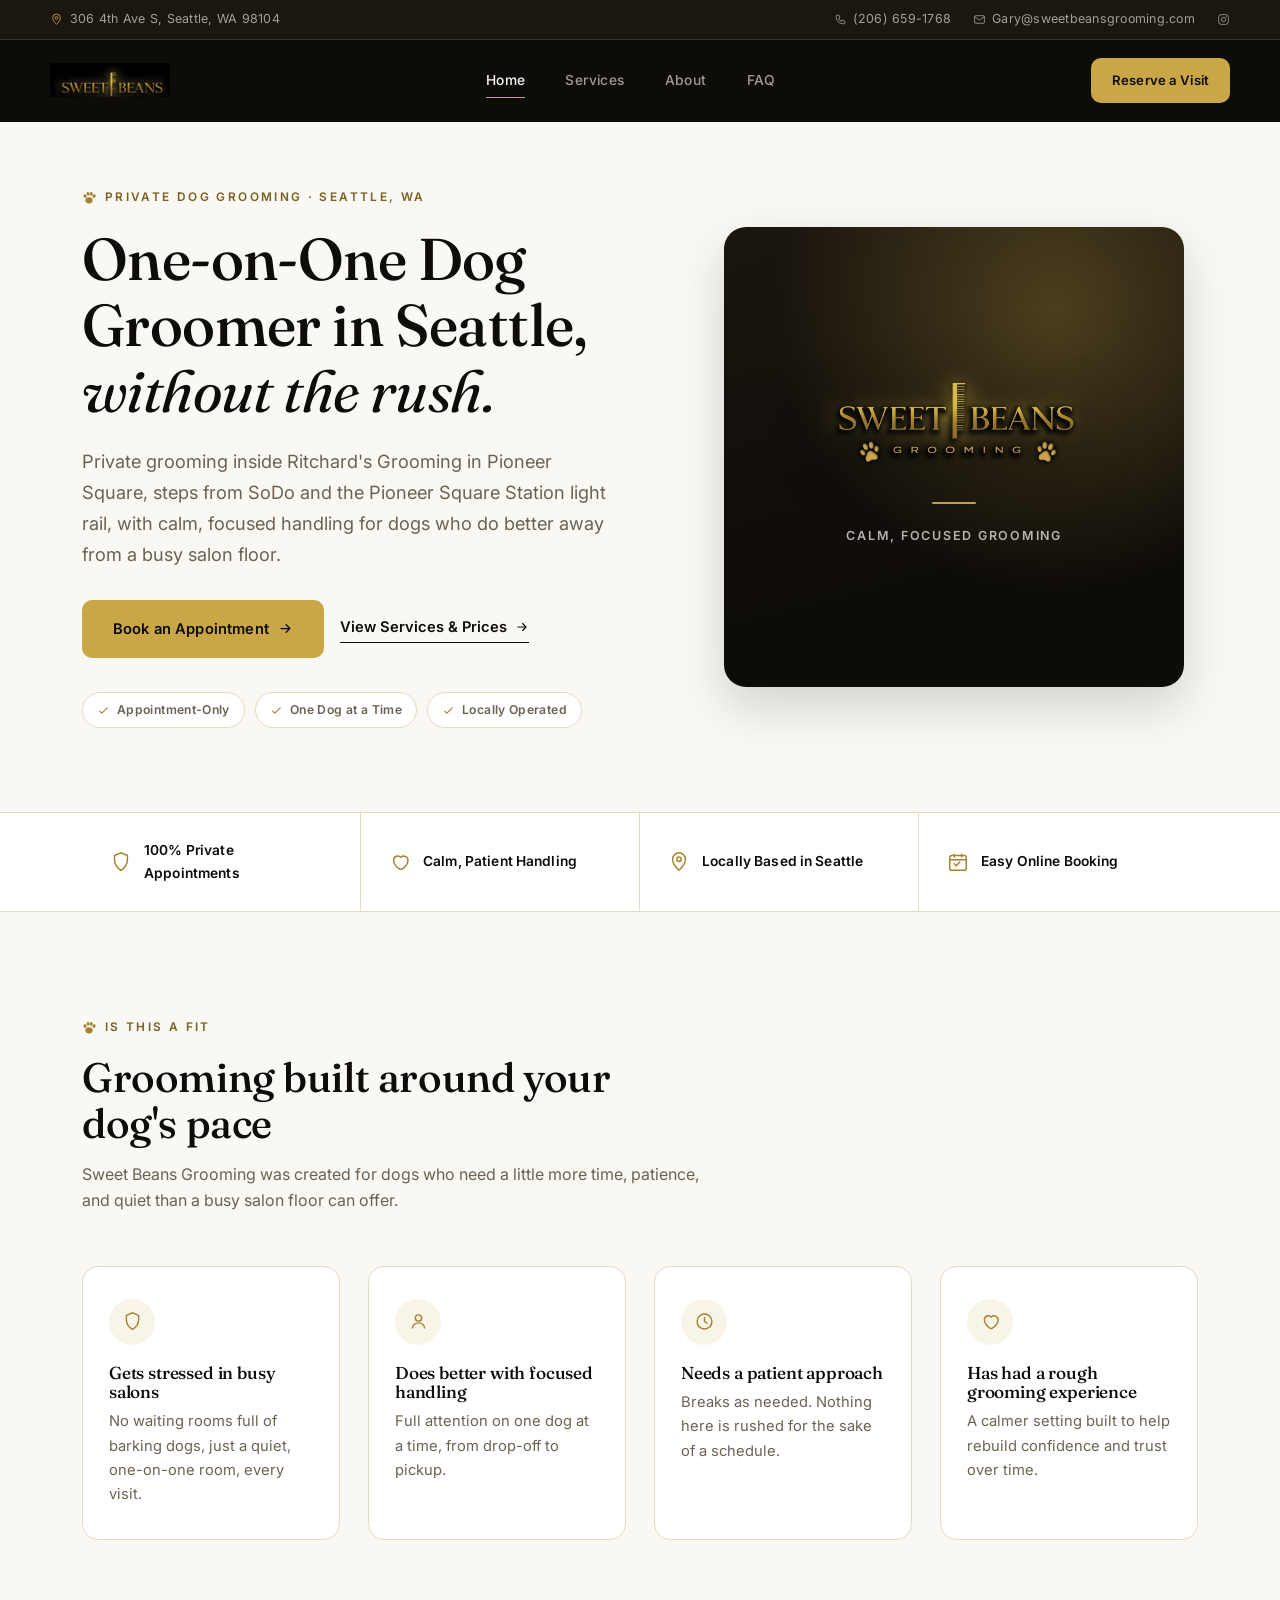
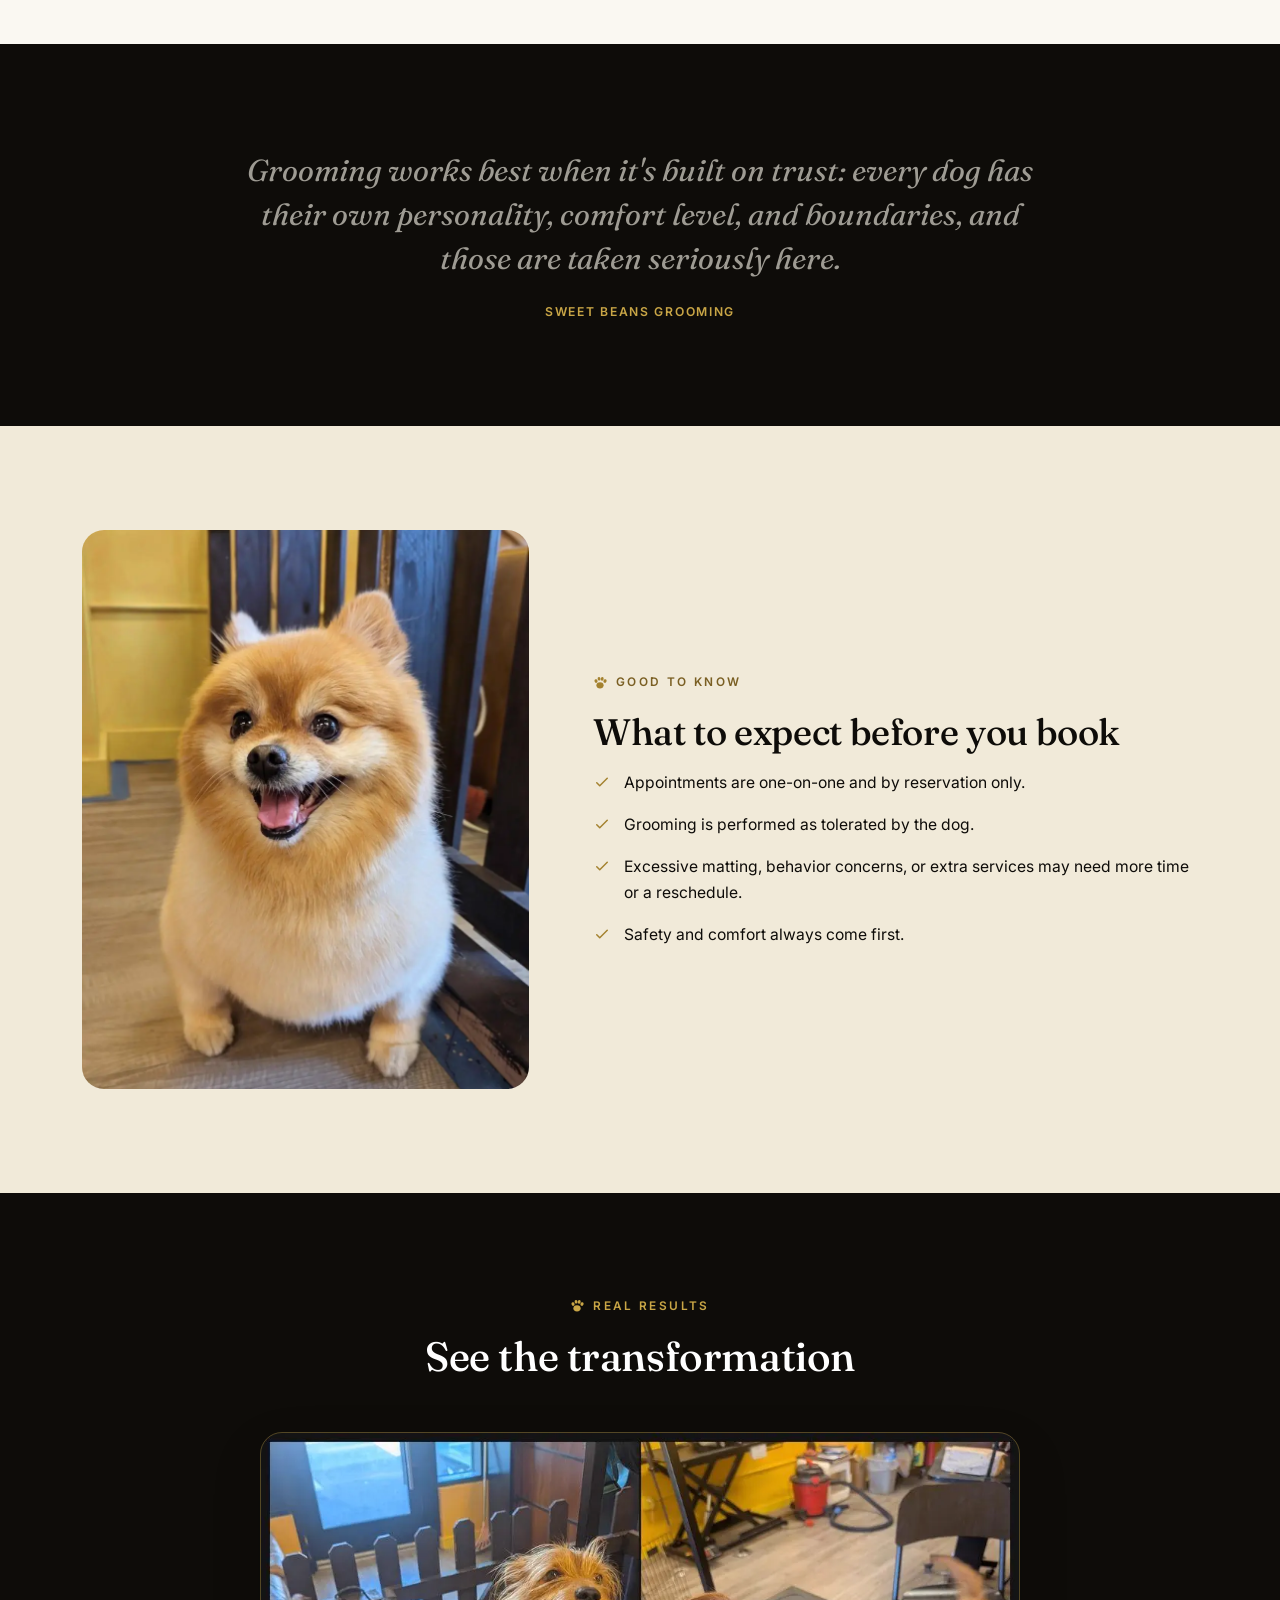
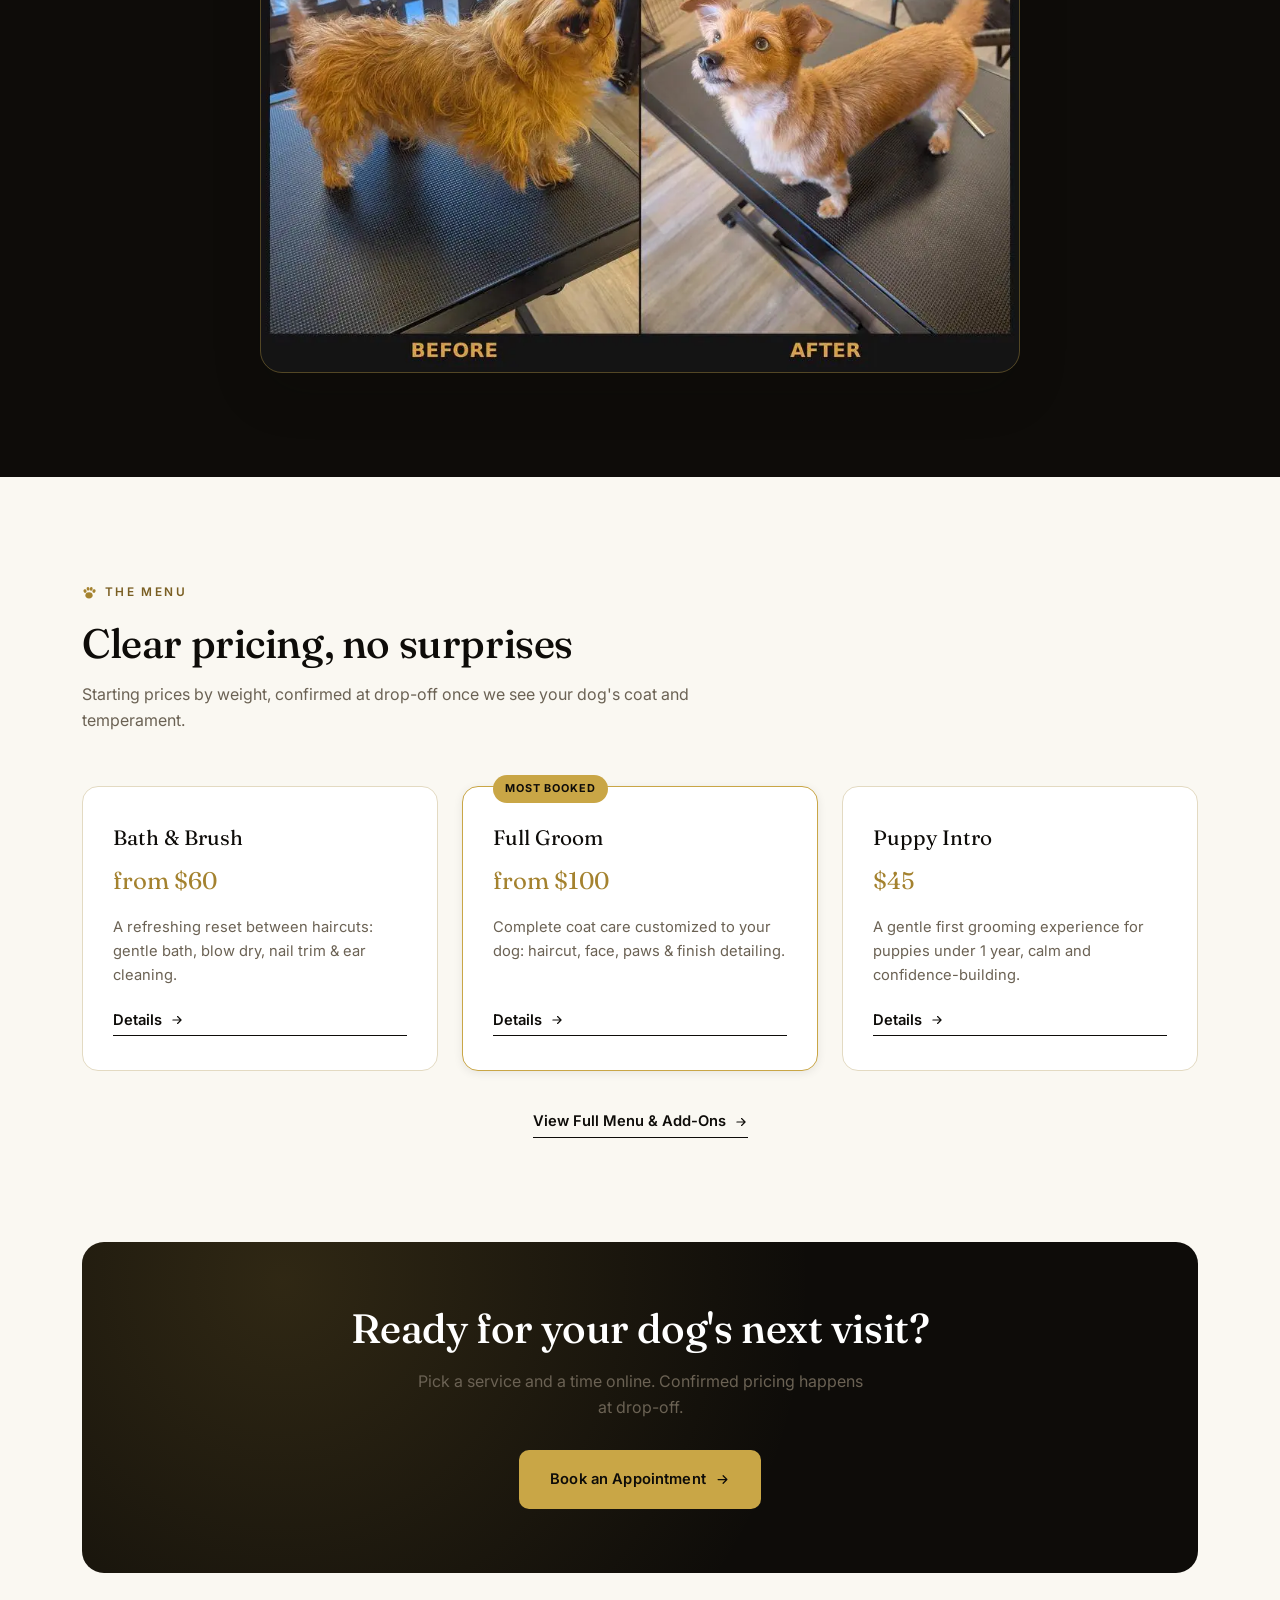
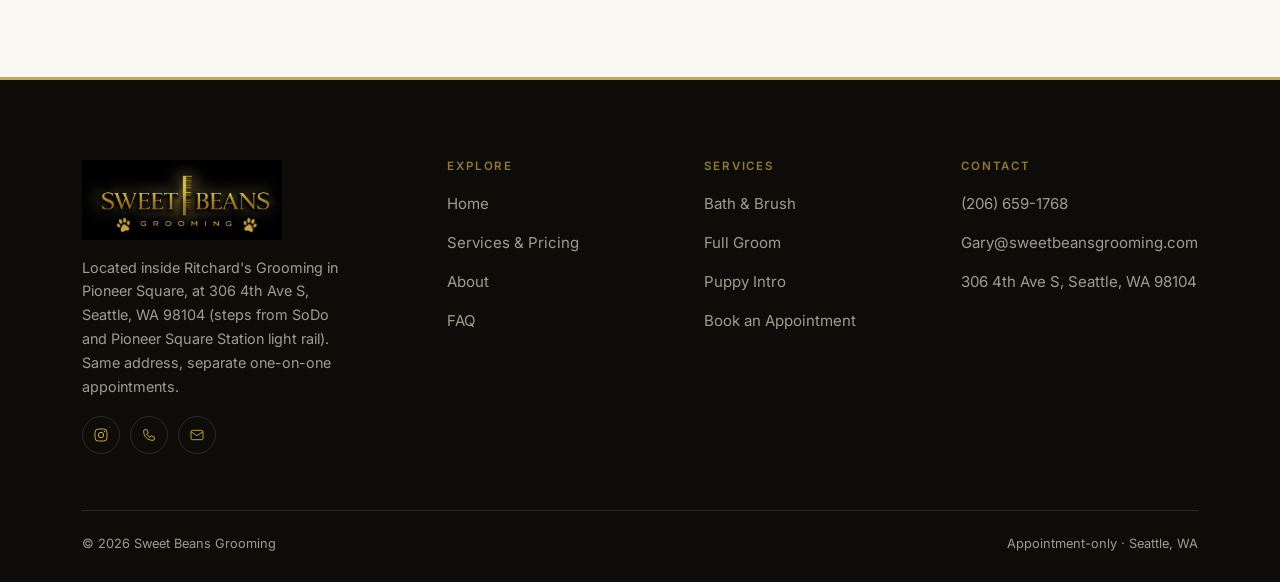
<file: index.html>
<!DOCTYPE html>
<html lang="en">
<head>
<meta charset="UTF-8">
<meta name="viewport" content="width=device-width, initial-scale=1">
<!-- Google tag (gtag.js) -->
<script async src="https://www.googletagmanager.com/gtag/js?id=G-MSZGER5S0D"></script>
<script>
  window.dataLayer = window.dataLayer || [];
  function gtag(){dataLayer.push(arguments);}
  gtag('js', new Date());

  gtag('config', 'G-MSZGER5S0D');
</script>
<title>Private Dog Groomer Seattle | Sweet Beans Grooming</title>
<meta name="description" content="One-on-one, appointment-only dog grooming in Seattle. Calm, unrushed care for dogs who do better outside a busy salon. Book online.">
<meta name="theme-color" content="#0E0C09">
<meta name="geo.region" content="US-WA">
<meta name="geo.placename" content="Seattle">
<meta property="og:type" content="website">
<meta property="og:locale" content="en_US">
<meta property="og:title" content="Private Dog Groomer Seattle | Sweet Beans Grooming">
<meta property="og:description" content="One-on-one, appointment-only dog grooming in Seattle. Calm, unrushed care for dogs who do better outside a busy salon.">
<meta property="og:image" content="https://www.sweetbeansgrooming.com/images/og-share.jpg">
<meta property="og:image:width" content="1200">
<meta property="og:image:height" content="630">
<meta property="og:url" content="https://www.sweetbeansgrooming.com">
<meta name="twitter:card" content="summary_large_image">
<link rel="icon" href="favicon.svg?v=sb1" type="image/svg+xml">
<link rel="icon" href="favicon.ico?v=sb1" sizes="any">
<link rel="apple-touch-icon" href="apple-touch-icon.png">
<link rel="preconnect" href="https://fonts.googleapis.com">
<link rel="preconnect" href="https://fonts.gstatic.com" crossorigin>
<link href="https://fonts.googleapis.com/css2?family=Fraunces:ital,opsz,wght@0,9..144,400..600;1,9..144,400..600&family=Inter:wght@400;500;600;700&display=swap" rel="stylesheet">
<link rel="stylesheet" href="styles.css">
<script type="application/ld+json">
{
  "@context": "https://schema.org",
  "@type": "LocalBusiness",
  "@id": "https://www.sweetbeansgrooming.com/#business",
  "name": "Sweet Beans Grooming",
  "image": "https://www.sweetbeansgrooming.com/images/og-share.jpg",
  "telephone": "+1-206-659-1768",
  "email": "Gary@sweetbeansgrooming.com",
  "url": "https://www.sweetbeansgrooming.com",
  "address": { "@type": "PostalAddress", "streetAddress": "306 4th Ave S", "addressLocality": "Seattle", "addressRegion": "WA", "postalCode": "98104", "addressCountry": "US" },
  "geo": { "@type": "GeoCoordinates", "latitude": 47.5998929, "longitude": -122.3288158 },
  "areaServed": { "@type": "City", "name": "Seattle" },
  "sameAs": ["https://www.instagram.com/sweetbeansgrooming/"],
  "priceRange": "$20-$140",
  "openingHoursSpecification": [
    { "@type": "OpeningHoursSpecification", "dayOfWeek": ["Thursday", "Friday", "Saturday", "Sunday", "Monday"], "opens": "09:00", "closes": "18:00" }
  ],
  "makesOffer": [
    {
      "@type": "Offer",
      "price": "60",
      "priceCurrency": "USD",
      "itemOffered": { "@type": "Service", "name": "Bath & Brush", "description": "Gentle bath, blow dry & brush out, nail trim, ear cleaning, and teeth cleaning." }
    },
    {
      "@type": "Offer",
      "price": "100",
      "priceCurrency": "USD",
      "itemOffered": { "@type": "Service", "name": "Full Groom", "description": "Complete coat care: full haircut customized to the dog, teeth cleaning, face, paws & finish detailing." }
    },
    {
      "@type": "Offer",
      "price": "45",
      "priceCurrency": "USD",
      "itemOffered": { "@type": "Service", "name": "Puppy Intro", "description": "Gentle first grooming experience for puppies under 1 year." }
    },
    {
      "@type": "Offer",
      "price": "50",
      "priceCurrency": "USD",
      "itemOffered": { "@type": "Service", "name": "Paw Trim & Clean", "description": "Paw wash, gentle drying, trim around paws and between pads, Sweet Bean Paw Care conditioner." }
    }
  ]
}
</script>
</head>
<body>

<a href="#main" class="skip-link">Skip to content</a>

<div class="topbar">
  <div class="container topbar-inner">
    <a href="https://maps.app.goo.gl/dLad91N9a52otWgG6" class="topbar-loc" aria-label="306 4th Ave S, Seattle, WA 98104">
      <svg width="13" height="13" viewBox="0 0 24 24" fill="none"><path d="M12 21s7-6.2 7-12a7 7 0 10-14 0c0 5.8 7 12 7 12z" stroke="currentColor" stroke-width="1.6"/><circle cx="12" cy="9" r="2.4" stroke="currentColor" stroke-width="1.6"/></svg>
      <span class="full">306 4th Ave S, Seattle, WA 98104</span>
    </a>
    <div class="topbar-contact">
      <a href="tel:+12066591768"><svg width="13" height="13" viewBox="0 0 24 24" fill="none"><path d="M6 4h3l2 5-2.5 1.5a11 11 0 005 5L15 13l5 2v3a2 2 0 01-2 2C9.5 20 4 14.5 4 6a2 2 0 012-2z" stroke="currentColor" stroke-width="1.5"/></svg>(206) 659-1768</a>
      <a href="mailto:Gary@sweetbeansgrooming.com" class="topbar-mail"><svg width="13" height="13" viewBox="0 0 24 24" fill="none"><rect x="3" y="5" width="18" height="14" rx="2" stroke="currentColor" stroke-width="1.5"/><path d="M3 7l9 6 9-6" stroke="currentColor" stroke-width="1.5"/></svg>Gary@sweetbeansgrooming.com</a>
      <a href="https://www.instagram.com/sweetbeansgrooming/" aria-label="Instagram"><svg width="13" height="13" viewBox="0 0 24 24" fill="none"><rect x="3" y="3" width="18" height="18" rx="5" stroke="currentColor" stroke-width="1.5"/><circle cx="12" cy="12" r="4" stroke="currentColor" stroke-width="1.5"/><circle cx="17.2" cy="6.8" r="1" fill="currentColor"/></svg></a>
    </div>
  </div>
</div>

<div class="nav-wrap" id="navWrap">
  <div class="container nav">
    <a href="index.html" class="brand">
      <img src="logo_wordmark.png" alt="Sweet Beans Grooming" class="nav-logo" width="239" height="68">
    </a>
    <nav class="nav-links">
      <a href="index.html" class="active">Home</a>
      <a href="services.html">Services</a>
      <a href="about.html">About</a>
      <a href="faq.html">FAQ</a>
    </nav>
    <div class="nav-cta">
      <a href="booking.html" class="btn btn-primary btn-sm">Reserve a Visit</a>
      <button class="nav-toggle" aria-label="Open menu" onclick="document.getElementById('mobilePanel').classList.add('open')">
        <svg width="24" height="24" viewBox="0 0 24 24" fill="none"><path d="M3 6h18M3 12h18M3 18h18" stroke="#F7F3E9" stroke-width="1.6" stroke-linecap="round"/></svg>
      </button>
    </div>
  </div>
</div>

<div class="mobile-panel" id="mobilePanel">
  <div class="mobile-panel-head">
    <img src="logo_wordmark.png" alt="Sweet Beans Grooming" class="nav-logo" width="239" height="68">
    <button class="nav-toggle" style="display:block" aria-label="Close menu" onclick="document.getElementById('mobilePanel').classList.remove('open')">
      <svg width="24" height="24" viewBox="0 0 24 24" fill="none"><path d="M5 5l14 14M19 5L5 19" stroke="#F7F3E9" stroke-width="1.6" stroke-linecap="round"/></svg>
    </button>
  </div>
  <nav class="mobile-links">
    <a href="index.html">Home</a>
    <a href="services.html">Services</a>
    <a href="about.html">About</a>
    <a href="faq.html">FAQ</a>
  </nav>
  <div class="mobile-divider"></div>
  <div class="mobile-contact">
    <a href="tel:+12066591768"><svg viewBox="0 0 24 24" fill="none"><path d="M6 4h3l2 5-2.5 1.5a11 11 0 005 5L15 13l5 2v3a2 2 0 01-2 2C9.5 20 4 14.5 4 6a2 2 0 012-2z" stroke="currentColor" stroke-width="1.5"/></svg>(206) 659-1768</a>
    <a href="mailto:Gary@sweetbeansgrooming.com"><svg viewBox="0 0 24 24" fill="none"><rect x="3" y="5" width="18" height="14" rx="2" stroke="currentColor" stroke-width="1.5"/><path d="M3 7l9 6 9-6" stroke="currentColor" stroke-width="1.5"/></svg>Gary@sweetbeansgrooming.com</a>
    <a href="https://maps.app.goo.gl/dLad91N9a52otWgG6"><svg viewBox="0 0 24 24" fill="none"><path d="M12 21s7-6.2 7-12a7 7 0 10-14 0c0 5.8 7 12 7 12z" stroke="currentColor" stroke-width="1.5"/><circle cx="12" cy="9" r="2.4" stroke="currentColor" stroke-width="1.5"/></svg>306 4th Ave S, Seattle, WA 98104</a>
  </div>
</div>

<main id="main">

<!-- HERO -->
<section class="hero">
  <div class="container hero-grid">
    <div class="hero-copy fade-up in">
      <div class="eyebrow">Private Dog Grooming &middot; Seattle, WA</div>
      <h1>One-on-One Dog Groomer in Seattle, <em>without the rush.</em></h1>
      <p class="lede">Private grooming inside Ritchard's Grooming in Pioneer Square, steps from SoDo and the Pioneer Square Station light rail, with calm, focused handling for dogs who do better away from a busy salon floor.</p>
      <div class="hero-actions">
        <a href="booking.html" class="btn btn-primary">Book an Appointment <svg width="15" height="15" viewBox="0 0 24 24" fill="none"><path d="M5 12h14M13 6l6 6-6 6" stroke="currentColor" stroke-width="2" stroke-linecap="round" stroke-linejoin="round"/></svg></a>
        <a href="services.html" class="link-cta">View Services &amp; Prices <svg viewBox="0 0 24 24" fill="none"><path d="M5 12h14M13 6l6 6-6 6" stroke="currentColor" stroke-width="2" stroke-linecap="round" stroke-linejoin="round"/></svg></a>
      </div>
      <div class="hero-badges">
        <span class="hero-badge"><svg viewBox="0 0 24 24" fill="none"><path d="M5 13l4 4L19 7" stroke="currentColor" stroke-width="2" stroke-linecap="round" stroke-linejoin="round"/></svg>Appointment-Only</span>
        <span class="hero-badge"><svg viewBox="0 0 24 24" fill="none"><path d="M5 13l4 4L19 7" stroke="currentColor" stroke-width="2" stroke-linecap="round" stroke-linejoin="round"/></svg>One Dog at a Time</span>
        <span class="hero-badge"><svg viewBox="0 0 24 24" fill="none"><path d="M5 13l4 4L19 7" stroke="currentColor" stroke-width="2" stroke-linecap="round" stroke-linejoin="round"/></svg>Locally Operated</span>
      </div>
    </div>
    <div class="hero-visual fade-up in">
      <div class="hero-panel logo-fill">
        <img src="images/logo_full_glow_trans.webp" alt="Sweet Beans Grooming" class="hero-logo" width="1063" height="426">
        <span class="hero-divider"></span>
        <span class="hero-kicker">Calm, Focused Grooming</span>
      </div>
    </div>
  </div>
</section>

<!-- TRUST STRIP -->
<section class="trust-strip">
  <div class="container">
    <div class="trust-strip-inner fade-up">
      <div class="trust-item">
        <svg viewBox="0 0 24 24" fill="none"><path d="M12 21c-4-2.4-7-6.6-7-11.4V5l7-3 7 3v4.6C19 14.4 16 18.6 12 21z" stroke="currentColor" stroke-width="1.6"/></svg>
        <span>100% Private Appointments</span>
      </div>
      <div class="trust-item">
        <svg viewBox="0 0 24 24" fill="none"><path d="M12 20s-7-4.4-7-10a4.6 4.6 0 017.9-3.2A4.6 4.6 0 0120.7 10c0 5.6-7 10-7 10z" stroke="currentColor" stroke-width="1.6"/></svg>
        <span>Calm, Patient Handling</span>
      </div>
      <div class="trust-item">
        <svg viewBox="0 0 24 24" fill="none"><path d="M12 21s7-6.2 7-12a7 7 0 10-14 0c0 5.8 7 12 7 12z" stroke="currentColor" stroke-width="1.6"/><circle cx="12" cy="9" r="2.4" stroke="currentColor" stroke-width="1.6"/></svg>
        <span>Locally Based in Seattle</span>
      </div>
      <div class="trust-item">
        <svg viewBox="0 0 24 24" fill="none"><rect x="3" y="5" width="18" height="16" rx="2" stroke="currentColor" stroke-width="1.6"/><path d="M3 9.5h18M8 3v4M16 3v4" stroke="currentColor" stroke-width="1.6"/><path d="M8 14l2 2 4-4" stroke="currentColor" stroke-width="1.6" stroke-linecap="round" stroke-linejoin="round"/></svg>
        <span>Easy Online Booking</span>
      </div>
    </div>
  </div>
</section>

<!-- IS THIS A FIT -->
<section class="section section-light">
  <div class="container">
    <div class="section-head fade-up">
      <div class="eyebrow">Is This a Fit</div>
      <h2>Grooming built around your dog's pace</h2>
      <p>Sweet Beans Grooming was created for dogs who need a little more time, patience, and quiet than a busy salon floor can offer.</p>
    </div>
    <div class="feature-grid">
      <div class="feature-card fade-up">
        <div class="icon"><svg viewBox="0 0 24 24" fill="none"><path d="M12 21c-4-2.4-7-6.6-7-11.4V5l7-3 7 3v4.6C19 14.4 16 18.6 12 21z" stroke="currentColor" stroke-width="1.6"/></svg></div>
        <h3>Gets stressed in busy salons</h3>
        <p>No waiting rooms full of barking dogs, just a quiet, one-on-one room, every visit.</p>
      </div>
      <div class="feature-card fade-up">
        <div class="icon"><svg viewBox="0 0 24 24" fill="none"><circle cx="12" cy="8" r="3.6" stroke="currentColor" stroke-width="1.6"/><path d="M5 20c0-3.6 3.1-6.4 7-6.4s7 2.8 7 6.4" stroke="currentColor" stroke-width="1.6"/></svg></div>
        <h3>Does better with focused handling</h3>
        <p>Full attention on one dog at a time, from drop-off to pickup.</p>
      </div>
      <div class="feature-card fade-up">
        <div class="icon"><svg viewBox="0 0 24 24" fill="none"><circle cx="12" cy="12" r="8.5" stroke="currentColor" stroke-width="1.6"/><path d="M12 7.5V12l3.2 2" stroke="currentColor" stroke-width="1.6" stroke-linecap="round"/></svg></div>
        <h3>Needs a patient approach</h3>
        <p>Breaks as needed. Nothing here is rushed for the sake of a schedule.</p>
      </div>
      <div class="feature-card fade-up">
        <div class="icon"><svg viewBox="0 0 24 24" fill="none"><path d="M12 20s-7-4.4-7-10a4.6 4.6 0 017.9-3.2A4.6 4.6 0 0120.7 10c0 5.6-7 10-7 10z" stroke="currentColor" stroke-width="1.6"/></svg></div>
        <h3>Has had a rough grooming experience</h3>
        <p>A calmer setting built to help rebuild confidence and trust over time.</p>
      </div>
    </div>
  </div>
</section>

<!-- PULL QUOTE -->
<section class="section section-dark">
  <div class="container">
    <div class="quote fade-up in">
      <p class="quote-text">Grooming works best when it's built on trust: every dog has their own personality, comfort level, and boundaries, and those are taken seriously here.</p>
      <div class="quote-attrib">Sweet Beans Grooming</div>
    </div>
  </div>
</section>

<!-- WHAT TO EXPECT -->
<section class="section section-alt">
  <div class="container">
    <div class="split">
      <div class="split-art fade-up">
        <img src="images/hero-pomeranian.webp" alt="A happy, freshly-groomed Pomeranian at Sweet Beans Grooming" width="900" height="1195" loading="lazy">
      </div>
      <div class="split-copy fade-up">
        <div class="eyebrow">Good to Know</div>
        <h2>What to expect before you book</h2>
        <ul class="checklist">
          <li><svg viewBox="0 0 24 24" fill="none"><path d="M5 13l4 4L19 7" stroke="currentColor" stroke-width="2" stroke-linecap="round" stroke-linejoin="round"/></svg> Appointments are one-on-one and by reservation only.</li>
          <li><svg viewBox="0 0 24 24" fill="none"><path d="M5 13l4 4L19 7" stroke="currentColor" stroke-width="2" stroke-linecap="round" stroke-linejoin="round"/></svg> Grooming is performed as tolerated by the dog.</li>
          <li><svg viewBox="0 0 24 24" fill="none"><path d="M5 13l4 4L19 7" stroke="currentColor" stroke-width="2" stroke-linecap="round" stroke-linejoin="round"/></svg> Excessive matting, behavior concerns, or extra services may need more time or a reschedule.</li>
          <li><svg viewBox="0 0 24 24" fill="none"><path d="M5 13l4 4L19 7" stroke="currentColor" stroke-width="2" stroke-linecap="round" stroke-linejoin="round"/></svg> Safety and comfort always come first.</li>
        </ul>
      </div>
    </div>
  </div>
</section>

<!-- REAL RESULTS -->
<section class="section section-dark">
  <div class="container">
    <div class="section-head center fade-up">
      <div class="eyebrow" style="justify-content:center; display:flex;">Real Results</div>
      <h2>See the transformation</h2>
    </div>
    <div class="results-frame fade-up">
      <img src="images/real-results.webp" alt="A scruffy, matted terrier before grooming next to the same dog neatly trimmed after a full groom at Sweet Beans Grooming" width="1000" height="712" loading="lazy">
    </div>
  </div>
</section>

<!-- PRICING PREVIEW -->
<section class="section section-light">
  <div class="container">
    <div class="section-head fade-up">
      <div class="eyebrow">The Menu</div>
      <h2>Clear pricing, no surprises</h2>
      <p>Starting prices by weight, confirmed at drop-off once we see your dog's coat and temperament.</p>
    </div>
    <div class="price-grid">
      <div class="price-card fade-up">
        <div class="name">Bath &amp; Brush</div>
        <div class="price">from $60</div>
        <p>A refreshing reset between haircuts: gentle bath, blow dry, nail trim &amp; ear cleaning.</p>
        <a href="services.html" class="link-cta">Details <svg viewBox="0 0 24 24" fill="none"><path d="M5 12h14M13 6l6 6-6 6" stroke="currentColor" stroke-width="2" stroke-linecap="round" stroke-linejoin="round"/></svg></a>
      </div>
      <div class="price-card featured fade-up">
        <span class="badge">Most Booked</span>
        <div class="name">Full Groom</div>
        <div class="price">from $100</div>
        <p>Complete coat care customized to your dog: haircut, face, paws &amp; finish detailing.</p>
        <a href="services.html" class="link-cta">Details <svg viewBox="0 0 24 24" fill="none"><path d="M5 12h14M13 6l6 6-6 6" stroke="currentColor" stroke-width="2" stroke-linecap="round" stroke-linejoin="round"/></svg></a>
      </div>
      <div class="price-card fade-up">
        <div class="name">Puppy Intro</div>
        <div class="price">$45</div>
        <p>A gentle first grooming experience for puppies under 1 year, calm and confidence-building.</p>
        <a href="services.html" class="link-cta">Details <svg viewBox="0 0 24 24" fill="none"><path d="M5 12h14M13 6l6 6-6 6" stroke="currentColor" stroke-width="2" stroke-linecap="round" stroke-linejoin="round"/></svg></a>
      </div>
    </div>
    <div style="margin-top:36px; text-align:center;">
      <a href="services.html" class="link-cta">View Full Menu &amp; Add-Ons <svg viewBox="0 0 24 24" fill="none"><path d="M5 12h14M13 6l6 6-6 6" stroke="currentColor" stroke-width="2" stroke-linecap="round" stroke-linejoin="round"/></svg></a>
    </div>
  </div>
</section>

<!-- CLOSING CTA -->
<section class="section section-light section-tight">
  <div class="container">
    <div class="cta-band fade-up">
      <h2>Ready for your dog's next visit?</h2>
      <p>Pick a service and a time online. Confirmed pricing happens at drop-off.</p>
      <a href="booking.html" class="btn btn-primary">Book an Appointment <svg width="15" height="15" viewBox="0 0 24 24" fill="none"><path d="M5 12h14M13 6l6 6-6 6" stroke="currentColor" stroke-width="2" stroke-linecap="round" stroke-linejoin="round"/></svg></a>
    </div>
  </div>
</section>

</main>

<footer class="site-footer" id="contact">
  <div class="container">
    <div class="footer-grid">
      <div class="footer-about">
        <a href="index.html" aria-label="Sweet Beans Grooming home" class="footer-brand">
          <img src="logo_full_black.jpg" alt="Sweet Beans Grooming" class="footer-logo" width="400" height="160" loading="lazy">
        </a>
        <p>Located inside Ritchard's Grooming in Pioneer Square, at 306 4th Ave S, Seattle, WA 98104 (steps from SoDo and Pioneer Square Station light rail). Same address, separate one-on-one appointments.</p>
        <div class="footer-social">
          <a href="https://www.instagram.com/sweetbeansgrooming/" aria-label="Instagram"><svg viewBox="0 0 24 24" fill="none"><rect x="3" y="3" width="18" height="18" rx="5" stroke="currentColor" stroke-width="1.5"/><circle cx="12" cy="12" r="4" stroke="currentColor" stroke-width="1.5"/><circle cx="17.2" cy="6.8" r="1" fill="currentColor"/></svg></a>
          <a href="tel:+12066591768" aria-label="Phone"><svg viewBox="0 0 24 24" fill="none"><path d="M6 4h3l2 5-2.5 1.5a11 11 0 005 5L15 13l5 2v3a2 2 0 01-2 2C9.5 20 4 14.5 4 6a2 2 0 012-2z" stroke="currentColor" stroke-width="1.4"/></svg></a>
          <a href="mailto:Gary@sweetbeansgrooming.com" aria-label="Email"><svg viewBox="0 0 24 24" fill="none"><rect x="3" y="5" width="18" height="14" rx="2" stroke="currentColor" stroke-width="1.4"/><path d="M3 7l9 6 9-6" stroke="currentColor" stroke-width="1.4"/></svg></a>
        </div>
      </div>
      <div>
        <h3>Explore</h3>
        <ul class="footer-links">
          <li><a href="index.html">Home</a></li>
          <li><a href="services.html">Services &amp; Pricing</a></li>
          <li><a href="about.html">About</a></li>
          <li><a href="faq.html">FAQ</a></li>
        </ul>
      </div>
      <div>
        <h3>Services</h3>
        <ul class="footer-links">
          <li><a href="services.html">Bath &amp; Brush</a></li>
          <li><a href="services.html">Full Groom</a></li>
          <li><a href="services.html">Puppy Intro</a></li>
          <li><a href="booking.html">Book an Appointment</a></li>
        </ul>
      </div>
      <div>
        <h3>Contact</h3>
        <ul class="footer-links">
          <li><a href="tel:+12066591768">(206) 659-1768</a></li>
          <li><a href="mailto:Gary@sweetbeansgrooming.com">Gary@sweetbeansgrooming.com</a></li>
          <li><a href="https://maps.app.goo.gl/dLad91N9a52otWgG6">306 4th Ave S, Seattle, WA 98104</a></li>
        </ul>
      </div>
    </div>
    <div class="footer-bottom">
      <span>&copy; 2026 Sweet Beans Grooming</span>
      <span>Appointment-only &middot; Seattle, WA</span>
    </div>
  </div>
</footer>

<script src="script.js"></script>
</body>
</html>
</file>
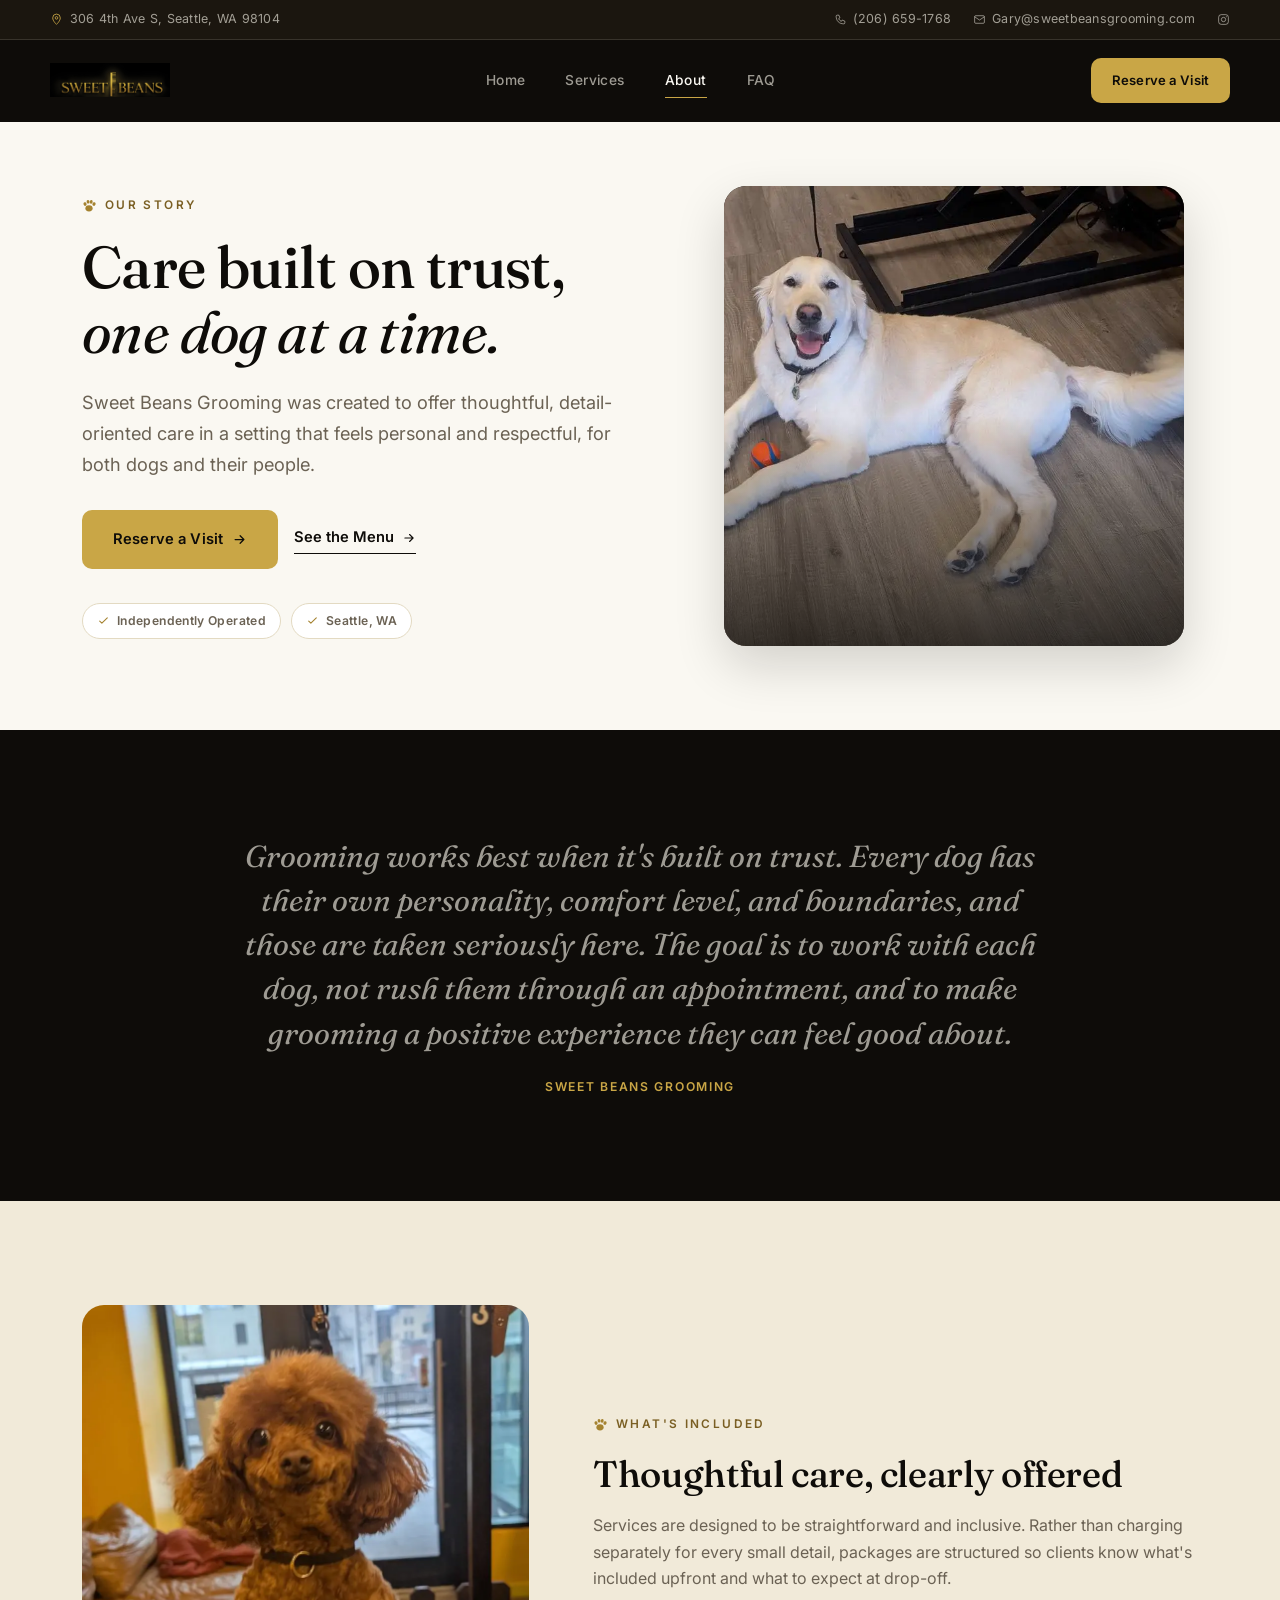
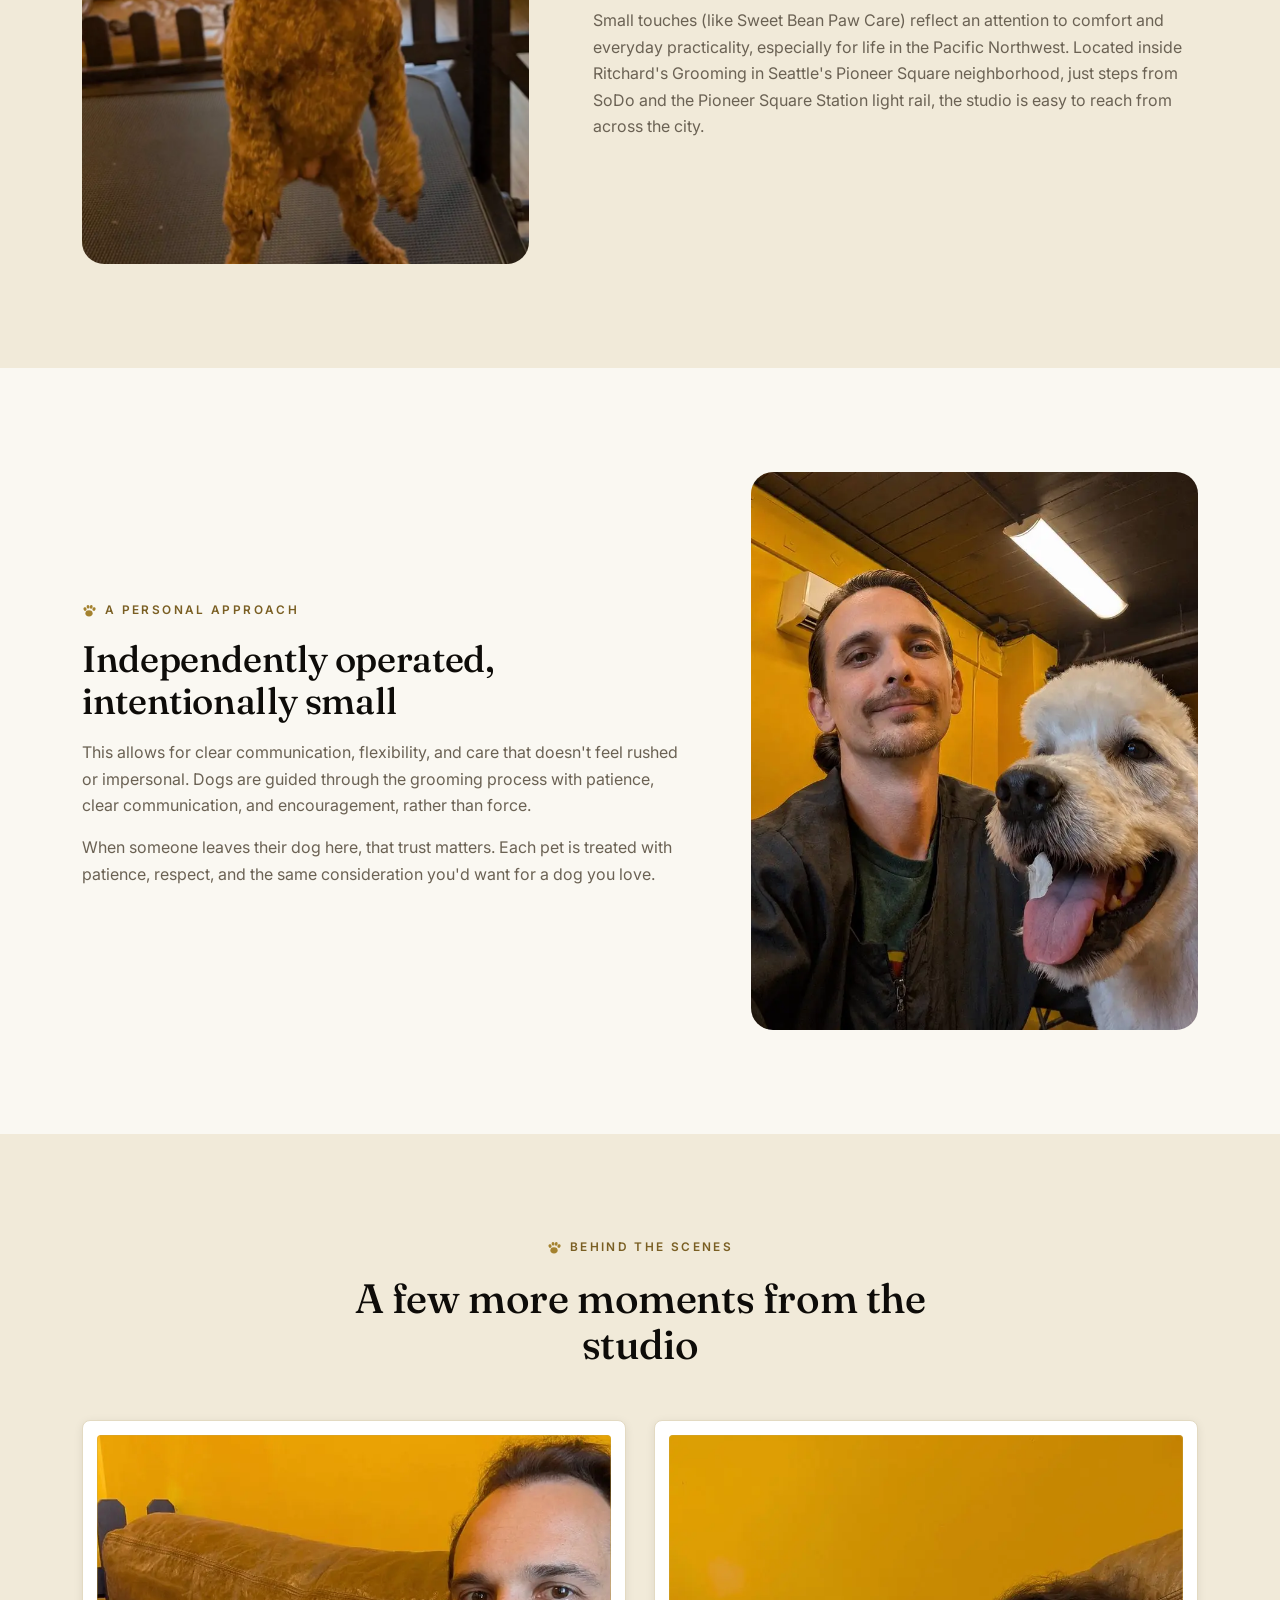
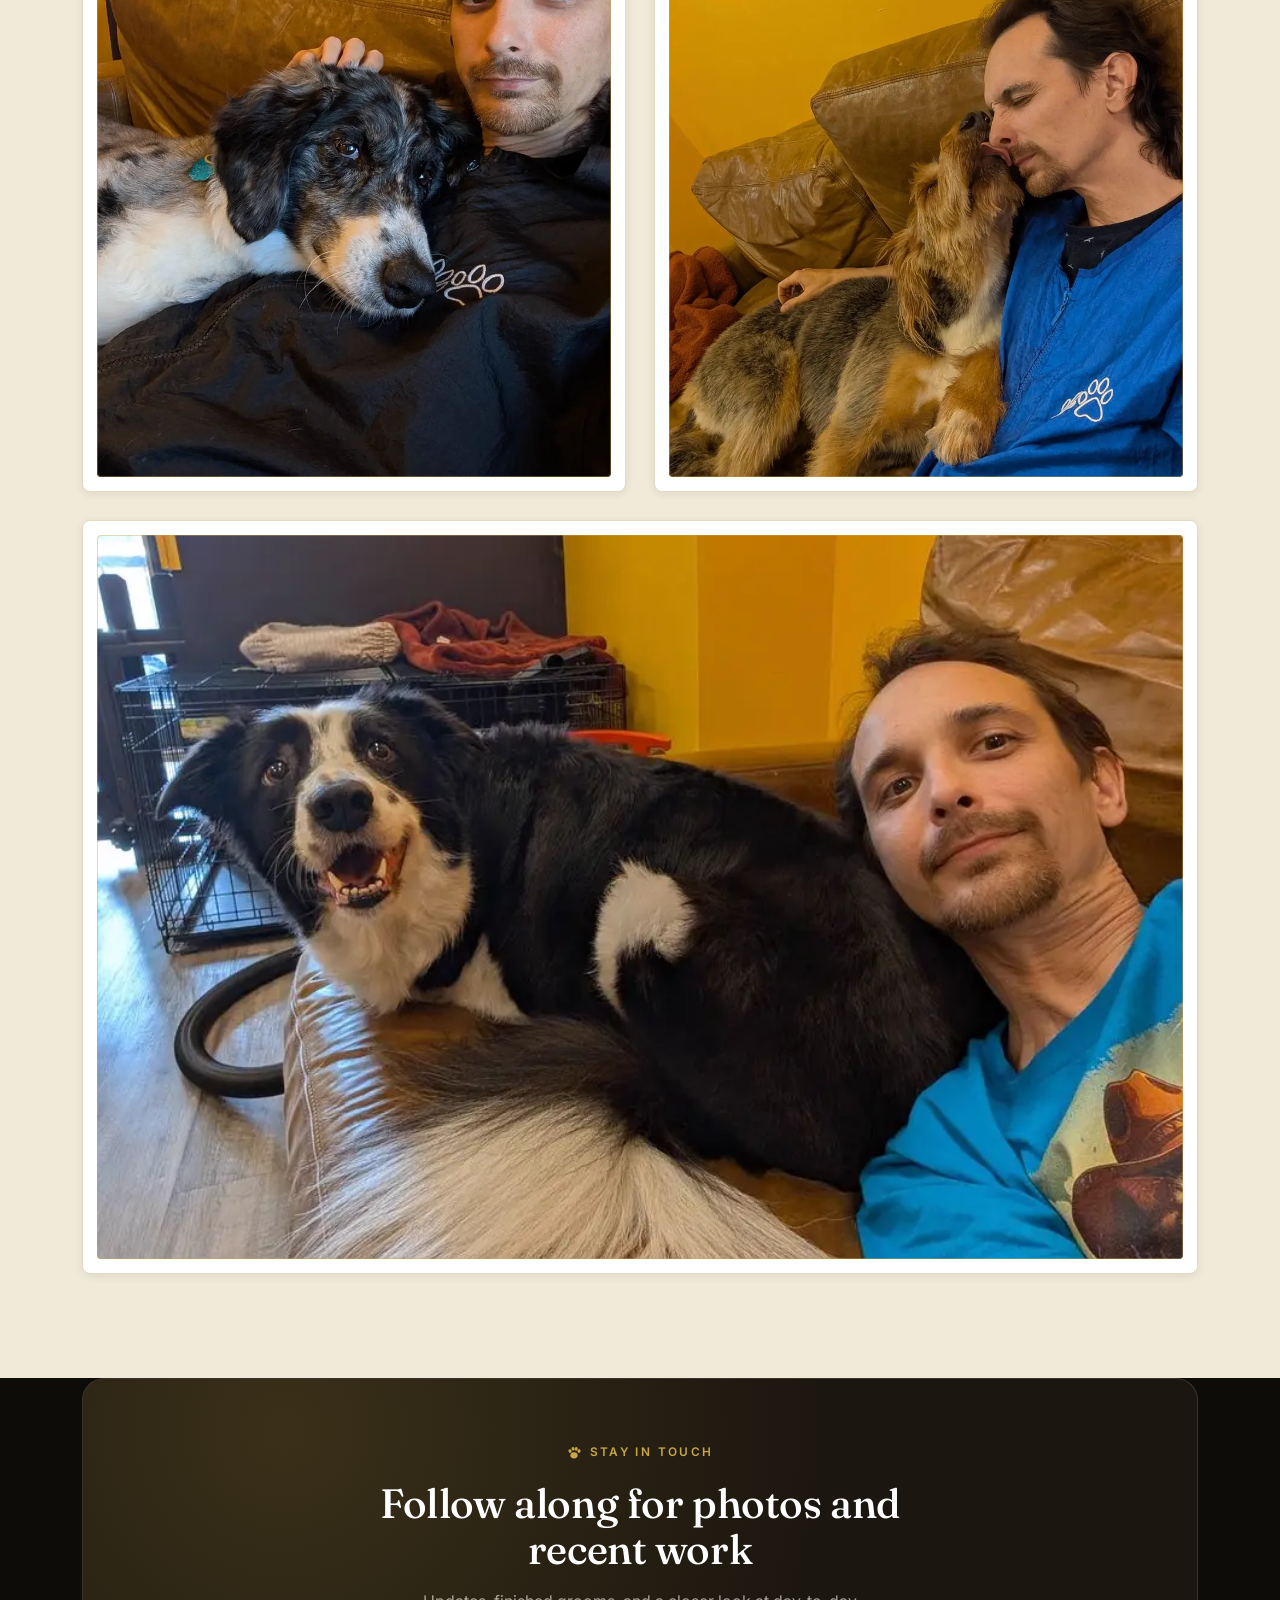
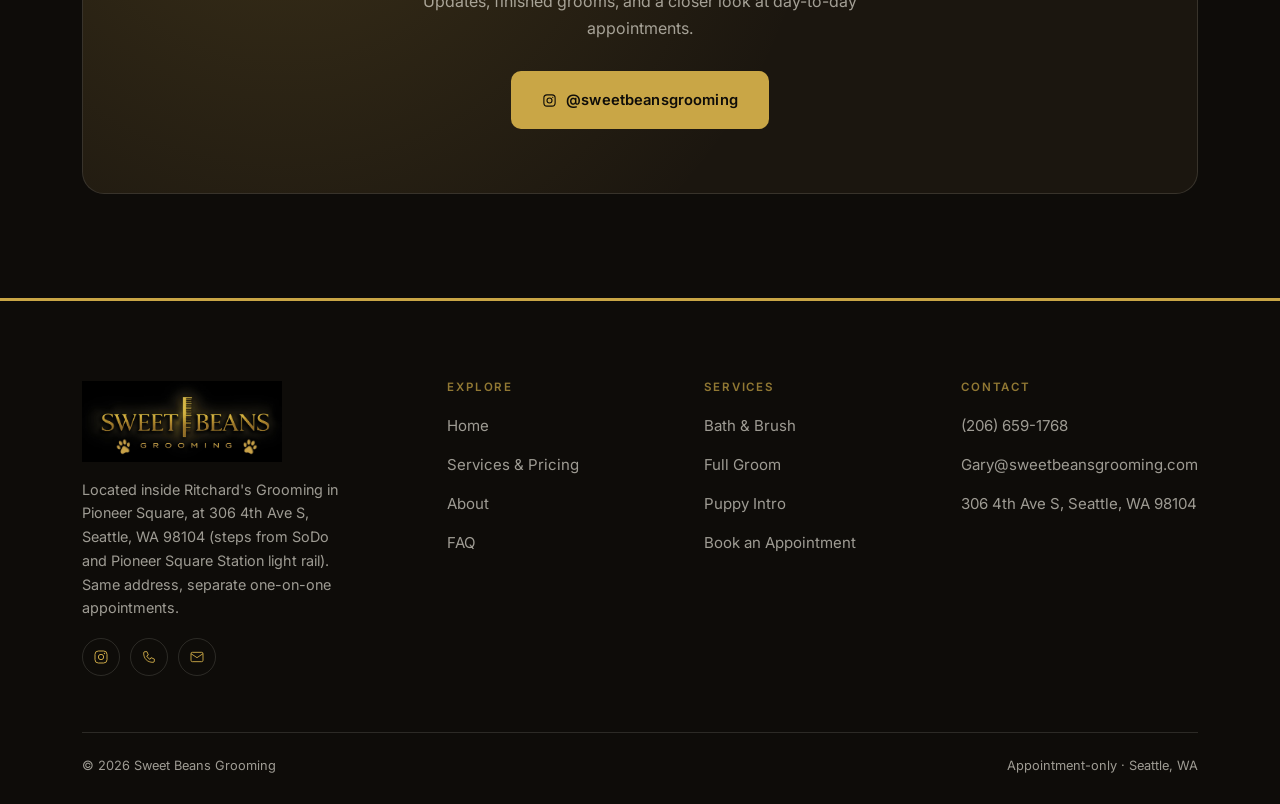
<file: about.html>
<!DOCTYPE html>
<html lang="en">
<head>
<meta charset="UTF-8">
<meta name="viewport" content="width=device-width, initial-scale=1">
<!-- Google tag (gtag.js) -->
<script async src="https://www.googletagmanager.com/gtag/js?id=G-MSZGER5S0D"></script>
<script>
  window.dataLayer = window.dataLayer || [];
  function gtag(){dataLayer.push(arguments);}
  gtag('js', new Date());

  gtag('config', 'G-MSZGER5S0D');
</script>
<title>About Sweet Beans Grooming | Private Dog Groomer in Seattle</title>
<meta name="description" content="Sweet Beans Grooming is an independently operated, appointment-only dog grooming studio in Seattle focused on patient, trust-based care.">
<meta name="theme-color" content="#0E0C09">
<meta name="geo.region" content="US-WA">
<meta name="geo.placename" content="Seattle">
<meta property="og:type" content="website">
<meta property="og:locale" content="en_US">
<meta property="og:title" content="About Sweet Beans Grooming | Private Dog Groomer in Seattle">
<meta property="og:description" content="An independently operated, appointment-only dog grooming studio in Seattle focused on patient, trust-based care.">
<meta property="og:image" content="https://www.sweetbeansgrooming.com/images/og-share.jpg">
<meta property="og:image:width" content="1200">
<meta property="og:image:height" content="630">
<meta property="og:url" content="https://www.sweetbeansgrooming.com/about.html">
<meta name="twitter:card" content="summary_large_image">
<link rel="icon" href="favicon.svg?v=sb1" type="image/svg+xml">
<link rel="icon" href="favicon.ico?v=sb1" sizes="any">
<link rel="apple-touch-icon" href="apple-touch-icon.png">
<link rel="preconnect" href="https://fonts.googleapis.com">
<link rel="preconnect" href="https://fonts.gstatic.com" crossorigin>
<link href="https://fonts.googleapis.com/css2?family=Fraunces:ital,opsz,wght@0,9..144,400..600;1,9..144,400..600&family=Inter:wght@400;500;600;700&display=swap" rel="stylesheet">
<link rel="stylesheet" href="styles.css">
<script type="application/ld+json">
{
  "@context": "https://schema.org",
  "@type": "BreadcrumbList",
  "itemListElement": [
    { "@type": "ListItem", "position": 1, "name": "Home", "item": "https://www.sweetbeansgrooming.com/" },
    { "@type": "ListItem", "position": 2, "name": "About", "item": "https://www.sweetbeansgrooming.com/about.html" }
  ]
}
</script>
</head>
<body>

<a href="#main" class="skip-link">Skip to content</a>

<div class="topbar">
  <div class="container topbar-inner">
    <a href="https://maps.app.goo.gl/dLad91N9a52otWgG6" class="topbar-loc" aria-label="306 4th Ave S, Seattle, WA 98104">
      <svg width="13" height="13" viewBox="0 0 24 24" fill="none"><path d="M12 21s7-6.2 7-12a7 7 0 10-14 0c0 5.8 7 12 7 12z" stroke="currentColor" stroke-width="1.6"/><circle cx="12" cy="9" r="2.4" stroke="currentColor" stroke-width="1.6"/></svg>
      <span class="full">306 4th Ave S, Seattle, WA 98104</span>
    </a>
    <div class="topbar-contact">
      <a href="tel:+12066591768"><svg width="13" height="13" viewBox="0 0 24 24" fill="none"><path d="M6 4h3l2 5-2.5 1.5a11 11 0 005 5L15 13l5 2v3a2 2 0 01-2 2C9.5 20 4 14.5 4 6a2 2 0 012-2z" stroke="currentColor" stroke-width="1.5"/></svg>(206) 659-1768</a>
      <a href="mailto:Gary@sweetbeansgrooming.com" class="topbar-mail"><svg width="13" height="13" viewBox="0 0 24 24" fill="none"><rect x="3" y="5" width="18" height="14" rx="2" stroke="currentColor" stroke-width="1.5"/><path d="M3 7l9 6 9-6" stroke="currentColor" stroke-width="1.5"/></svg>Gary@sweetbeansgrooming.com</a>
      <a href="https://www.instagram.com/sweetbeansgrooming/" aria-label="Instagram"><svg width="13" height="13" viewBox="0 0 24 24" fill="none"><rect x="3" y="3" width="18" height="18" rx="5" stroke="currentColor" stroke-width="1.5"/><circle cx="12" cy="12" r="4" stroke="currentColor" stroke-width="1.5"/><circle cx="17.2" cy="6.8" r="1" fill="currentColor"/></svg></a>
    </div>
  </div>
</div>

<div class="nav-wrap" id="navWrap">
  <div class="container nav">
    <a href="index.html" class="brand">
      <img src="logo_wordmark.png" alt="Sweet Beans Grooming" class="nav-logo" width="239" height="68">
    </a>
    <nav class="nav-links">
      <a href="index.html">Home</a>
      <a href="services.html">Services</a>
      <a href="about.html" class="active">About</a>
      <a href="faq.html">FAQ</a>
    </nav>
    <div class="nav-cta">
      <a href="booking.html" class="btn btn-primary btn-sm">Reserve a Visit</a>
      <button class="nav-toggle" aria-label="Open menu" onclick="document.getElementById('mobilePanel').classList.add('open')">
        <svg width="24" height="24" viewBox="0 0 24 24" fill="none"><path d="M3 6h18M3 12h18M3 18h18" stroke="#F7F3E9" stroke-width="1.6" stroke-linecap="round"/></svg>
      </button>
    </div>
  </div>
</div>

<div class="mobile-panel" id="mobilePanel">
  <div class="mobile-panel-head">
    <img src="logo_wordmark.png" alt="Sweet Beans Grooming" class="nav-logo" width="239" height="68">
    <button class="nav-toggle" style="display:block" aria-label="Close menu" onclick="document.getElementById('mobilePanel').classList.remove('open')">
      <svg width="24" height="24" viewBox="0 0 24 24" fill="none"><path d="M5 5l14 14M19 5L5 19" stroke="#F7F3E9" stroke-width="1.6" stroke-linecap="round"/></svg>
    </button>
  </div>
  <nav class="mobile-links">
    <a href="index.html">Home</a>
    <a href="services.html">Services</a>
    <a href="about.html">About</a>
    <a href="faq.html">FAQ</a>
  </nav>
  <div class="mobile-divider"></div>
  <div class="mobile-contact">
    <a href="tel:+12066591768"><svg viewBox="0 0 24 24" fill="none"><path d="M6 4h3l2 5-2.5 1.5a11 11 0 005 5L15 13l5 2v3a2 2 0 01-2 2C9.5 20 4 14.5 4 6a2 2 0 012-2z" stroke="currentColor" stroke-width="1.5"/></svg>(206) 659-1768</a>
    <a href="mailto:Gary@sweetbeansgrooming.com"><svg viewBox="0 0 24 24" fill="none"><rect x="3" y="5" width="18" height="14" rx="2" stroke="currentColor" stroke-width="1.5"/><path d="M3 7l9 6 9-6" stroke="currentColor" stroke-width="1.5"/></svg>Gary@sweetbeansgrooming.com</a>
    <a href="https://maps.app.goo.gl/dLad91N9a52otWgG6"><svg viewBox="0 0 24 24" fill="none"><path d="M12 21s7-6.2 7-12a7 7 0 10-14 0c0 5.8 7 12 7 12z" stroke="currentColor" stroke-width="1.5"/><circle cx="12" cy="9" r="2.4" stroke="currentColor" stroke-width="1.5"/></svg>306 4th Ave S, Seattle, WA 98104</a>
  </div>
</div>

<main id="main">

<!-- INTRO -->
<section class="hero">
  <div class="container hero-grid">
    <div class="hero-copy fade-up in">
      <div class="eyebrow">Our Story</div>
      <h1>Care built on trust, <em>one dog at a time.</em></h1>
      <p class="lede">Sweet Beans Grooming was created to offer thoughtful, detail-oriented care in a setting that feels personal and respectful, for both dogs and their people.</p>
      <div class="hero-actions">
        <a href="booking.html" class="btn btn-primary">Reserve a Visit <svg width="15" height="15" viewBox="0 0 24 24" fill="none"><path d="M5 12h14M13 6l6 6-6 6" stroke="currentColor" stroke-width="2" stroke-linecap="round" stroke-linejoin="round"/></svg></a>
        <a href="services.html" class="link-cta">See the Menu <svg viewBox="0 0 24 24" fill="none"><path d="M5 12h14M13 6l6 6-6 6" stroke="currentColor" stroke-width="2" stroke-linecap="round" stroke-linejoin="round"/></svg></a>
      </div>
      <div class="hero-badges">
        <span class="hero-badge"><svg viewBox="0 0 24 24" fill="none"><path d="M5 13l4 4L19 7" stroke="currentColor" stroke-width="2" stroke-linecap="round" stroke-linejoin="round"/></svg>Independently Operated</span>
        <span class="hero-badge"><svg viewBox="0 0 24 24" fill="none"><path d="M5 13l4 4L19 7" stroke="currentColor" stroke-width="2" stroke-linecap="round" stroke-linejoin="round"/></svg>Seattle, WA</span>
      </div>
    </div>
    <div class="hero-visual fade-up in">
      <div class="hero-panel photo-fill">
        <img src="images/golden-relaxed.webp" alt="A calm, freshly-groomed golden retriever relaxing at Sweet Beans Grooming" class="hero-photo" width="900" height="701">
      </div>
    </div>
  </div>
</section>

<!-- PHILOSOPHY / PULL QUOTE -->
<section class="section section-dark">
  <div class="container">
    <div class="quote fade-up in">
      <p class="quote-text">Grooming works best when it's built on trust. Every dog has their own personality, comfort level, and boundaries, and those are taken seriously here. The goal is to work with each dog, not rush them through an appointment, and to make grooming a positive experience they can feel good about.</p>
      <div class="quote-attrib">Sweet Beans Grooming</div>
    </div>
  </div>
</section>

<!-- THOUGHTFUL CARE -->
<section class="section section-alt">
  <div class="container">
    <div class="split">
      <div class="split-art fade-up">
        <img src="images/poodle-smile.webp" alt="A happily groomed poodle at Sweet Beans Grooming" style="object-position: 50% 28%;" width="900" height="1305" loading="lazy">
      </div>
      <div class="split-copy fade-up">
        <div class="eyebrow">What's Included</div>
        <h2>Thoughtful care, clearly offered</h2>
        <p>Services are designed to be straightforward and inclusive. Rather than charging separately for every small detail, packages are structured so clients know what's included upfront and what to expect at drop-off.</p>
        <p>Small touches (like Sweet Bean Paw Care) reflect an attention to comfort and everyday practicality, especially for life in the Pacific Northwest. Located inside Ritchard's Grooming in Seattle's Pioneer Square neighborhood, just steps from SoDo and the Pioneer Square Station light rail, the studio is easy to reach from across the city.</p>
      </div>
    </div>
  </div>
</section>

<!-- PERSONAL APPROACH -->
<section class="section section-light">
  <div class="container">
    <div class="split reverse">
      <div class="split-copy fade-up">
        <div class="eyebrow">A Personal Approach</div>
        <h2>Independently operated, intentionally small</h2>
        <p>This allows for clear communication, flexibility, and care that doesn't feel rushed or impersonal. Dogs are guided through the grooming process with patience, clear communication, and encouragement, rather than force.</p>
        <p>When someone leaves their dog here, that trust matters. Each pet is treated with patience, respect, and the same consideration you'd want for a dog you love.</p>
      </div>
      <div class="split-art fade-up">
        <img src="images/gary-dog.webp" alt="Gary with a freshly groomed golden retriever at Sweet Beans Grooming" width="900" height="924" loading="lazy">
      </div>
    </div>
  </div>
</section>

<!-- BEHIND THE SCENES GALLERY -->
<section class="section section-alt">
  <div class="container">
    <div class="section-head center fade-up">
      <div class="eyebrow" style="justify-content:center; display:flex;">Behind the Scenes</div>
      <h2>A few more moments from the studio</h2>
    </div>
    <div class="gallery-grid">
      <div class="gallery-frame fade-up">
        <div class="gallery-frame-photo">
          <img src="images/gallery-1.webp" alt="Gary with a dog at Sweet Beans Grooming" width="900" height="1094" loading="lazy">
        </div>
      </div>
      <div class="gallery-frame fade-up">
        <div class="gallery-frame-photo">
          <img src="images/gallery-2.webp" alt="A dog giving Gary an affectionate nuzzle at Sweet Beans Grooming" width="900" height="1200" loading="lazy">
        </div>
      </div>
      <div class="gallery-frame gallery-frame-wide fade-up">
        <div class="gallery-frame-photo">
          <img src="images/gallery-3.webp" alt="Gary relaxing with a dog at Sweet Beans Grooming" width="900" height="632" loading="lazy">
        </div>
      </div>
    </div>
  </div>
</section>

<!-- FOLLOW ALONG -->
<section class="section section-dark section-tight">
  <div class="container">
    <div class="cta-band fade-up">
      <div class="eyebrow" style="justify-content:center; display:flex;">Stay In Touch</div>
      <h2>Follow along for photos and recent work</h2>
      <p>Updates, finished grooms, and a closer look at day-to-day appointments.</p>
      <a href="https://www.instagram.com/sweetbeansgrooming/" class="btn btn-primary">
        <svg width="16" height="16" viewBox="0 0 24 24" fill="none"><rect x="3" y="3" width="18" height="18" rx="5" stroke="currentColor" stroke-width="1.8"/><circle cx="12" cy="12" r="4" stroke="currentColor" stroke-width="1.8"/><circle cx="17.2" cy="6.8" r="1" fill="currentColor"/></svg>
        @sweetbeansgrooming
      </a>
    </div>
  </div>
</section>

</main>

<footer class="site-footer">
  <div class="container">
    <div class="footer-grid">
      <div class="footer-about">
        <a href="index.html" aria-label="Sweet Beans Grooming home" class="footer-brand">
          <img src="logo_full_black.jpg" alt="Sweet Beans Grooming" class="footer-logo" width="400" height="160" loading="lazy">
        </a>
        <p>Located inside Ritchard's Grooming in Pioneer Square, at 306 4th Ave S, Seattle, WA 98104 (steps from SoDo and Pioneer Square Station light rail). Same address, separate one-on-one appointments.</p>
        <div class="footer-social">
          <a href="https://www.instagram.com/sweetbeansgrooming/" aria-label="Instagram"><svg viewBox="0 0 24 24" fill="none"><rect x="3" y="3" width="18" height="18" rx="5" stroke="currentColor" stroke-width="1.5"/><circle cx="12" cy="12" r="4" stroke="currentColor" stroke-width="1.5"/><circle cx="17.2" cy="6.8" r="1" fill="currentColor"/></svg></a>
          <a href="tel:+12066591768" aria-label="Phone"><svg viewBox="0 0 24 24" fill="none"><path d="M6 4h3l2 5-2.5 1.5a11 11 0 005 5L15 13l5 2v3a2 2 0 01-2 2C9.5 20 4 14.5 4 6a2 2 0 012-2z" stroke="currentColor" stroke-width="1.4"/></svg></a>
          <a href="mailto:Gary@sweetbeansgrooming.com" aria-label="Email"><svg viewBox="0 0 24 24" fill="none"><rect x="3" y="5" width="18" height="14" rx="2" stroke="currentColor" stroke-width="1.4"/><path d="M3 7l9 6 9-6" stroke="currentColor" stroke-width="1.4"/></svg></a>
        </div>
      </div>
      <div>
        <h3>Explore</h3>
        <ul class="footer-links">
          <li><a href="index.html">Home</a></li>
          <li><a href="services.html">Services &amp; Pricing</a></li>
          <li><a href="about.html">About</a></li>
          <li><a href="faq.html">FAQ</a></li>
        </ul>
      </div>
      <div>
        <h3>Services</h3>
        <ul class="footer-links">
          <li><a href="services.html">Bath &amp; Brush</a></li>
          <li><a href="services.html">Full Groom</a></li>
          <li><a href="services.html">Puppy Intro</a></li>
          <li><a href="booking.html">Book an Appointment</a></li>
        </ul>
      </div>
      <div>
        <h3>Contact</h3>
        <ul class="footer-links">
          <li><a href="tel:+12066591768">(206) 659-1768</a></li>
          <li><a href="mailto:Gary@sweetbeansgrooming.com">Gary@sweetbeansgrooming.com</a></li>
          <li><a href="https://maps.app.goo.gl/dLad91N9a52otWgG6">306 4th Ave S, Seattle, WA 98104</a></li>
        </ul>
      </div>
    </div>
    <div class="footer-bottom">
      <span>&copy; 2026 Sweet Beans Grooming</span>
      <span>Appointment-only &middot; Seattle, WA</span>
    </div>
  </div>
</footer>

<script src="script.js"></script>
</body>
</html>
</file>
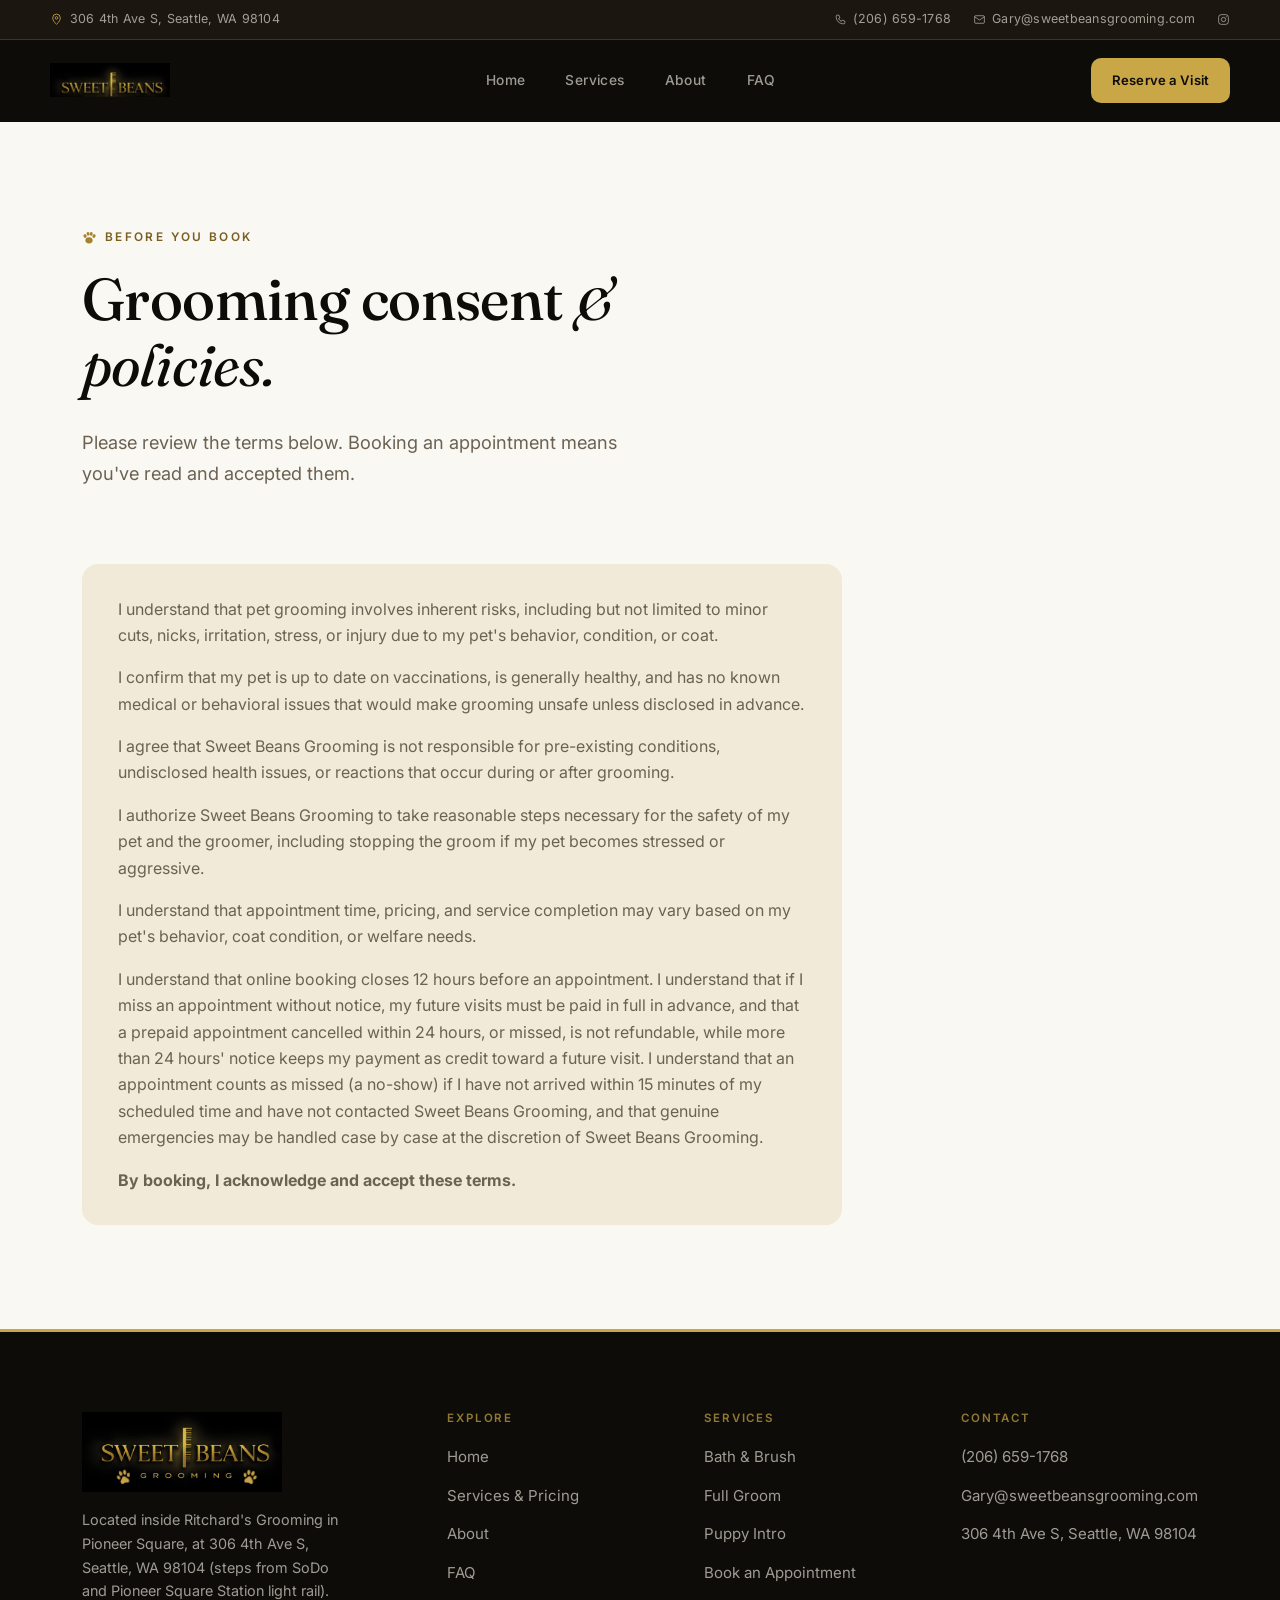
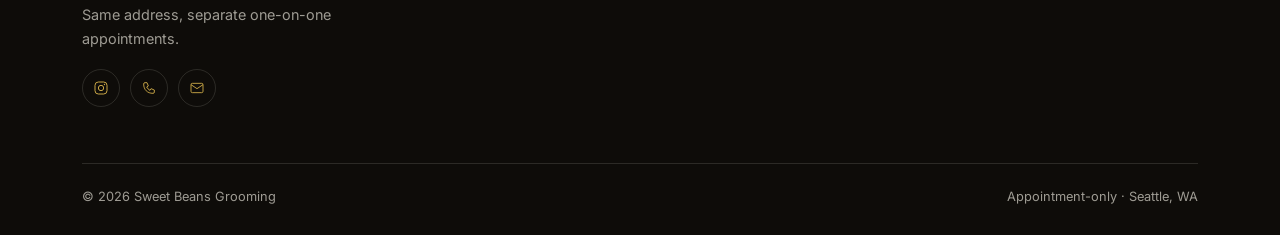
<file: agreement.html>
<!DOCTYPE html>
<html lang="en">
<head>
<meta charset="UTF-8">
<meta name="viewport" content="width=device-width, initial-scale=1">
<!-- Google tag (gtag.js) -->
<script async src="https://www.googletagmanager.com/gtag/js?id=G-MSZGER5S0D"></script>
<script>
  window.dataLayer = window.dataLayer || [];
  function gtag(){dataLayer.push(arguments);}
  gtag('js', new Date());

  gtag('config', 'G-MSZGER5S0D');
</script>
<title>Agreement | Sweet Beans Grooming</title>
<meta name="description" content="Grooming consent and booking policies for appointments at Sweet Beans Grooming.">
<meta name="robots" content="noindex, follow">
<meta name="theme-color" content="#0E0C09">
<meta name="geo.region" content="US-WA">
<meta name="geo.placename" content="Seattle">
<meta property="og:type" content="website">
<meta property="og:locale" content="en_US">
<meta property="og:title" content="Agreement | Sweet Beans Grooming">
<meta property="og:description" content="Grooming consent and booking policies for appointments at Sweet Beans Grooming.">
<meta property="og:image" content="https://www.sweetbeansgrooming.com/images/og-share.jpg">
<meta property="og:image:width" content="1200">
<meta property="og:image:height" content="630">
<meta property="og:url" content="https://www.sweetbeansgrooming.com/agreement.html">
<meta name="twitter:card" content="summary_large_image">
<link rel="icon" href="favicon.svg?v=sb1" type="image/svg+xml">
<link rel="icon" href="favicon.ico?v=sb1" sizes="any">
<link rel="apple-touch-icon" href="apple-touch-icon.png">
<link rel="preconnect" href="https://fonts.googleapis.com">
<link rel="preconnect" href="https://fonts.gstatic.com" crossorigin>
<link href="https://fonts.googleapis.com/css2?family=Fraunces:ital,opsz,wght@0,9..144,400..600;1,9..144,400..600&family=Inter:wght@400;500;600;700&display=swap" rel="stylesheet">
<link rel="stylesheet" href="styles.css">
<script type="application/ld+json">
{
  "@context": "https://schema.org",
  "@type": "BreadcrumbList",
  "itemListElement": [
    { "@type": "ListItem", "position": 1, "name": "Home", "item": "https://www.sweetbeansgrooming.com/" },
    { "@type": "ListItem", "position": 2, "name": "Agreement", "item": "https://www.sweetbeansgrooming.com/agreement.html" }
  ]
}
</script>
</head>
<body>

<a href="#main" class="skip-link">Skip to content</a>

<div class="topbar">
  <div class="container topbar-inner">
    <a href="https://maps.app.goo.gl/dLad91N9a52otWgG6" class="topbar-loc" aria-label="306 4th Ave S, Seattle, WA 98104">
      <svg width="13" height="13" viewBox="0 0 24 24" fill="none"><path d="M12 21s7-6.2 7-12a7 7 0 10-14 0c0 5.8 7 12 7 12z" stroke="currentColor" stroke-width="1.6"/><circle cx="12" cy="9" r="2.4" stroke="currentColor" stroke-width="1.6"/></svg>
      <span class="full">306 4th Ave S, Seattle, WA 98104</span>
    </a>
    <div class="topbar-contact">
      <a href="tel:+12066591768"><svg width="13" height="13" viewBox="0 0 24 24" fill="none"><path d="M6 4h3l2 5-2.5 1.5a11 11 0 005 5L15 13l5 2v3a2 2 0 01-2 2C9.5 20 4 14.5 4 6a2 2 0 012-2z" stroke="currentColor" stroke-width="1.5"/></svg>(206) 659-1768</a>
      <a href="mailto:Gary@sweetbeansgrooming.com" class="topbar-mail"><svg width="13" height="13" viewBox="0 0 24 24" fill="none"><rect x="3" y="5" width="18" height="14" rx="2" stroke="currentColor" stroke-width="1.5"/><path d="M3 7l9 6 9-6" stroke="currentColor" stroke-width="1.5"/></svg>Gary@sweetbeansgrooming.com</a>
      <a href="https://www.instagram.com/sweetbeansgrooming/" aria-label="Instagram"><svg width="13" height="13" viewBox="0 0 24 24" fill="none"><rect x="3" y="3" width="18" height="18" rx="5" stroke="currentColor" stroke-width="1.5"/><circle cx="12" cy="12" r="4" stroke="currentColor" stroke-width="1.5"/><circle cx="17.2" cy="6.8" r="1" fill="currentColor"/></svg></a>
    </div>
  </div>
</div>

<div class="nav-wrap" id="navWrap">
  <div class="container nav">
    <a href="index.html" class="brand">
      <img src="logo_wordmark.png" alt="Sweet Beans Grooming" class="nav-logo" width="239" height="68">
    </a>
    <nav class="nav-links">
      <a href="index.html">Home</a>
      <a href="services.html">Services</a>
      <a href="about.html">About</a>
      <a href="faq.html">FAQ</a>
    </nav>
    <div class="nav-cta">
      <a href="https://cal.com/sweet-beans-booking/" class="btn btn-primary btn-sm">Reserve a Visit</a>
      <button class="nav-toggle" aria-label="Open menu" onclick="document.getElementById('mobilePanel').classList.add('open')">
        <svg width="24" height="24" viewBox="0 0 24 24" fill="none"><path d="M3 6h18M3 12h18M3 18h18" stroke="#F7F3E9" stroke-width="1.6" stroke-linecap="round"/></svg>
      </button>
    </div>
  </div>
</div>

<div class="mobile-panel" id="mobilePanel">
  <div class="mobile-panel-head">
    <img src="logo_wordmark.png" alt="Sweet Beans Grooming" class="nav-logo" width="239" height="68">
    <button class="nav-toggle" style="display:block" aria-label="Close menu" onclick="document.getElementById('mobilePanel').classList.remove('open')">
      <svg width="24" height="24" viewBox="0 0 24 24" fill="none"><path d="M5 5l14 14M19 5L5 19" stroke="#F7F3E9" stroke-width="1.6" stroke-linecap="round"/></svg>
    </button>
  </div>
  <nav class="mobile-links">
    <a href="index.html">Home</a>
    <a href="services.html">Services</a>
    <a href="about.html">About</a>
    <a href="faq.html">FAQ</a>
  </nav>
  <div class="mobile-divider"></div>
  <div class="mobile-contact">
    <a href="tel:+12066591768"><svg viewBox="0 0 24 24" fill="none"><path d="M6 4h3l2 5-2.5 1.5a11 11 0 005 5L15 13l5 2v3a2 2 0 01-2 2C9.5 20 4 14.5 4 6a2 2 0 012-2z" stroke="currentColor" stroke-width="1.5"/></svg>(206) 659-1768</a>
    <a href="mailto:Gary@sweetbeansgrooming.com"><svg viewBox="0 0 24 24" fill="none"><rect x="3" y="5" width="18" height="14" rx="2" stroke="currentColor" stroke-width="1.5"/><path d="M3 7l9 6 9-6" stroke="currentColor" stroke-width="1.5"/></svg>Gary@sweetbeansgrooming.com</a>
    <a href="https://maps.app.goo.gl/dLad91N9a52otWgG6"><svg viewBox="0 0 24 24" fill="none"><path d="M12 21s7-6.2 7-12a7 7 0 10-14 0c0 5.8 7 12 7 12z" stroke="currentColor" stroke-width="1.5"/><circle cx="12" cy="9" r="2.4" stroke="currentColor" stroke-width="1.5"/></svg>306 4th Ave S, Seattle, WA 98104</a>
  </div>
</div>

<main id="main">

<!-- PAGE HEAD -->
<section class="section section-light" style="padding-bottom:56px;">
  <div class="container">
    <div class="eyebrow">Before You Book</div>
    <h1 style="max-width:680px;">Grooming consent <em>&amp; policies.</em></h1>
    <p class="lede">Please review the terms below. Booking an appointment means you've read and accepted them.</p>
  </div>
</section>

<!-- AGREEMENT -->
<section class="section section-light section-tight fade-up">
  <div class="container">
    <div class="addon-card" style="max-width:760px;">
      <p>I understand that pet grooming involves inherent risks, including but not limited to minor cuts, nicks, irritation, stress, or injury due to my pet's behavior, condition, or coat.</p>
      <p>I confirm that my pet is up to date on vaccinations, is generally healthy, and has no known medical or behavioral issues that would make grooming unsafe unless disclosed in advance.</p>
      <p>I agree that Sweet Beans Grooming is not responsible for pre-existing conditions, undisclosed health issues, or reactions that occur during or after grooming.</p>
      <p>I authorize Sweet Beans Grooming to take reasonable steps necessary for the safety of my pet and the groomer, including stopping the groom if my pet becomes stressed or aggressive.</p>
      <p>I understand that appointment time, pricing, and service completion may vary based on my pet's behavior, coat condition, or welfare needs.</p>
      <p>I understand that online booking closes 12 hours before an appointment. I understand that if I miss an appointment without notice, my future visits must be paid in full in advance, and that a prepaid appointment cancelled within 24 hours, or missed, is not refundable, while more than 24 hours' notice keeps my payment as credit toward a future visit. I understand that an appointment counts as missed (a no-show) if I have not arrived within 15 minutes of my scheduled time and have not contacted Sweet Beans Grooming, and that genuine emergencies may be handled case by case at the discretion of Sweet Beans Grooming.</p>
      <p style="margin-bottom:0;"><strong>By booking, I acknowledge and accept these terms.</strong></p>
    </div>
  </div>
</section>

</main>

<footer class="site-footer">
  <div class="container">
    <div class="footer-grid">
      <div class="footer-about">
        <a href="index.html" aria-label="Sweet Beans Grooming home" class="footer-brand">
          <img src="logo_full_black.jpg" alt="Sweet Beans Grooming" class="footer-logo" width="400" height="160" loading="lazy">
        </a>
        <p>Located inside Ritchard's Grooming in Pioneer Square, at 306 4th Ave S, Seattle, WA 98104 (steps from SoDo and Pioneer Square Station light rail). Same address, separate one-on-one appointments.</p>
        <div class="footer-social">
          <a href="https://www.instagram.com/sweetbeansgrooming/" aria-label="Instagram"><svg viewBox="0 0 24 24" fill="none"><rect x="3" y="3" width="18" height="18" rx="5" stroke="currentColor" stroke-width="1.5"/><circle cx="12" cy="12" r="4" stroke="currentColor" stroke-width="1.5"/><circle cx="17.2" cy="6.8" r="1" fill="currentColor"/></svg></a>
          <a href="tel:+12066591768" aria-label="Phone"><svg viewBox="0 0 24 24" fill="none"><path d="M6 4h3l2 5-2.5 1.5a11 11 0 005 5L15 13l5 2v3a2 2 0 01-2 2C9.5 20 4 14.5 4 6a2 2 0 012-2z" stroke="currentColor" stroke-width="1.4"/></svg></a>
          <a href="mailto:Gary@sweetbeansgrooming.com" aria-label="Email"><svg viewBox="0 0 24 24" fill="none"><rect x="3" y="5" width="18" height="14" rx="2" stroke="currentColor" stroke-width="1.4"/><path d="M3 7l9 6 9-6" stroke="currentColor" stroke-width="1.4"/></svg></a>
        </div>
      </div>
      <div>
        <h3>Explore</h3>
        <ul class="footer-links">
          <li><a href="index.html">Home</a></li>
          <li><a href="services.html">Services &amp; Pricing</a></li>
          <li><a href="about.html">About</a></li>
          <li><a href="faq.html">FAQ</a></li>
        </ul>
      </div>
      <div>
        <h3>Services</h3>
        <ul class="footer-links">
          <li><a href="services.html">Bath &amp; Brush</a></li>
          <li><a href="services.html">Full Groom</a></li>
          <li><a href="services.html">Puppy Intro</a></li>
          <li><a href="https://cal.com/sweet-beans-booking/">Book an Appointment</a></li>
        </ul>
      </div>
      <div>
        <h3>Contact</h3>
        <ul class="footer-links">
          <li><a href="tel:+12066591768">(206) 659-1768</a></li>
          <li><a href="mailto:Gary@sweetbeansgrooming.com">Gary@sweetbeansgrooming.com</a></li>
          <li><a href="https://maps.app.goo.gl/dLad91N9a52otWgG6">306 4th Ave S, Seattle, WA 98104</a></li>
        </ul>
      </div>
    </div>
    <div class="footer-bottom">
      <span>&copy; 2026 Sweet Beans Grooming</span>
      <span>Appointment-only &middot; Seattle, WA</span>
    </div>
  </div>
</footer>

<script src="script.js"></script>
</body>
</html>
</file>
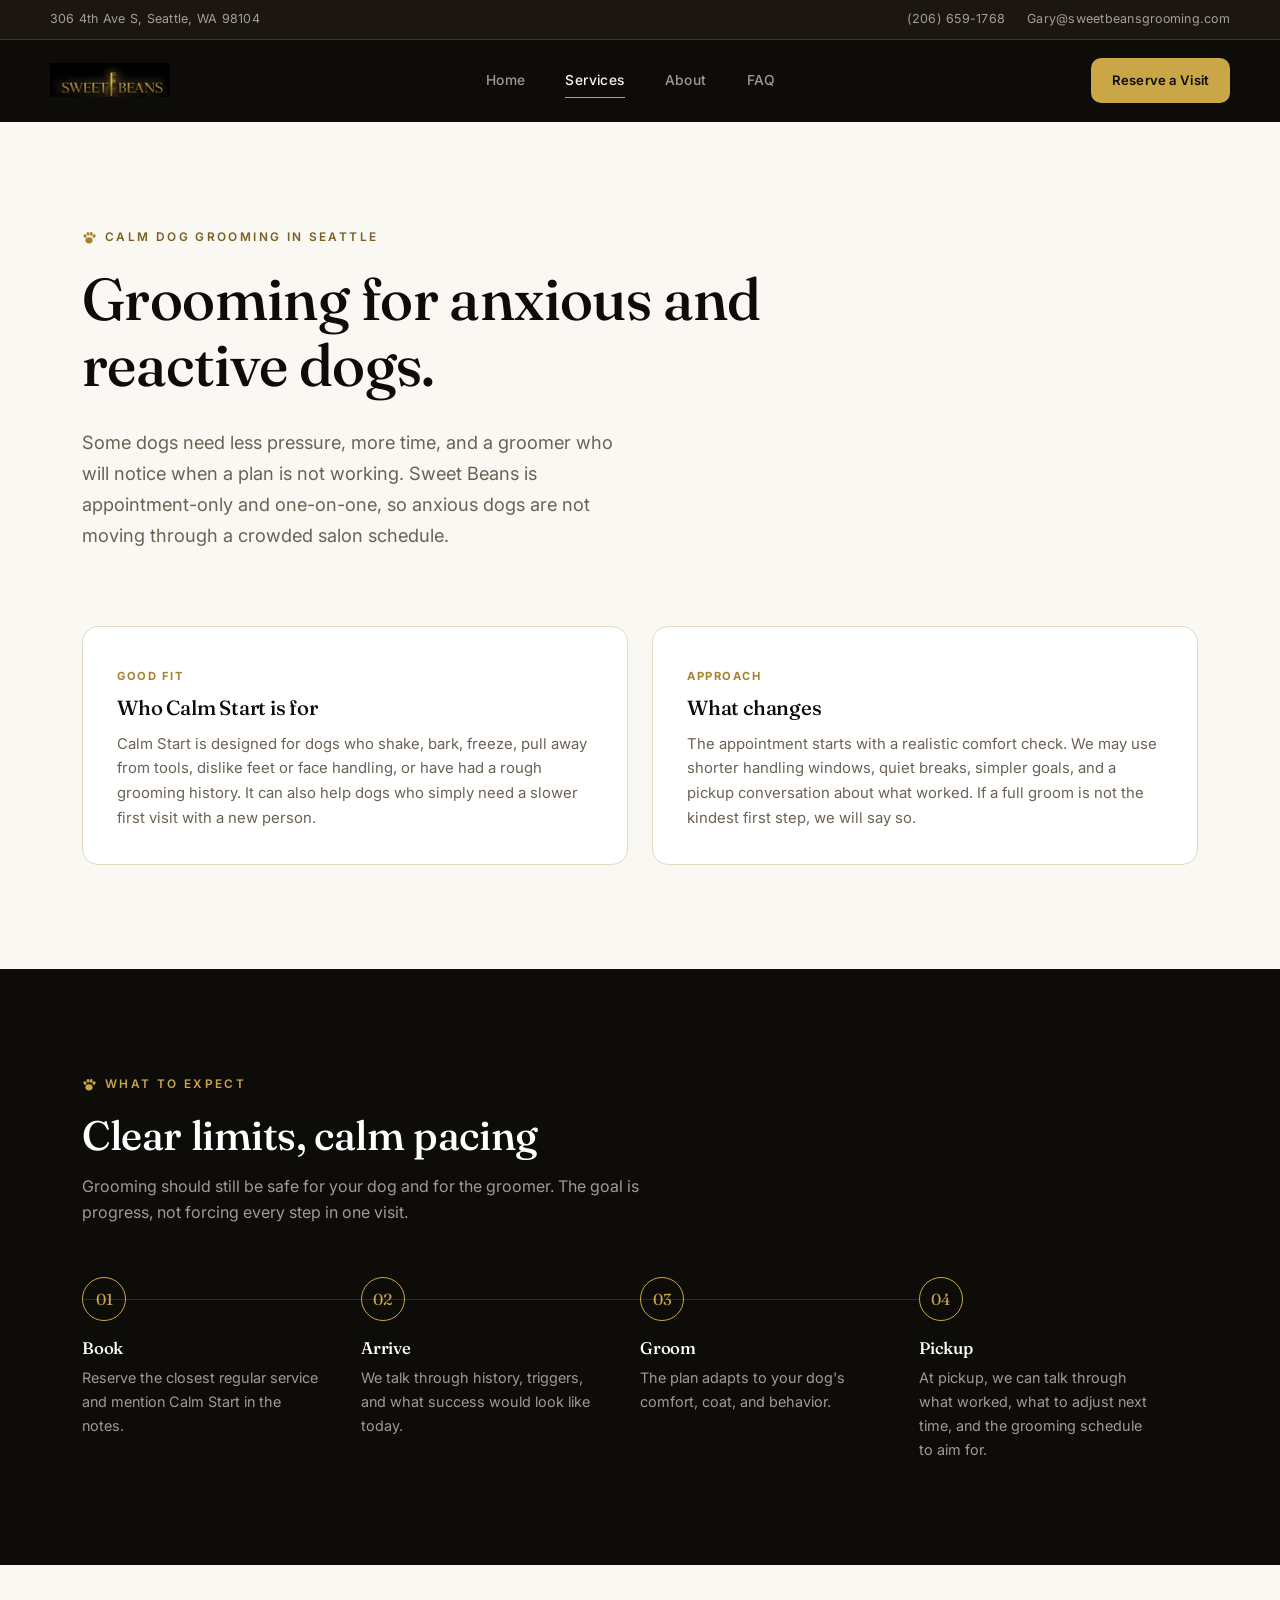
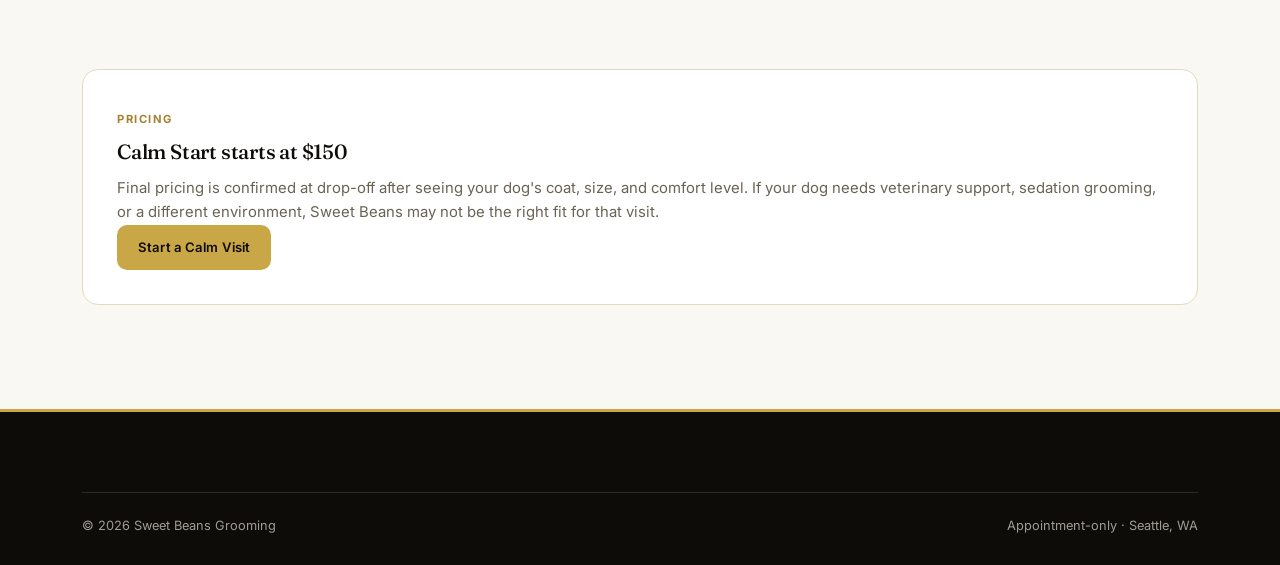
<file: anxious-dog-grooming-seattle.html>
<!DOCTYPE html>
<html lang="en">
<head>
<meta charset="UTF-8">
<meta name="viewport" content="width=device-width, initial-scale=1">
<!-- Google tag (gtag.js) -->
<script async src="https://www.googletagmanager.com/gtag/js?id=G-MSZGER5S0D"></script>
<script>
  window.dataLayer = window.dataLayer || [];
  function gtag(){dataLayer.push(arguments);}
  gtag('js', new Date());
  gtag('config', 'G-MSZGER5S0D');
</script>
<title>Grooming for Anxious Dogs in Seattle | Sweet Beans Grooming</title>
<meta name="description" content="One-on-one Seattle dog grooming for anxious, reactive, or rough-history dogs who need slower pacing, breaks, and clear communication.">
<meta name="theme-color" content="#0E0C09">
<meta name="geo.region" content="US-WA">
<meta name="geo.placename" content="Seattle">
<meta property="og:type" content="website">
<meta property="og:locale" content="en_US">
<meta property="og:title" content="Grooming for Anxious Dogs in Seattle | Sweet Beans Grooming">
<meta property="og:description" content="One-on-one Seattle dog grooming for anxious, reactive, or rough-history dogs.">
<meta property="og:image" content="https://www.sweetbeansgrooming.com/images/og-share.jpg">
<meta property="og:image:width" content="1200">
<meta property="og:image:height" content="630">
<meta property="og:url" content="https://www.sweetbeansgrooming.com/anxious-dog-grooming-seattle.html">
<meta name="twitter:card" content="summary_large_image">
<link rel="icon" href="favicon.svg?v=paw2" type="image/svg+xml">
<link rel="icon" href="favicon.ico?v=paw2" sizes="any">
<link rel="apple-touch-icon" href="apple-touch-icon.png">
<link rel="preconnect" href="https://fonts.googleapis.com">
<link rel="preconnect" href="https://fonts.gstatic.com" crossorigin>
<link href="https://fonts.googleapis.com/css2?family=Fraunces:ital,opsz,wght@0,9..144,400..600;1,9..144,400..600&family=Inter:wght@400;500;600;700&display=swap" rel="stylesheet">
<link rel="stylesheet" href="styles.css">
</head>
<body>
<a href="#main" class="skip-link">Skip to content</a>
<div class="topbar"><div class="container topbar-inner"><a href="https://maps.app.goo.gl/dLad91N9a52otWgG6" class="topbar-loc" aria-label="306 4th Ave S, Seattle, WA 98104"><span class="full">306 4th Ave S, Seattle, WA 98104</span></a><div class="topbar-contact"><a href="tel:+12066591768">(206) 659-1768</a><a href="mailto:Gary@sweetbeansgrooming.com" class="topbar-mail">Gary@sweetbeansgrooming.com</a></div></div></div>
<div class="nav-wrap" id="navWrap"><div class="container nav"><a href="index.html" class="brand"><img src="logo_wordmark.png" alt="Sweet Beans Grooming" class="nav-logo" width="239" height="68"></a><nav class="nav-links"><a href="index.html">Home</a><a href="services.html" class="active">Services</a><a href="about.html">About</a><a href="faq.html">FAQ</a></nav><div class="nav-cta"><a href="booking.html" class="btn btn-primary btn-sm">Reserve a Visit</a><button class="nav-toggle" aria-label="Open menu" onclick="document.getElementById('mobilePanel').classList.add('open')"><svg width="24" height="24" viewBox="0 0 24 24" fill="none"><path d="M3 6h18M3 12h18M3 18h18" stroke="#F7F3E9" stroke-width="1.6" stroke-linecap="round"/></svg></button></div></div></div>
<div class="mobile-panel" id="mobilePanel"><div class="mobile-panel-head"><img src="logo_wordmark.png" alt="Sweet Beans Grooming" class="nav-logo" width="239" height="68"><button class="nav-toggle" style="display:block" aria-label="Close menu" onclick="document.getElementById('mobilePanel').classList.remove('open')"><svg width="24" height="24" viewBox="0 0 24 24" fill="none"><path d="M5 5l14 14M19 5L5 19" stroke="#F7F3E9" stroke-width="1.6" stroke-linecap="round"/></svg></button></div><nav class="mobile-links"><a href="index.html">Home</a><a href="services.html">Services</a><a href="about.html">About</a><a href="faq.html">FAQ</a></nav><div class="mobile-divider"></div><div class="mobile-contact"><a href="tel:+12066591768">(206) 659-1768</a><a href="mailto:Gary@sweetbeansgrooming.com">Gary@sweetbeansgrooming.com</a><a href="https://maps.app.goo.gl/dLad91N9a52otWgG6">306 4th Ave S, Seattle, WA 98104</a></div></div>
<main id="main">
<section class="section section-light" style="padding-bottom:56px;"><div class="container"><div class="eyebrow">Calm dog grooming in Seattle</div><h1 style="max-width:760px;">Grooming for anxious and reactive dogs.</h1><p class="lede">Some dogs need less pressure, more time, and a groomer who will notice when a plan is not working. Sweet Beans is appointment-only and one-on-one, so anxious dogs are not moving through a crowded salon schedule.</p></div></section>
<section class="section section-light section-tight"><div class="container"><div class="policy-grid"><div class="policy-card fade-up"><span class="tag">Good fit</span><h3>Who Calm Start is for</h3><p>Calm Start is designed for dogs who shake, bark, freeze, pull away from tools, dislike feet or face handling, or have had a rough grooming history. It can also help dogs who simply need a slower first visit with a new person.</p></div><div class="policy-card fade-up"><span class="tag">Approach</span><h3>What changes</h3><p>The appointment starts with a realistic comfort check. We may use shorter handling windows, quiet breaks, simpler goals, and a pickup conversation about what worked. If a full groom is not the kindest first step, we will say so.</p></div></div></div></section>
<section class="section section-dark"><div class="container"><div class="section-head fade-up"><div class="eyebrow">What to expect</div><h2>Clear limits, calm pacing</h2><p>Grooming should still be safe for your dog and for the groomer. The goal is progress, not forcing every step in one visit.</p></div><div class="process-grid"><div class="process-step fade-up"><div class="process-num">01</div><h3>Book</h3><p>Reserve the closest regular service and mention Calm Start in the notes.</p></div><div class="process-step fade-up"><div class="process-num">02</div><h3>Arrive</h3><p>We talk through history, triggers, and what success would look like today.</p></div><div class="process-step fade-up"><div class="process-num">03</div><h3>Groom</h3><p>The plan adapts to your dog's comfort, coat, and behavior.</p></div><div class="process-step fade-up"><div class="process-num">04</div><h3>Pickup</h3><p>At pickup, we can talk through what worked, what to adjust next time, and the grooming schedule to aim for.</p></div></div></div></section>
<section class="section section-light"><div class="container"><div class="policy-card fade-up"><span class="tag">Pricing</span><h3>Calm Start starts at $150</h3><p>Final pricing is confirmed at drop-off after seeing your dog's coat, size, and comfort level. If your dog needs veterinary support, sedation grooming, or a different environment, Sweet Beans may not be the right fit for that visit.</p><a href="booking.html" class="btn btn-primary btn-sm">Start a Calm Visit</a></div></div></section>
</main>
<footer class="site-footer"><div class="container"><div class="footer-bottom"><span>&copy; 2026 Sweet Beans Grooming</span><span>Appointment-only &middot; Seattle, WA</span></div></div></footer>
<script src="script.js"></script>
</body>
</html>
</file>
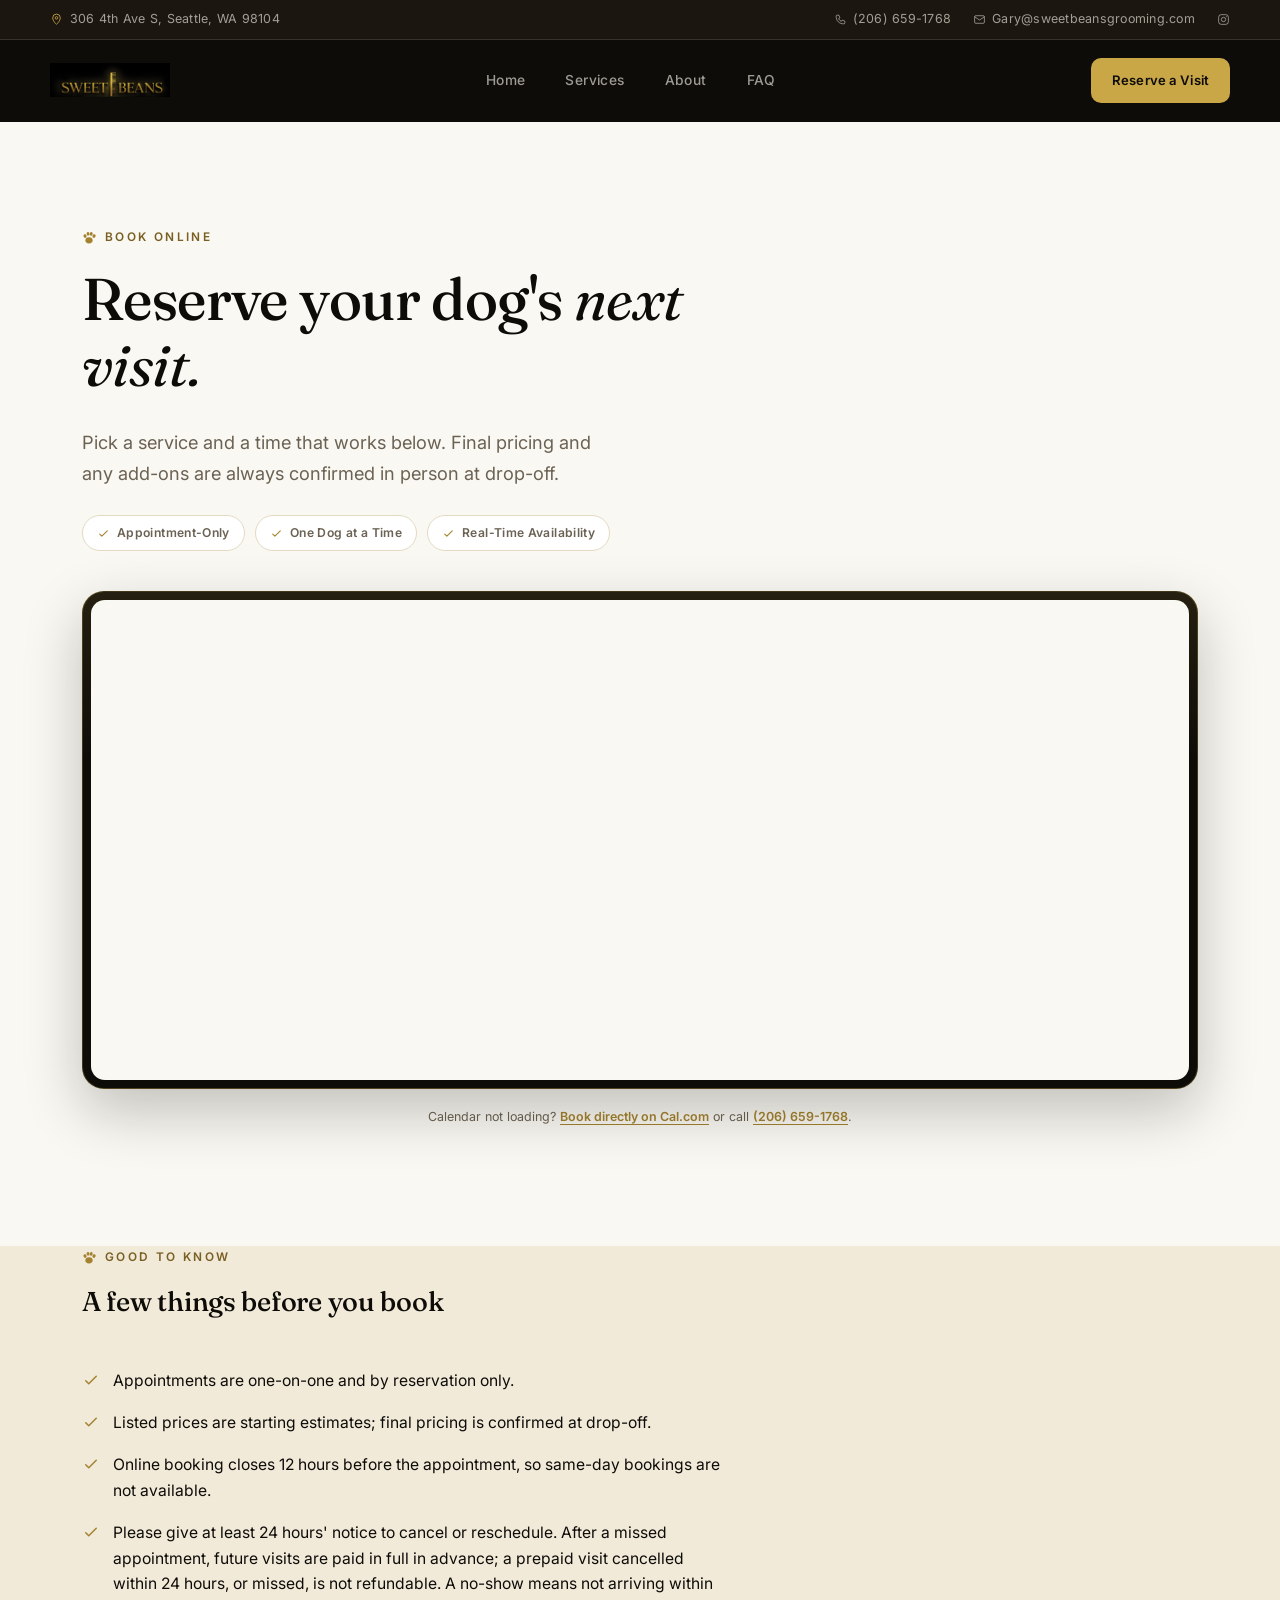
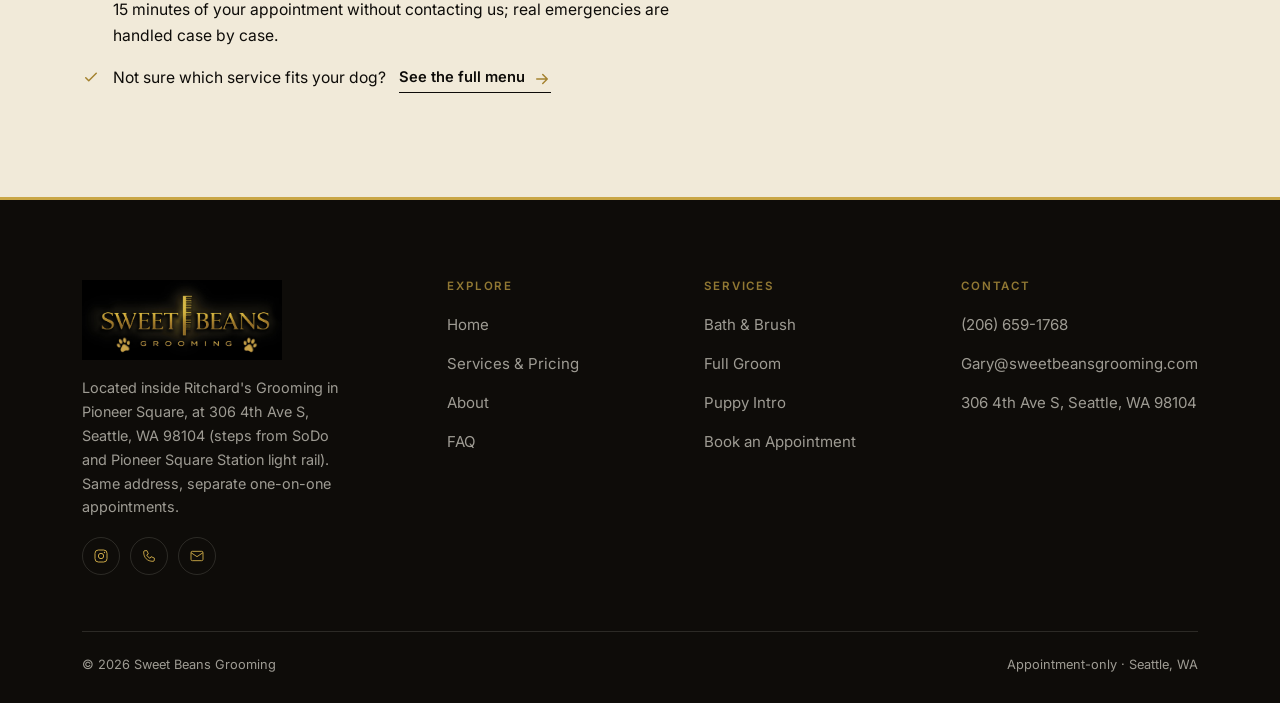
<file: booking.html>
<!DOCTYPE html>
<html lang="en">
<head>
<meta charset="UTF-8">
<meta name="viewport" content="width=device-width, initial-scale=1">
<!-- Google tag (gtag.js) -->
<script async src="https://www.googletagmanager.com/gtag/js?id=G-MSZGER5S0D"></script>
<script>
  window.dataLayer = window.dataLayer || [];
  function gtag(){dataLayer.push(arguments);}
  gtag('js', new Date());

  gtag('config', 'G-MSZGER5S0D');
</script>
<title>Book an Appointment | Sweet Beans Grooming</title>
<meta name="description" content="Book your dog's next grooming appointment online. Choose a service, pick a time, and reserve your visit at Sweet Beans Grooming in Seattle.">
<meta name="theme-color" content="#0E0C09">
<meta name="geo.region" content="US-WA">
<meta name="geo.placename" content="Seattle">
<meta property="og:type" content="website">
<meta property="og:locale" content="en_US">
<meta property="og:title" content="Book an Appointment | Sweet Beans Grooming">
<meta property="og:description" content="Choose a service and pick a time online to reserve your dog's next grooming visit.">
<meta property="og:image" content="https://www.sweetbeansgrooming.com/images/og-share.jpg">
<meta property="og:image:width" content="1200">
<meta property="og:image:height" content="630">
<meta property="og:url" content="https://www.sweetbeansgrooming.com/booking.html">
<meta name="twitter:card" content="summary_large_image">
<link rel="icon" href="favicon.svg?v=sb1" type="image/svg+xml">
<link rel="icon" href="favicon.ico?v=sb1" sizes="any">
<link rel="apple-touch-icon" href="apple-touch-icon.png">
<link rel="preconnect" href="https://fonts.googleapis.com">
<link rel="preconnect" href="https://fonts.gstatic.com" crossorigin>
<link href="https://fonts.googleapis.com/css2?family=Fraunces:ital,opsz,wght@0,9..144,400..600;1,9..144,400..600&family=Inter:wght@400;500;600;700&display=swap" rel="stylesheet">
<link rel="stylesheet" href="styles.css">
<script type="application/ld+json">
{
  "@context": "https://schema.org",
  "@type": "BreadcrumbList",
  "itemListElement": [
    { "@type": "ListItem", "position": 1, "name": "Home", "item": "https://www.sweetbeansgrooming.com/" },
    { "@type": "ListItem", "position": 2, "name": "Book an Appointment", "item": "https://www.sweetbeansgrooming.com/booking.html" }
  ]
}
</script>
</head>
<body>

<a href="#main" class="skip-link">Skip to content</a>

<div class="topbar">
  <div class="container topbar-inner">
    <a href="https://maps.app.goo.gl/dLad91N9a52otWgG6" class="topbar-loc" aria-label="306 4th Ave S, Seattle, WA 98104">
      <svg width="13" height="13" viewBox="0 0 24 24" fill="none"><path d="M12 21s7-6.2 7-12a7 7 0 10-14 0c0 5.8 7 12 7 12z" stroke="currentColor" stroke-width="1.6"/><circle cx="12" cy="9" r="2.4" stroke="currentColor" stroke-width="1.6"/></svg>
      <span class="full">306 4th Ave S, Seattle, WA 98104</span>
    </a>
    <div class="topbar-contact">
      <a href="tel:+12066591768"><svg width="13" height="13" viewBox="0 0 24 24" fill="none"><path d="M6 4h3l2 5-2.5 1.5a11 11 0 005 5L15 13l5 2v3a2 2 0 01-2 2C9.5 20 4 14.5 4 6a2 2 0 012-2z" stroke="currentColor" stroke-width="1.5"/></svg>(206) 659-1768</a>
      <a href="mailto:Gary@sweetbeansgrooming.com" class="topbar-mail"><svg width="13" height="13" viewBox="0 0 24 24" fill="none"><rect x="3" y="5" width="18" height="14" rx="2" stroke="currentColor" stroke-width="1.5"/><path d="M3 7l9 6 9-6" stroke="currentColor" stroke-width="1.5"/></svg>Gary@sweetbeansgrooming.com</a>
      <a href="https://www.instagram.com/sweetbeansgrooming/" aria-label="Instagram"><svg width="13" height="13" viewBox="0 0 24 24" fill="none"><rect x="3" y="3" width="18" height="18" rx="5" stroke="currentColor" stroke-width="1.5"/><circle cx="12" cy="12" r="4" stroke="currentColor" stroke-width="1.5"/><circle cx="17.2" cy="6.8" r="1" fill="currentColor"/></svg></a>
    </div>
  </div>
</div>

<div class="nav-wrap" id="navWrap">
  <div class="container nav">
    <a href="index.html" class="brand">
      <img src="logo_wordmark.png" alt="Sweet Beans Grooming" class="nav-logo" width="239" height="68">
    </a>
    <nav class="nav-links">
      <a href="index.html">Home</a>
      <a href="services.html">Services</a>
      <a href="about.html">About</a>
      <a href="faq.html">FAQ</a>
    </nav>
    <div class="nav-cta">
      <a href="booking.html" class="btn btn-primary btn-sm">Reserve a Visit</a>
      <button class="nav-toggle" aria-label="Open menu" onclick="document.getElementById('mobilePanel').classList.add('open')">
        <svg width="24" height="24" viewBox="0 0 24 24" fill="none"><path d="M3 6h18M3 12h18M3 18h18" stroke="#F7F3E9" stroke-width="1.6" stroke-linecap="round"/></svg>
      </button>
    </div>
  </div>
</div>

<div class="mobile-panel" id="mobilePanel">
  <div class="mobile-panel-head">
    <img src="logo_wordmark.png" alt="Sweet Beans Grooming" class="nav-logo" width="239" height="68">
    <button class="nav-toggle" style="display:block" aria-label="Close menu" onclick="document.getElementById('mobilePanel').classList.remove('open')">
      <svg width="24" height="24" viewBox="0 0 24 24" fill="none"><path d="M5 5l14 14M19 5L5 19" stroke="#F7F3E9" stroke-width="1.6" stroke-linecap="round"/></svg>
    </button>
  </div>
  <nav class="mobile-links">
    <a href="index.html">Home</a>
    <a href="services.html">Services</a>
    <a href="about.html">About</a>
    <a href="faq.html">FAQ</a>
  </nav>
  <div class="mobile-divider"></div>
  <div class="mobile-contact">
    <a href="tel:+12066591768"><svg viewBox="0 0 24 24" fill="none"><path d="M6 4h3l2 5-2.5 1.5a11 11 0 005 5L15 13l5 2v3a2 2 0 01-2 2C9.5 20 4 14.5 4 6a2 2 0 012-2z" stroke="currentColor" stroke-width="1.5"/></svg>(206) 659-1768</a>
    <a href="mailto:Gary@sweetbeansgrooming.com"><svg viewBox="0 0 24 24" fill="none"><rect x="3" y="5" width="18" height="14" rx="2" stroke="currentColor" stroke-width="1.5"/><path d="M3 7l9 6 9-6" stroke="currentColor" stroke-width="1.5"/></svg>Gary@sweetbeansgrooming.com</a>
    <a href="https://maps.app.goo.gl/dLad91N9a52otWgG6"><svg viewBox="0 0 24 24" fill="none"><path d="M12 21s7-6.2 7-12a7 7 0 10-14 0c0 5.8 7 12 7 12z" stroke="currentColor" stroke-width="1.5"/><circle cx="12" cy="9" r="2.4" stroke="currentColor" stroke-width="1.5"/></svg>306 4th Ave S, Seattle, WA 98104</a>
  </div>
</div>

<main id="main">

<!-- PAGE HEAD -->
<section class="section section-light" style="padding-bottom:40px;">
  <div class="container">
    <div class="eyebrow">Book Online</div>
    <h1 style="max-width:680px;">Reserve your dog's <em>next visit.</em></h1>
    <p class="lede">Pick a service and a time that works below. Final pricing and any add-ons are always confirmed in person at drop-off.</p>
    <div class="hero-badges" style="margin-top:26px;">
      <span class="hero-badge"><svg viewBox="0 0 24 24" fill="none"><path d="M5 13l4 4L19 7" stroke="currentColor" stroke-width="2" stroke-linecap="round" stroke-linejoin="round"/></svg>Appointment-Only</span>
      <span class="hero-badge"><svg viewBox="0 0 24 24" fill="none"><path d="M5 13l4 4L19 7" stroke="currentColor" stroke-width="2" stroke-linecap="round" stroke-linejoin="round"/></svg>One Dog at a Time</span>
      <span class="hero-badge"><svg viewBox="0 0 24 24" fill="none"><path d="M5 13l4 4L19 7" stroke="currentColor" stroke-width="2" stroke-linecap="round" stroke-linejoin="round"/></svg>Real-Time Availability</span>
    </div>
  </div>
</section>

<!-- BOOKING EMBED -->
<section class="section section-light section-tight">
  <div class="container">
    <div class="booking-card fade-up in">
      <div id="sweet-beans-cal" class="booking-embed">
        <p style="padding:80px 24px;text-align:center;color:var(--muted);">Loading booking calendar&hellip;</p>
      </div>
    </div>
    <p class="map-note" style="text-align:center;margin-top:18px;">Calendar not loading? <a href="https://cal.com/sweet-beans-booking/" style="color:var(--gold-dark);font-weight:600;border-bottom:1px solid var(--gold-dark);">Book directly on Cal.com</a> or call <a href="tel:+12066591768" style="color:var(--gold-dark);font-weight:600;border-bottom:1px solid var(--gold-dark);">(206) 659-1768</a>.</p>
  </div>
</section>

<!-- GOOD TO KNOW -->
<section class="section section-alt section-tight">
  <div class="container">
    <div class="section-head fade-up">
      <div class="eyebrow">Good to Know</div>
      <h2 style="font-size:1.7rem;">A few things before you book</h2>
    </div>
    <ul class="checklist" style="max-width:640px;">
      <li><svg viewBox="0 0 24 24" fill="none"><path d="M5 13l4 4L19 7" stroke="currentColor" stroke-width="2" stroke-linecap="round" stroke-linejoin="round"/></svg> Appointments are one-on-one and by reservation only.</li>
      <li><svg viewBox="0 0 24 24" fill="none"><path d="M5 13l4 4L19 7" stroke="currentColor" stroke-width="2" stroke-linecap="round" stroke-linejoin="round"/></svg> Listed prices are starting estimates; final pricing is confirmed at drop-off.</li>
      <li><svg viewBox="0 0 24 24" fill="none"><path d="M5 13l4 4L19 7" stroke="currentColor" stroke-width="2" stroke-linecap="round" stroke-linejoin="round"/></svg> Online booking closes 12 hours before the appointment, so same-day bookings are not available.</li>
      <li><svg viewBox="0 0 24 24" fill="none"><path d="M5 13l4 4L19 7" stroke="currentColor" stroke-width="2" stroke-linecap="round" stroke-linejoin="round"/></svg> Please give at least 24 hours' notice to cancel or reschedule. After a missed appointment, future visits are paid in full in advance; a prepaid visit cancelled within 24 hours, or missed, is not refundable. A no-show means not arriving within 15 minutes of your appointment without contacting us; real emergencies are handled case by case.</li>
      <li><svg viewBox="0 0 24 24" fill="none"><path d="M5 13l4 4L19 7" stroke="currentColor" stroke-width="2" stroke-linecap="round" stroke-linejoin="round"/></svg> Not sure which service fits your dog? <a href="services.html" class="link-cta" style="display:inline-flex;">See the full menu <svg viewBox="0 0 24 24" fill="none"><path d="M5 12h14M13 6l6 6-6 6" stroke="currentColor" stroke-width="2" stroke-linecap="round" stroke-linejoin="round"/></svg></a></li>
    </ul>
  </div>
</section>

</main>

<footer class="site-footer">
  <div class="container">
    <div class="footer-grid">
      <div class="footer-about">
        <a href="index.html" aria-label="Sweet Beans Grooming home" class="footer-brand">
          <img src="logo_full_black.jpg" alt="Sweet Beans Grooming" class="footer-logo" width="400" height="160" loading="lazy">
        </a>
        <p>Located inside Ritchard's Grooming in Pioneer Square, at 306 4th Ave S, Seattle, WA 98104 (steps from SoDo and Pioneer Square Station light rail). Same address, separate one-on-one appointments.</p>
        <div class="footer-social">
          <a href="https://www.instagram.com/sweetbeansgrooming/" aria-label="Instagram"><svg viewBox="0 0 24 24" fill="none"><rect x="3" y="3" width="18" height="18" rx="5" stroke="currentColor" stroke-width="1.5"/><circle cx="12" cy="12" r="4" stroke="currentColor" stroke-width="1.5"/><circle cx="17.2" cy="6.8" r="1" fill="currentColor"/></svg></a>
          <a href="tel:+12066591768" aria-label="Phone"><svg viewBox="0 0 24 24" fill="none"><path d="M6 4h3l2 5-2.5 1.5a11 11 0 005 5L15 13l5 2v3a2 2 0 01-2 2C9.5 20 4 14.5 4 6a2 2 0 012-2z" stroke="currentColor" stroke-width="1.4"/></svg></a>
          <a href="mailto:Gary@sweetbeansgrooming.com" aria-label="Email"><svg viewBox="0 0 24 24" fill="none"><rect x="3" y="5" width="18" height="14" rx="2" stroke="currentColor" stroke-width="1.4"/><path d="M3 7l9 6 9-6" stroke="currentColor" stroke-width="1.4"/></svg></a>
        </div>
      </div>
      <div>
        <h3>Explore</h3>
        <ul class="footer-links">
          <li><a href="index.html">Home</a></li>
          <li><a href="services.html">Services &amp; Pricing</a></li>
          <li><a href="about.html">About</a></li>
          <li><a href="faq.html">FAQ</a></li>
        </ul>
      </div>
      <div>
        <h3>Services</h3>
        <ul class="footer-links">
          <li><a href="services.html">Bath &amp; Brush</a></li>
          <li><a href="services.html">Full Groom</a></li>
          <li><a href="services.html">Puppy Intro</a></li>
          <li><a href="booking.html">Book an Appointment</a></li>
        </ul>
      </div>
      <div>
        <h3>Contact</h3>
        <ul class="footer-links">
          <li><a href="tel:+12066591768">(206) 659-1768</a></li>
          <li><a href="mailto:Gary@sweetbeansgrooming.com">Gary@sweetbeansgrooming.com</a></li>
          <li><a href="https://maps.app.goo.gl/dLad91N9a52otWgG6">306 4th Ave S, Seattle, WA 98104</a></li>
        </ul>
      </div>
    </div>
    <div class="footer-bottom">
      <span>&copy; 2026 Sweet Beans Grooming</span>
      <span>Appointment-only &middot; Seattle, WA</span>
    </div>
  </div>
</footer>

<script src="script.js"></script>

<!-- Cal.com inline embed: shows the full booking page (all services) by default,
     or a single event type when linked with ?service=<event-slug> -->
<script type="text/javascript">
  (function (C, A, L) { let p = function (a, ar) { a.q.push(ar); }; let d = C.document; C.Cal = C.Cal || function () { let cal = C.Cal; let ar = arguments; if (!cal.loaded) { cal.ns = {}; cal.q = cal.q || []; d.head.appendChild(d.createElement("script")).src = A; cal.loaded = true; } if (ar[0] === L) { const api = function () { p(api, arguments); }; const namespace = ar[1]; api.q = api.q || []; if(typeof namespace === "string"){cal.ns[namespace] = cal.ns[namespace] || api;p(cal.ns[namespace], ar);p(cal, ["initNamespace", namespace]);} else p(cal, ar); return;} p(cal, ar); }; })(window, "https://app.cal.com/embed/embed.js", "init");

  Cal("init", "sweetBeansBooking", {origin: "https://app.cal.com"});
  Cal.config = Cal.config || {};
  Cal.config.forwardQueryParams = true;

  (function () {
    var params = new URLSearchParams(window.location.search);
    var service = params.get("service");
    var calLink = service ? "sweet-beans-booking/" + service : "sweet-beans-booking";

    var calContainer = document.getElementById("sweet-beans-cal");
    if (calContainer) { calContainer.innerHTML = ""; }

    Cal.ns["sweetBeansBooking"]("inline", {
      elementOrSelector: "#sweet-beans-cal",
      calLink: calLink,
      config: { "layout": "month_view" }
    });
    Cal.ns["sweetBeansBooking"]("ui", {
      "theme": "light",
      "styles": { "branding": { "brandColor": "#C9A646" } },
      "cssVarsPerTheme": {
        "light": {
          "cal-brand": "#C9A646",
          "cal-brand-emphasis": "#A4822F",
          "cal-bg": "#FAF8F2",
          "cal-bg-emphasis": "#F1EAD9",
          "cal-border": "#E3DAC2",
          "cal-text": "#0E0C09",
          "cal-text-muted": "#6B6254"
        },
        "dark": { "cal-brand": "#C9A646" }
      },
      "hideEventTypeDetails": false,
      "layout": "month_view"
    });

    // Booking funnel for Google Analytics: where people stop between "clicked Book" and "booked".
    // Each step is sent at most once per page load. Only the step name and the service name are sent -- nothing the visitor types.
    var sent = {};
    function track(name, label) {
      if (sent[name] || typeof gtag !== 'function') return;
      sent[name] = true;
      gtag('event', name, { event_category: 'booking', event_label: label || 'unknown' });
    }
    function on(action, callback) {
      Cal.ns["sweetBeansBooking"]("on", { action: action, callback: callback });
    }
    function data(e) { return (e && e.detail && e.detail.data) || {}; }

    on("eventTypeSelected", function (e) {
      var t = data(e).eventType;
      track('booking_service_selected', t && t.title);
    });
    on("bookerViewed", function (e) { track('booking_calendar_viewed', data(e).eventSlug); });
    on("linkFailed", function (e) { track('booking_calendar_failed', String(data(e).code || 'unknown')); });
    // bookingSuccessfulV2 replaces bookingSuccessful; listen to both, count the booking once.
    on("bookingSuccessfulV2", function (e) { track('booking_completed', data(e).title); });
    on("bookingSuccessful", function (e) {
      var t = data(e).eventType;
      track('booking_completed', t && t.title);
    });
  })();
</script>
</body>
</html>
</file>
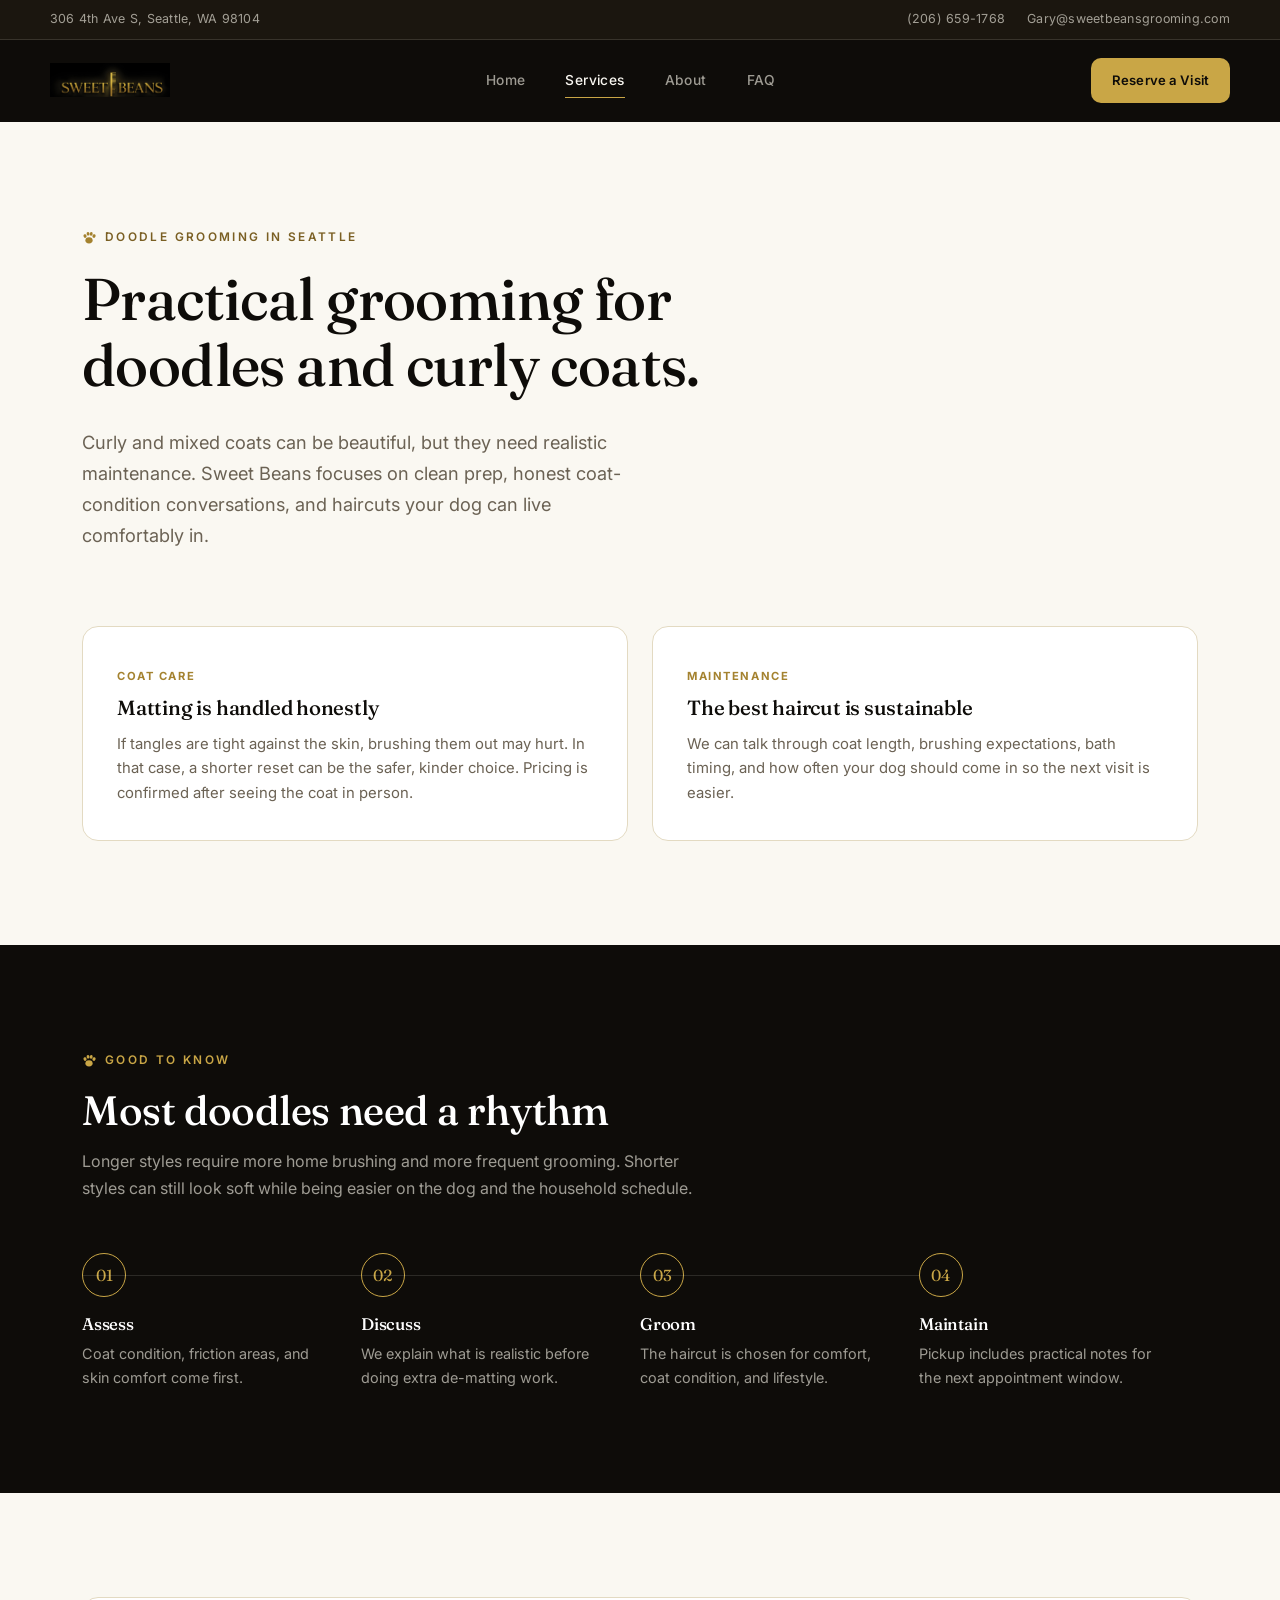
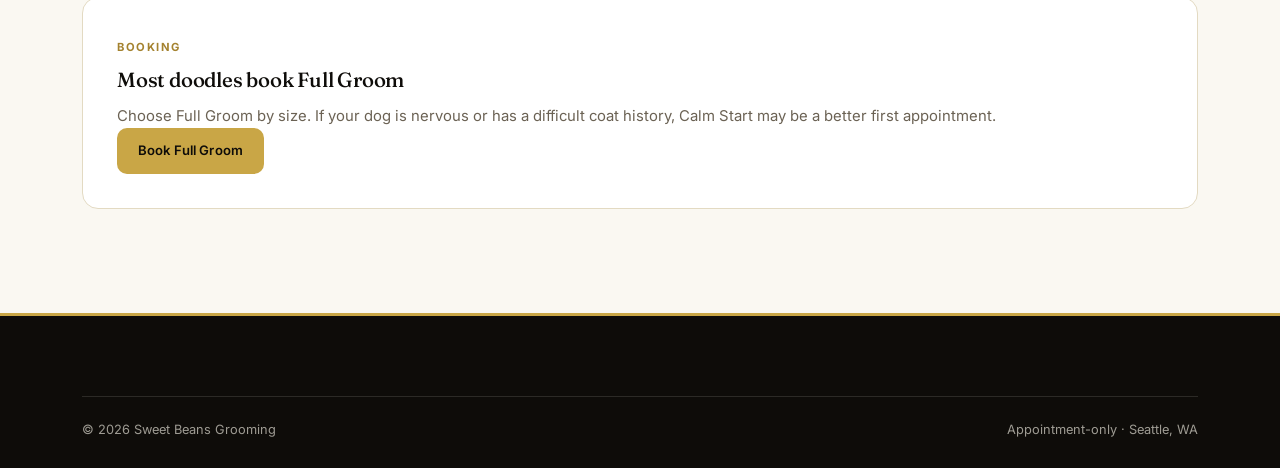
<file: doodle-grooming-seattle.html>
<!DOCTYPE html>
<html lang="en">
<head>
<meta charset="UTF-8">
<meta name="viewport" content="width=device-width, initial-scale=1">
<script async src="https://www.googletagmanager.com/gtag/js?id=G-MSZGER5S0D"></script>
<script>window.dataLayer=window.dataLayer||[];function gtag(){dataLayer.push(arguments);}gtag('js',new Date());gtag('config','G-MSZGER5S0D');</script>
<title>Doodle Grooming in Seattle | Sweet Beans Grooming</title>
<meta name="description" content="Seattle doodle and curly-coat grooming with honest matting conversations, one-on-one appointments, and practical maintenance plans.">
<meta name="theme-color" content="#0E0C09">
<meta name="geo.region" content="US-WA">
<meta name="geo.placename" content="Seattle">
<meta property="og:type" content="website">
<meta property="og:locale" content="en_US">
<meta property="og:title" content="Doodle Grooming in Seattle | Sweet Beans Grooming">
<meta property="og:description" content="Seattle doodle and curly-coat grooming with honest matting conversations.">
<meta property="og:image" content="https://www.sweetbeansgrooming.com/images/og-share.jpg">
<meta property="og:image:width" content="1200">
<meta property="og:image:height" content="630">
<meta property="og:url" content="https://www.sweetbeansgrooming.com/doodle-grooming-seattle.html">
<meta name="twitter:card" content="summary_large_image">
<link rel="icon" href="favicon.svg?v=paw2" type="image/svg+xml">
<link rel="icon" href="favicon.ico?v=paw2" sizes="any">
<link rel="apple-touch-icon" href="apple-touch-icon.png">
<link rel="preconnect" href="https://fonts.googleapis.com">
<link rel="preconnect" href="https://fonts.gstatic.com" crossorigin>
<link href="https://fonts.googleapis.com/css2?family=Fraunces:ital,opsz,wght@0,9..144,400..600;1,9..144,400..600&family=Inter:wght@400;500;600;700&display=swap" rel="stylesheet">
<link rel="stylesheet" href="styles.css">
</head>
<body>
<a href="#main" class="skip-link">Skip to content</a>
<div class="topbar"><div class="container topbar-inner"><a href="https://maps.app.goo.gl/dLad91N9a52otWgG6" class="topbar-loc" aria-label="306 4th Ave S, Seattle, WA 98104"><span class="full">306 4th Ave S, Seattle, WA 98104</span></a><div class="topbar-contact"><a href="tel:+12066591768">(206) 659-1768</a><a href="mailto:Gary@sweetbeansgrooming.com" class="topbar-mail">Gary@sweetbeansgrooming.com</a></div></div></div>
<div class="nav-wrap" id="navWrap"><div class="container nav"><a href="index.html" class="brand"><img src="logo_wordmark.png" alt="Sweet Beans Grooming" class="nav-logo" width="239" height="68"></a><nav class="nav-links"><a href="index.html">Home</a><a href="services.html" class="active">Services</a><a href="about.html">About</a><a href="faq.html">FAQ</a></nav><div class="nav-cta"><a href="booking.html" class="btn btn-primary btn-sm">Reserve a Visit</a><button class="nav-toggle" aria-label="Open menu" onclick="document.getElementById('mobilePanel').classList.add('open')"><svg width="24" height="24" viewBox="0 0 24 24" fill="none"><path d="M3 6h18M3 12h18M3 18h18" stroke="#F7F3E9" stroke-width="1.6" stroke-linecap="round"/></svg></button></div></div></div>
<div class="mobile-panel" id="mobilePanel"><div class="mobile-panel-head"><img src="logo_wordmark.png" alt="Sweet Beans Grooming" class="nav-logo" width="239" height="68"><button class="nav-toggle" style="display:block" aria-label="Close menu" onclick="document.getElementById('mobilePanel').classList.remove('open')"><svg width="24" height="24" viewBox="0 0 24 24" fill="none"><path d="M5 5l14 14M19 5L5 19" stroke="#F7F3E9" stroke-width="1.6" stroke-linecap="round"/></svg></button></div><nav class="mobile-links"><a href="index.html">Home</a><a href="services.html">Services</a><a href="about.html">About</a><a href="faq.html">FAQ</a></nav><div class="mobile-divider"></div><div class="mobile-contact"><a href="tel:+12066591768">(206) 659-1768</a><a href="mailto:Gary@sweetbeansgrooming.com">Gary@sweetbeansgrooming.com</a><a href="https://maps.app.goo.gl/dLad91N9a52otWgG6">306 4th Ave S, Seattle, WA 98104</a></div></div>
<main id="main">
<section class="section section-light" style="padding-bottom:56px;"><div class="container"><div class="eyebrow">Doodle grooming in Seattle</div><h1 style="max-width:760px;">Practical grooming for doodles and curly coats.</h1><p class="lede">Curly and mixed coats can be beautiful, but they need realistic maintenance. Sweet Beans focuses on clean prep, honest coat-condition conversations, and haircuts your dog can live comfortably in.</p></div></section>
<section class="section section-light section-tight"><div class="container"><div class="policy-grid"><div class="policy-card fade-up"><span class="tag">Coat care</span><h3>Matting is handled honestly</h3><p>If tangles are tight against the skin, brushing them out may hurt. In that case, a shorter reset can be the safer, kinder choice. Pricing is confirmed after seeing the coat in person.</p></div><div class="policy-card fade-up"><span class="tag">Maintenance</span><h3>The best haircut is sustainable</h3><p>We can talk through coat length, brushing expectations, bath timing, and how often your dog should come in so the next visit is easier.</p></div></div></div></section>
<section class="section section-dark"><div class="container"><div class="section-head fade-up"><div class="eyebrow">Good to know</div><h2>Most doodles need a rhythm</h2><p>Longer styles require more home brushing and more frequent grooming. Shorter styles can still look soft while being easier on the dog and the household schedule.</p></div><div class="process-grid"><div class="process-step fade-up"><div class="process-num">01</div><h3>Assess</h3><p>Coat condition, friction areas, and skin comfort come first.</p></div><div class="process-step fade-up"><div class="process-num">02</div><h3>Discuss</h3><p>We explain what is realistic before doing extra de-matting work.</p></div><div class="process-step fade-up"><div class="process-num">03</div><h3>Groom</h3><p>The haircut is chosen for comfort, coat condition, and lifestyle.</p></div><div class="process-step fade-up"><div class="process-num">04</div><h3>Maintain</h3><p>Pickup includes practical notes for the next appointment window.</p></div></div></div></section>
<section class="section section-light"><div class="container"><div class="policy-card fade-up"><span class="tag">Booking</span><h3>Most doodles book Full Groom</h3><p>Choose Full Groom by size. If your dog is nervous or has a difficult coat history, Calm Start may be a better first appointment.</p><a href="booking.html" class="btn btn-primary btn-sm">Book Full Groom</a></div></div></section>
</main>
<footer class="site-footer"><div class="container"><div class="footer-bottom"><span>&copy; 2026 Sweet Beans Grooming</span><span>Appointment-only &middot; Seattle, WA</span></div></div></footer>
<script src="script.js"></script>
</body>
</html>
</file>
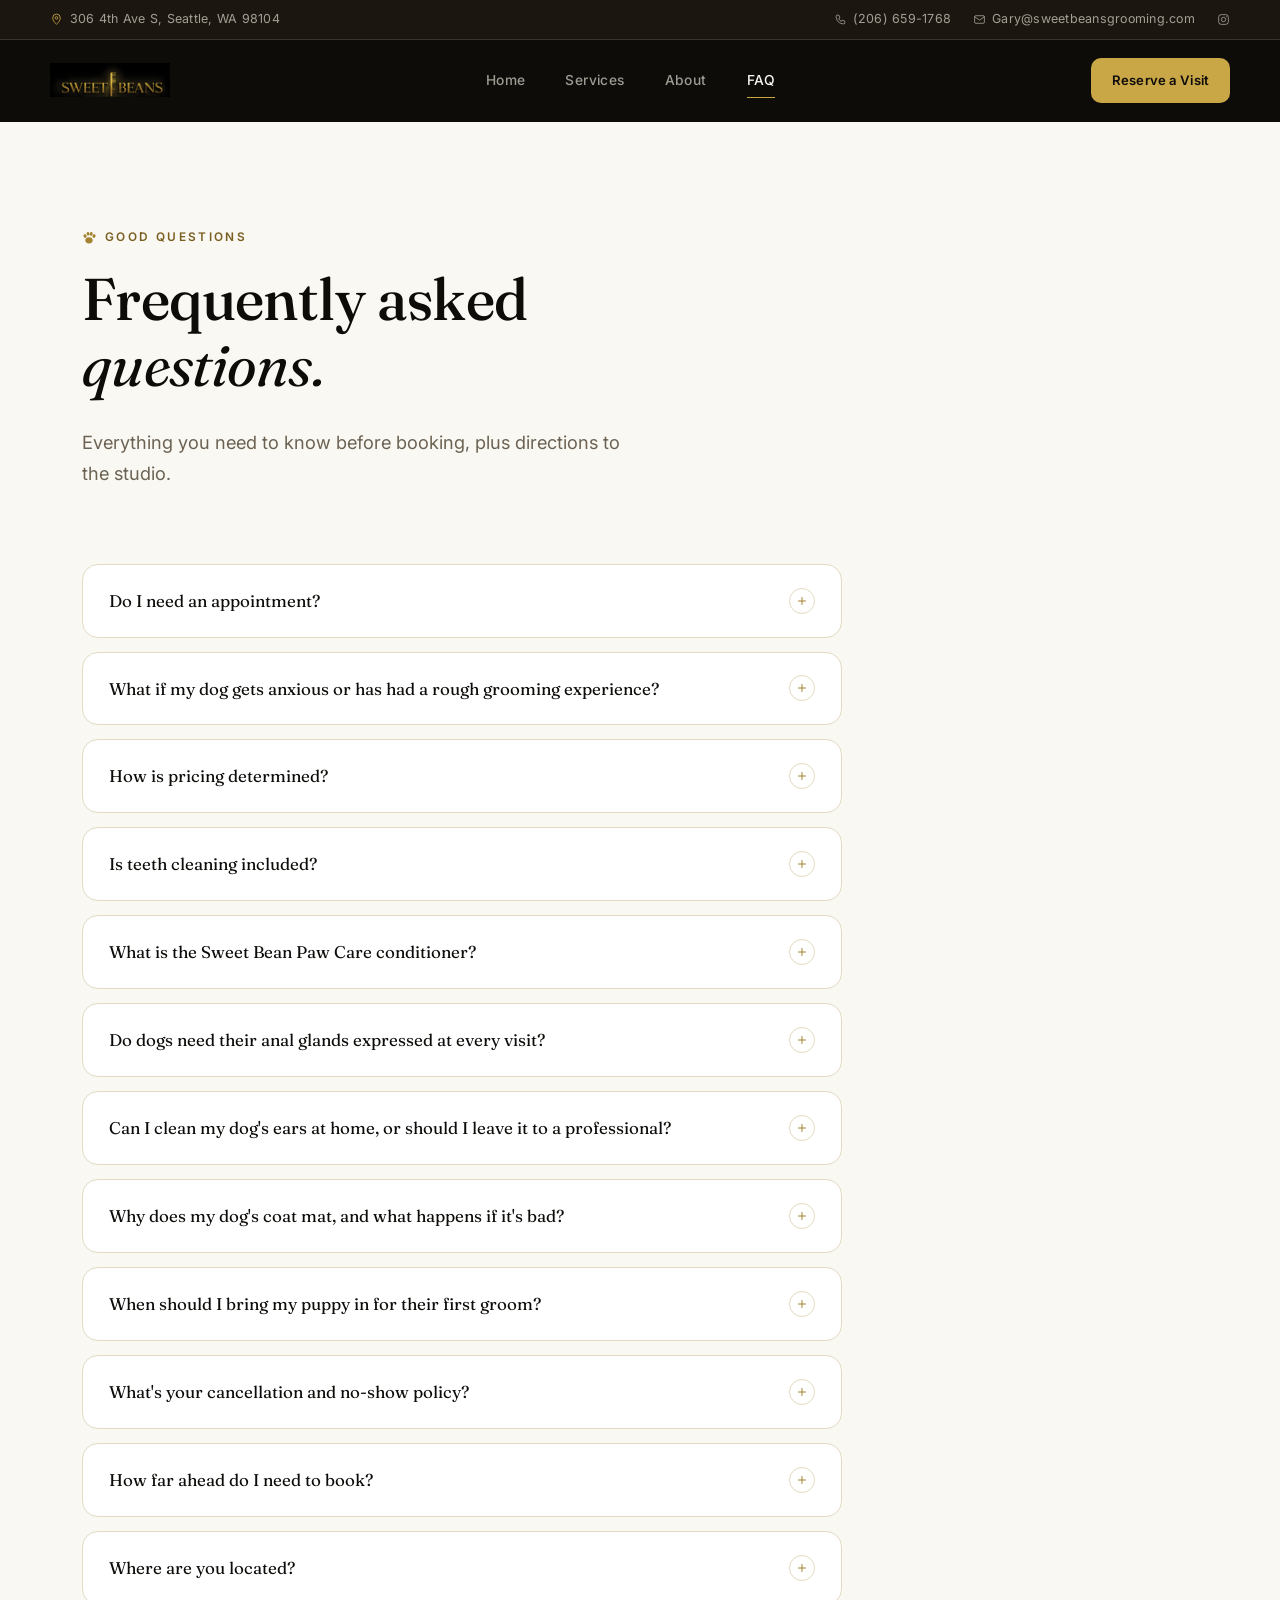
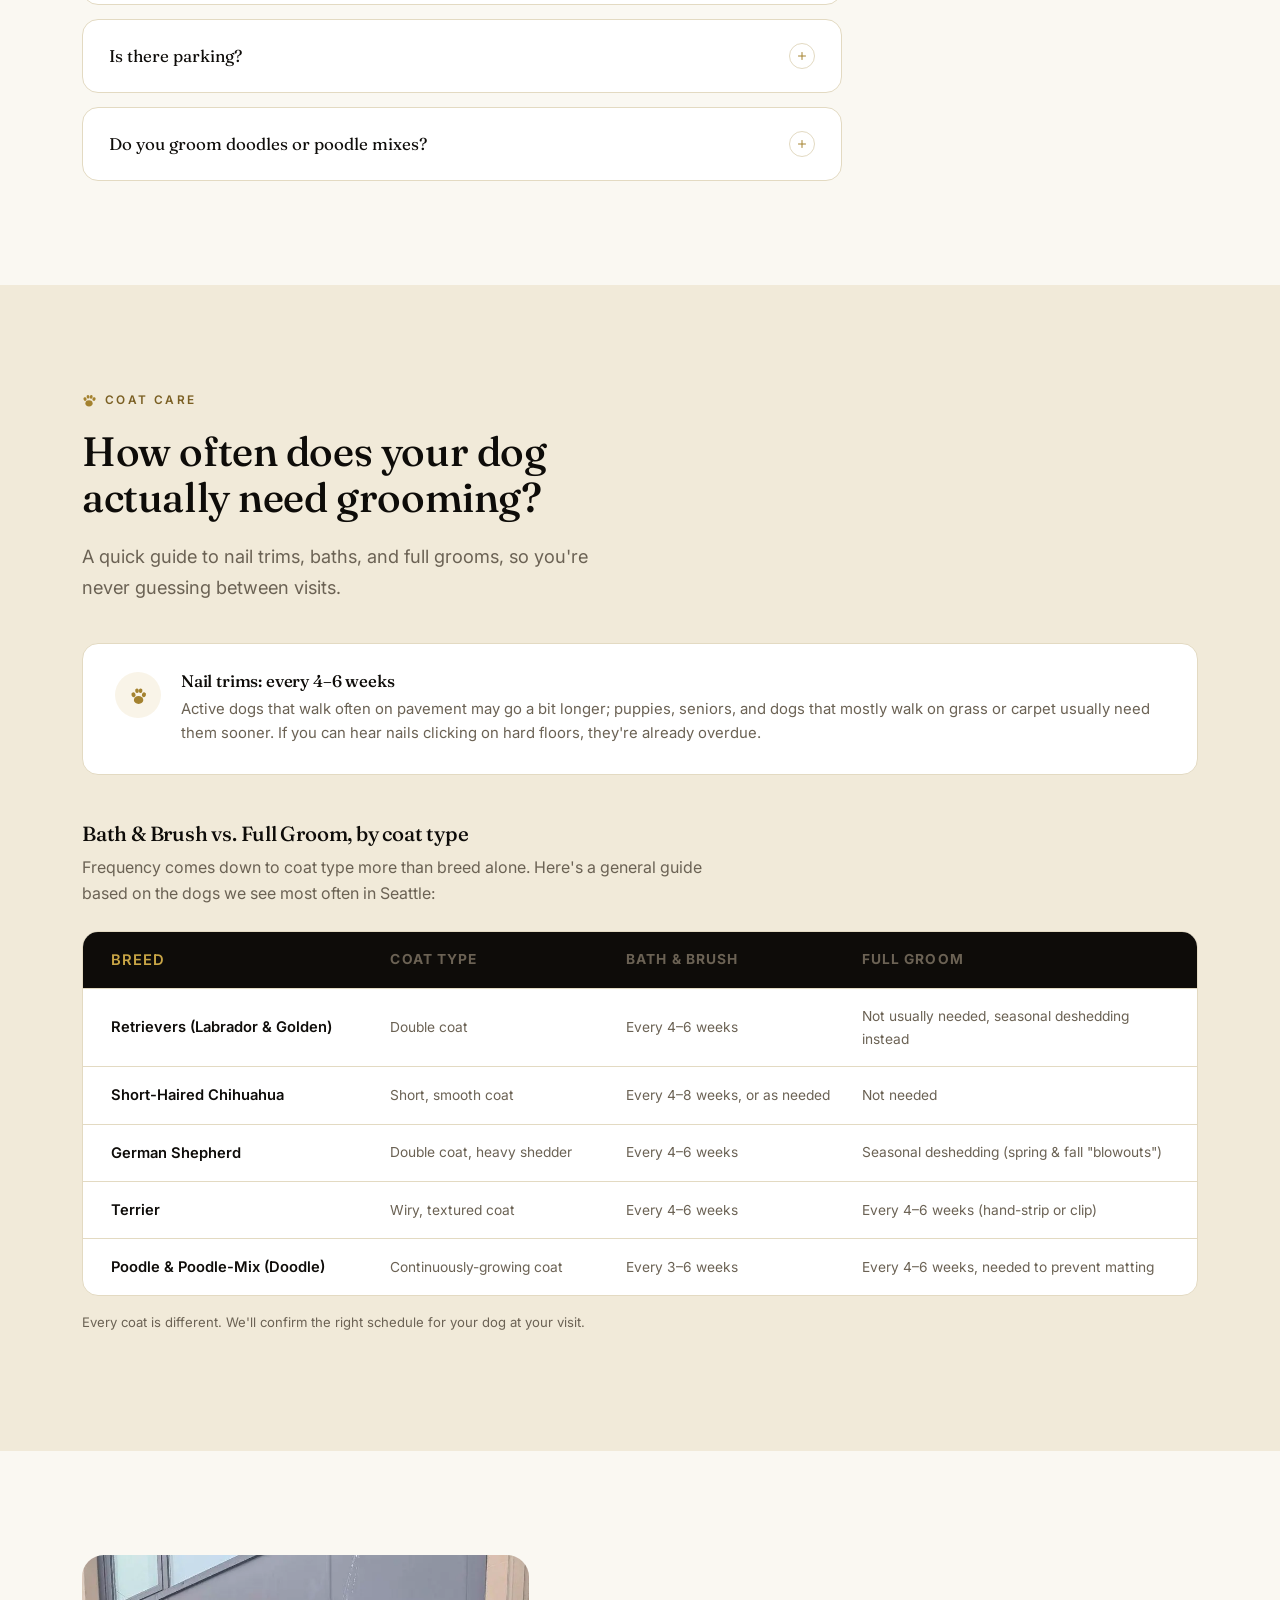
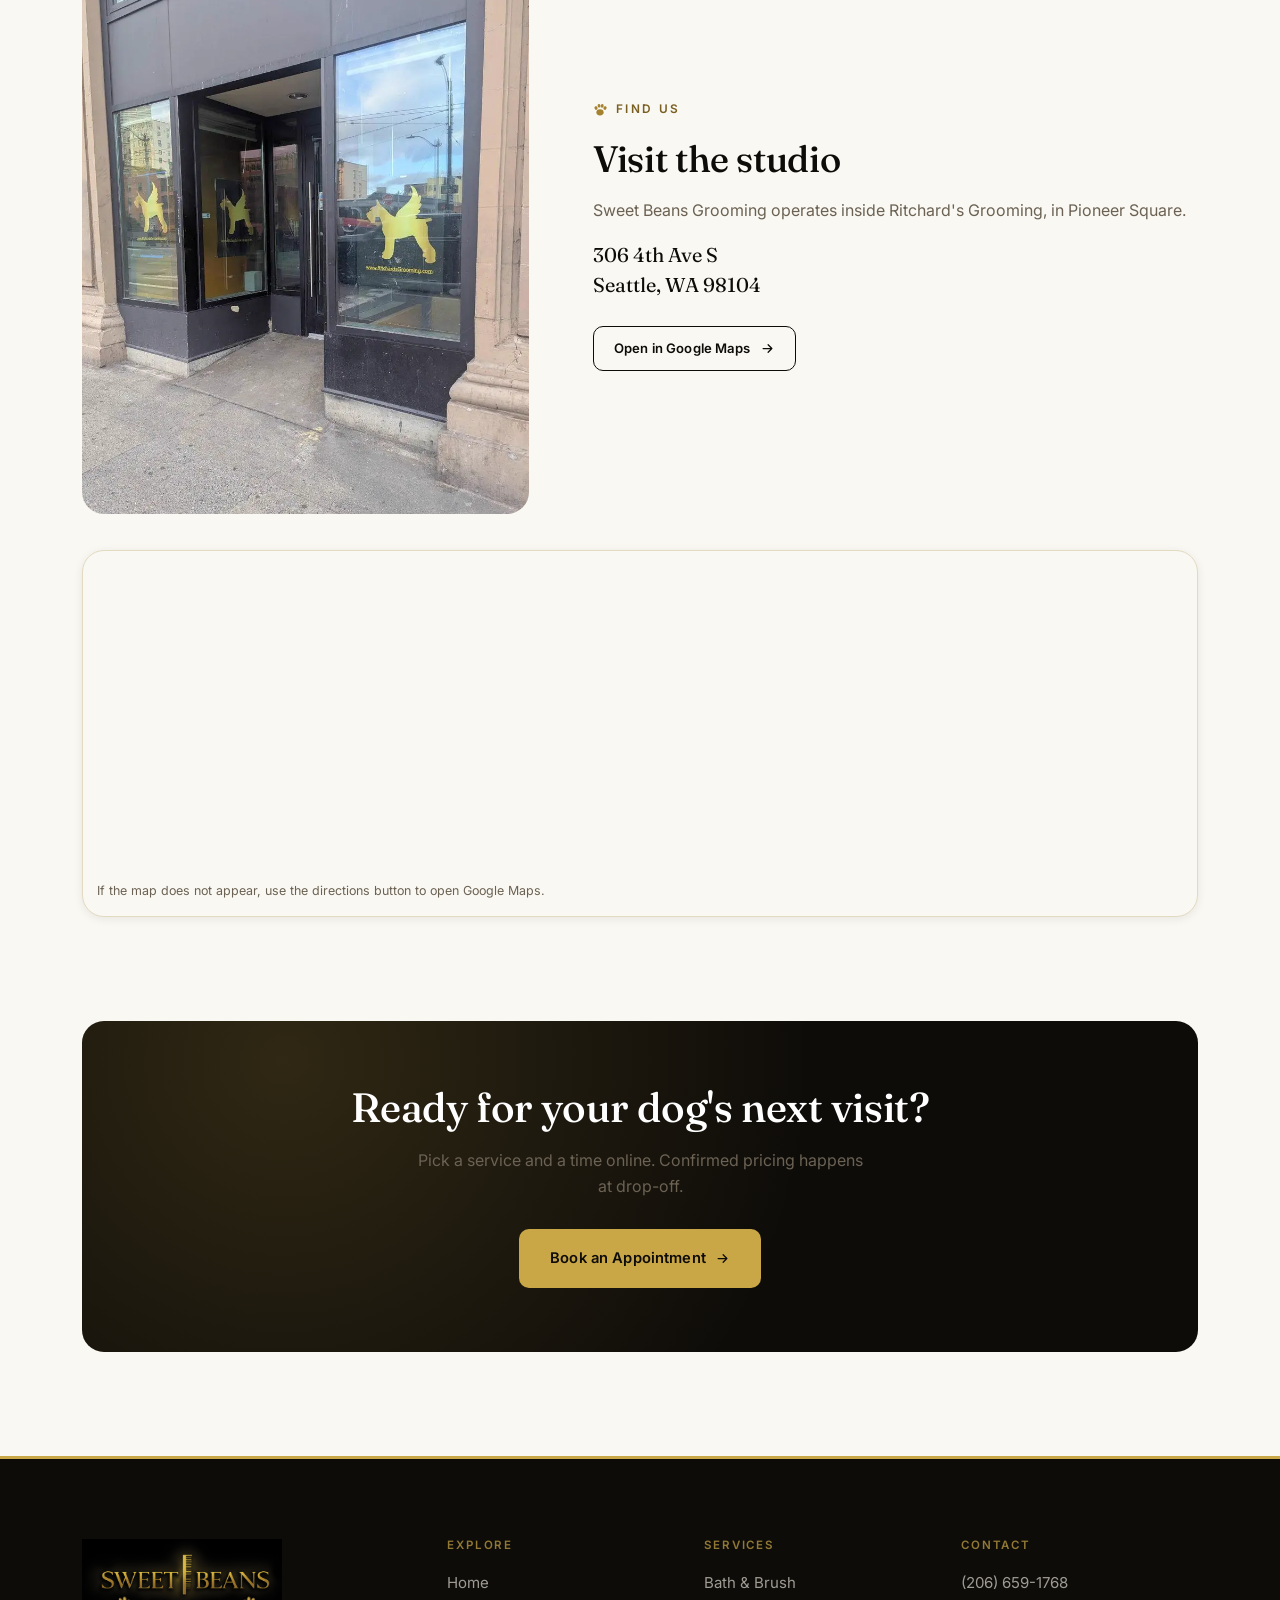
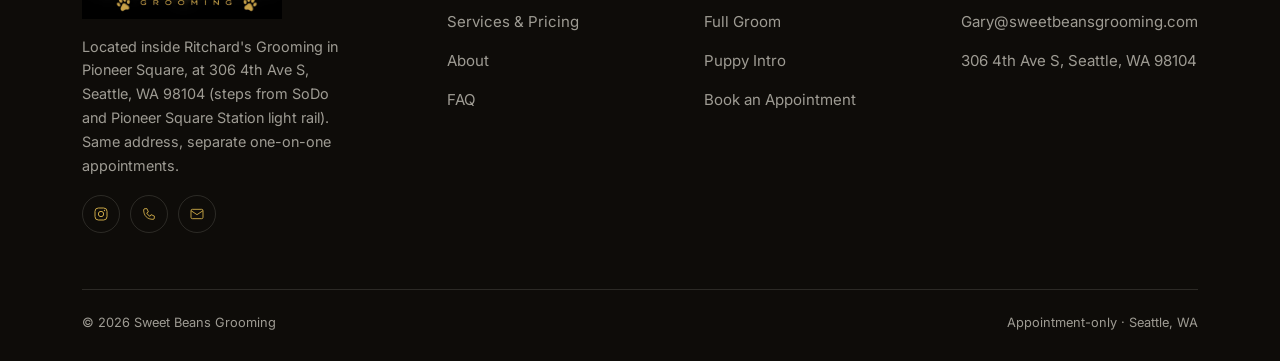
<file: faq.html>
<!DOCTYPE html>
<html lang="en">
<head>
<meta charset="UTF-8">
<meta name="viewport" content="width=device-width, initial-scale=1">
<!-- Google tag (gtag.js) -->
<script async src="https://www.googletagmanager.com/gtag/js?id=G-MSZGER5S0D"></script>
<script>
  window.dataLayer = window.dataLayer || [];
  function gtag(){dataLayer.push(arguments);}
  gtag('js', new Date());

  gtag('config', 'G-MSZGER5S0D');
</script>
<title>FAQ &amp; Directions | Sweet Beans Grooming</title>
<meta name="description" content="Answers to common questions about appointments, pricing, and policies at Sweet Beans Grooming, plus directions to our Seattle studio.">
<meta name="theme-color" content="#0E0C09">
<meta name="geo.region" content="US-WA">
<meta name="geo.placename" content="Seattle">
<meta property="og:type" content="website">
<meta property="og:locale" content="en_US">
<meta property="og:title" content="FAQ & Directions | Sweet Beans Grooming">
<meta property="og:description" content="Common questions about appointments, pricing, and policies, plus directions to our Seattle studio.">
<meta property="og:image" content="https://www.sweetbeansgrooming.com/images/og-share.jpg">
<meta property="og:image:width" content="1200">
<meta property="og:image:height" content="630">
<meta property="og:url" content="https://www.sweetbeansgrooming.com/faq.html">
<meta name="twitter:card" content="summary_large_image">
<link rel="icon" href="favicon.svg?v=sb1" type="image/svg+xml">
<link rel="icon" href="favicon.ico?v=sb1" sizes="any">
<link rel="apple-touch-icon" href="apple-touch-icon.png">
<link rel="preconnect" href="https://fonts.googleapis.com">
<link rel="preconnect" href="https://fonts.gstatic.com" crossorigin>
<link href="https://fonts.googleapis.com/css2?family=Fraunces:ital,opsz,wght@0,9..144,400..600;1,9..144,400..600&family=Inter:wght@400;500;600;700&display=swap" rel="stylesheet">
<link rel="stylesheet" href="styles.css">
<script type="application/ld+json">
{
  "@context": "https://schema.org",
  "@type": "FAQPage",
  "mainEntity": [
    {
      "@type": "Question",
      "name": "Do I need an appointment?",
      "acceptedAnswer": { "@type": "Answer", "text": "Yes, every visit at Sweet Beans Grooming is appointment-only and one dog at a time. There's no walk-in waiting room and no other dogs in the room during your appointment." }
    },
    {
      "@type": "Question",
      "name": "What if my dog gets anxious or has had a rough grooming experience?",
      "acceptedAnswer": { "@type": "Answer", "text": "That's exactly who this is built for. Grooming is performed at your dog's pace, with breaks as needed and a calm, patient approach rather than rushing through a schedule." }
    },
    {
      "@type": "Question",
      "name": "How is pricing determined?",
      "acceptedAnswer": { "@type": "Answer", "text": "Listed prices are starting estimates based on weight, confirmed at drop-off once your dog's coat condition, size, and temperament are seen in person. Bath & Brush starts at $60 (up to $100 for large dogs), Full Groom starts at $100 (up to $140 for large dogs), Puppy Intro is $45, and Paw Trim & Clean is $50. Add-ons like nail trims ($20) and de-matting ($30/30 min) are available with any service." }
    },
    {
      "@type": "Question",
      "name": "Is teeth cleaning included?",
      "acceptedAnswer": { "@type": "Answer", "text": "Yes, teeth cleaning is included with both Bath & Brush and Full Groom appointments. It's also available as a $20 add-on with any other service." }
    },
    {
      "@type": "Question",
      "name": "What is the Sweet Bean Paw Care conditioner?",
      "acceptedAnswer": { "@type": "Answer", "text": "Paw pads are one of the most overlooked parts of dog grooming, exposed to pavement and weather, but rarely cared for. It's a store-bought paw balm applied to moisturize dry, worn pads and help protect them between visits. It's also a small nod to the name: paw pads look a little like beans." }
    },
    {
      "@type": "Question",
      "name": "Do dogs need their anal glands expressed at every visit?",
      "acceptedAnswer": { "@type": "Answer", "text": "Not usually. Most dogs empty their anal glands naturally when they go to the bathroom, so it isn't part of every routine visit. Scooting or excessive licking are signs your dog may need help. Expressing glands more often than necessary can actually cause irritation, so it's only done when there's a reason to." }
    },
    {
      "@type": "Question",
      "name": "Can I clean my dog's ears at home, or should I leave it to a professional?",
      "acceptedAnswer": { "@type": "Answer", "text": "Light at-home care (wiping the outer ear with a dog-safe cleaner and a cotton ball) is fine for most dogs. Deeper cleaning is best left to a groomer or vet, since cotton swabs and overly deep cleaning risk injuring the ear canal. Dogs with floppy ears or frequent ear issues usually benefit from a quick check at every visit." }
    },
    {
      "@type": "Question",
      "name": "Why does my dog's coat mat, and what happens if it's bad?",
      "acceptedAnswer": { "@type": "Answer", "text": "Matting happens fastest in curly, wavy, or double coats, especially around the ears, armpits, and collar. Regular brushing between visits is the best prevention. Once a mat is tight against the skin, brushing it out can be painful and risks injuring the skin, so a close shave-down is sometimes the safer option." }
    },
    {
      "@type": "Question",
      "name": "When should I bring my puppy in for their first groom?",
      "acceptedAnswer": { "@type": "Answer", "text": "Most puppies are ready for an introductory visit around 12-14 weeks old, once they're current on their core vaccines. Early visits are short and gentle: nail trims, a light bath, some tidying, all focused on building comfort with handling and noise rather than a full haircut." }
    },
    {
      "@type": "Question",
      "name": "What's your cancellation and no-show policy?",
      "acceptedAnswer": { "@type": "Answer", "text": "Please give at least 24 hours' notice if you need to cancel or reschedule. If an appointment is missed without notice, future visits are paid in full in advance through a secure Square payment link, due within 2 hours of booking to hold the appointment. A prepaid appointment cancelled or rescheduled more than 24 hours ahead stays on your account as credit toward a future visit; one cancelled within 24 hours, or missed, is not refundable. An appointment counts as missed (a no-show) if you have not arrived within 15 minutes of your scheduled time and we have not heard from you. If something unexpected comes up, such as an emergency or severe weather, please contact us as soon as you can; we may waive these terms case by case." }
    },
    {
      "@type": "Question",
      "name": "How far ahead do I need to book?",
      "acceptedAnswer": { "@type": "Answer", "text": "Online booking closes 12 hours before the appointment, so same-day bookings are not available." }
    },
    {
      "@type": "Question",
      "name": "Where are you located?",
      "acceptedAnswer": { "@type": "Answer", "text": "Sweet Beans Grooming operates inside Ritchard's Grooming at 306 4th Ave S, Seattle, WA 98104, right in Pioneer Square, just steps from SoDo and the Pioneer Square Station light rail." }
    },
    {
      "@type": "Question",
      "name": "Is there parking?",
      "acceptedAnswer": { "@type": "Answer", "text": "There's no dedicated lot at the building." }
    },
    {
      "@type": "Question",
      "name": "Do you groom doodles or poodle mixes?",
      "acceptedAnswer": { "@type": "Answer", "text": "Yes. Doodles and poodle mixes have continuously-growing coats that need regular care, typically a Bath & Brush every 3–6 weeks and a Full Groom every 4–6 weeks to prevent matting. We'll talk through the right schedule and finish for your dog's coat at your visit." }
    }
  ]
}
</script>
<script type="application/ld+json">
{
  "@context": "https://schema.org",
  "@type": "BreadcrumbList",
  "itemListElement": [
    { "@type": "ListItem", "position": 1, "name": "Home", "item": "https://www.sweetbeansgrooming.com/" },
    { "@type": "ListItem", "position": 2, "name": "FAQ & Directions", "item": "https://www.sweetbeansgrooming.com/faq.html" }
  ]
}
</script>
</head>
<body>

<a href="#main" class="skip-link">Skip to content</a>

<div class="topbar">
  <div class="container topbar-inner">
    <a href="https://maps.app.goo.gl/dLad91N9a52otWgG6" class="topbar-loc" aria-label="306 4th Ave S, Seattle, WA 98104">
      <svg width="13" height="13" viewBox="0 0 24 24" fill="none"><path d="M12 21s7-6.2 7-12a7 7 0 10-14 0c0 5.8 7 12 7 12z" stroke="currentColor" stroke-width="1.6"/><circle cx="12" cy="9" r="2.4" stroke="currentColor" stroke-width="1.6"/></svg>
      <span class="full">306 4th Ave S, Seattle, WA 98104</span>
    </a>
    <div class="topbar-contact">
      <a href="tel:+12066591768"><svg width="13" height="13" viewBox="0 0 24 24" fill="none"><path d="M6 4h3l2 5-2.5 1.5a11 11 0 005 5L15 13l5 2v3a2 2 0 01-2 2C9.5 20 4 14.5 4 6a2 2 0 012-2z" stroke="currentColor" stroke-width="1.5"/></svg>(206) 659-1768</a>
      <a href="mailto:Gary@sweetbeansgrooming.com" class="topbar-mail"><svg width="13" height="13" viewBox="0 0 24 24" fill="none"><rect x="3" y="5" width="18" height="14" rx="2" stroke="currentColor" stroke-width="1.5"/><path d="M3 7l9 6 9-6" stroke="currentColor" stroke-width="1.5"/></svg>Gary@sweetbeansgrooming.com</a>
      <a href="https://www.instagram.com/sweetbeansgrooming/" aria-label="Instagram"><svg width="13" height="13" viewBox="0 0 24 24" fill="none"><rect x="3" y="3" width="18" height="18" rx="5" stroke="currentColor" stroke-width="1.5"/><circle cx="12" cy="12" r="4" stroke="currentColor" stroke-width="1.5"/><circle cx="17.2" cy="6.8" r="1" fill="currentColor"/></svg></a>
    </div>
  </div>
</div>

<div class="nav-wrap" id="navWrap">
  <div class="container nav">
    <a href="index.html" class="brand">
      <img src="logo_wordmark.png" alt="Sweet Beans Grooming" class="nav-logo" width="239" height="68">
    </a>
    <nav class="nav-links">
      <a href="index.html">Home</a>
      <a href="services.html">Services</a>
      <a href="about.html">About</a>
      <a href="faq.html" class="active">FAQ</a>
    </nav>
    <div class="nav-cta">
      <a href="booking.html" class="btn btn-primary btn-sm">Reserve a Visit</a>
      <button class="nav-toggle" aria-label="Open menu" onclick="document.getElementById('mobilePanel').classList.add('open')">
        <svg width="24" height="24" viewBox="0 0 24 24" fill="none"><path d="M3 6h18M3 12h18M3 18h18" stroke="#F7F3E9" stroke-width="1.6" stroke-linecap="round"/></svg>
      </button>
    </div>
  </div>
</div>

<div class="mobile-panel" id="mobilePanel">
  <div class="mobile-panel-head">
    <img src="logo_wordmark.png" alt="Sweet Beans Grooming" class="nav-logo" width="239" height="68">
    <button class="nav-toggle" style="display:block" aria-label="Close menu" onclick="document.getElementById('mobilePanel').classList.remove('open')">
      <svg width="24" height="24" viewBox="0 0 24 24" fill="none"><path d="M5 5l14 14M19 5L5 19" stroke="#F7F3E9" stroke-width="1.6" stroke-linecap="round"/></svg>
    </button>
  </div>
  <nav class="mobile-links">
    <a href="index.html">Home</a>
    <a href="services.html">Services</a>
    <a href="about.html">About</a>
    <a href="faq.html">FAQ</a>
  </nav>
  <div class="mobile-divider"></div>
  <div class="mobile-contact">
    <a href="tel:+12066591768"><svg viewBox="0 0 24 24" fill="none"><path d="M6 4h3l2 5-2.5 1.5a11 11 0 005 5L15 13l5 2v3a2 2 0 01-2 2C9.5 20 4 14.5 4 6a2 2 0 012-2z" stroke="currentColor" stroke-width="1.5"/></svg>(206) 659-1768</a>
    <a href="mailto:Gary@sweetbeansgrooming.com"><svg viewBox="0 0 24 24" fill="none"><rect x="3" y="5" width="18" height="14" rx="2" stroke="currentColor" stroke-width="1.5"/><path d="M3 7l9 6 9-6" stroke="currentColor" stroke-width="1.5"/></svg>Gary@sweetbeansgrooming.com</a>
    <a href="https://maps.app.goo.gl/dLad91N9a52otWgG6"><svg viewBox="0 0 24 24" fill="none"><path d="M12 21s7-6.2 7-12a7 7 0 10-14 0c0 5.8 7 12 7 12z" stroke="currentColor" stroke-width="1.5"/><circle cx="12" cy="9" r="2.4" stroke="currentColor" stroke-width="1.5"/></svg>306 4th Ave S, Seattle, WA 98104</a>
  </div>
</div>

<main id="main">

<!-- PAGE HEAD -->
<section class="section section-light" style="padding-bottom:56px;">
  <div class="container">
    <div class="eyebrow">Good Questions</div>
    <h1 style="max-width:680px;">Frequently asked <em>questions.</em></h1>
    <p class="lede">Everything you need to know before booking, plus directions to the studio.</p>
  </div>
</section>

<!-- FAQ -->
<section class="section section-light section-tight">
  <div class="container">
    <div class="faq-list fade-up">
      <details class="faq-item">
        <summary>Do I need an appointment?<span class="faq-icon"><svg viewBox="0 0 24 24" fill="none"><path d="M12 5v14M5 12h14" stroke="currentColor" stroke-width="2" stroke-linecap="round"/></svg></span></summary>
        <p>Yes, every visit at Sweet Beans Grooming is appointment-only and one dog at a time. There's no walk-in waiting room and no other dogs in the room during your appointment.</p>
      </details>
      <details class="faq-item">
        <summary>What if my dog gets anxious or has had a rough grooming experience?<span class="faq-icon"><svg viewBox="0 0 24 24" fill="none"><path d="M12 5v14M5 12h14" stroke="currentColor" stroke-width="2" stroke-linecap="round"/></svg></span></summary>
        <p>That's exactly who this is built for. Grooming is performed at your dog's pace, with breaks as needed and a calm, patient approach rather than rushing through a schedule.</p>
      </details>
      <details class="faq-item">
        <summary>How is pricing determined?<span class="faq-icon"><svg viewBox="0 0 24 24" fill="none"><path d="M12 5v14M5 12h14" stroke="currentColor" stroke-width="2" stroke-linecap="round"/></svg></span></summary>
        <p>Listed prices are starting estimates based on weight, confirmed at drop-off once your dog's coat condition, size, and temperament are seen in person. Bath &amp; Brush starts at $60 (up to $100 for large dogs), Full Groom starts at $100 (up to $140 for large dogs), Puppy Intro is $45, and Paw Trim &amp; Clean is $50. Add-ons like nail trims ($20) and de-matting ($30/30 min) are available with any service.</p>
      </details>
      <details class="faq-item">
        <summary>Is teeth cleaning included?<span class="faq-icon"><svg viewBox="0 0 24 24" fill="none"><path d="M12 5v14M5 12h14" stroke="currentColor" stroke-width="2" stroke-linecap="round"/></svg></span></summary>
        <p>Yes, teeth cleaning is included with both Bath &amp; Brush and Full Groom appointments. It's also available as a $20 add-on with any other service.</p>
      </details>
      <details class="faq-item">
        <summary>What is the Sweet Bean Paw Care conditioner?<span class="faq-icon"><svg viewBox="0 0 24 24" fill="none"><path d="M12 5v14M5 12h14" stroke="currentColor" stroke-width="2" stroke-linecap="round"/></svg></span></summary>
        <p>Paw pads are one of the most overlooked parts of dog grooming, exposed to pavement and weather, but rarely cared for. It's a store-bought paw balm applied to moisturize dry, worn pads and help protect them between visits. It's also a small nod to the name: paw pads look a little like beans.</p>
      </details>
      <details class="faq-item">
        <summary>Do dogs need their anal glands expressed at every visit?<span class="faq-icon"><svg viewBox="0 0 24 24" fill="none"><path d="M12 5v14M5 12h14" stroke="currentColor" stroke-width="2" stroke-linecap="round"/></svg></span></summary>
        <p>Not usually. Most dogs empty their anal glands naturally when they go to the bathroom, so it isn't part of every routine visit. Scooting or excessive licking are signs your dog may need help. Let us know if you notice either. Expressing glands more often than necessary can actually cause irritation, so it's only done when there's a reason to.</p>
      </details>
      <details class="faq-item">
        <summary>Can I clean my dog's ears at home, or should I leave it to a professional?<span class="faq-icon"><svg viewBox="0 0 24 24" fill="none"><path d="M12 5v14M5 12h14" stroke="currentColor" stroke-width="2" stroke-linecap="round"/></svg></span></summary>
        <p>Light at-home care (wiping the outer ear with a dog-safe cleaner and a cotton ball) is fine for most dogs. Deeper cleaning is best left to a groomer or vet, since cotton swabs and overly deep cleaning risk injuring the ear canal. Dogs with floppy ears or frequent ear issues usually benefit from a quick check at every visit.</p>
      </details>
      <details class="faq-item">
        <summary>Why does my dog's coat mat, and what happens if it's bad?<span class="faq-icon"><svg viewBox="0 0 24 24" fill="none"><path d="M12 5v14M5 12h14" stroke="currentColor" stroke-width="2" stroke-linecap="round"/></svg></span></summary>
        <p>Matting happens fastest in curly, wavy, or double coats, especially around the ears, armpits, and collar. Regular brushing between visits is the best prevention. Once a mat is tight against the skin, brushing it out can be painful and risks injuring the skin, so a close shave-down is sometimes the safer option. Staying on a consistent grooming schedule is the easiest way to avoid this altogether.</p>
      </details>
      <details class="faq-item">
        <summary>When should I bring my puppy in for their first groom?<span class="faq-icon"><svg viewBox="0 0 24 24" fill="none"><path d="M12 5v14M5 12h14" stroke="currentColor" stroke-width="2" stroke-linecap="round"/></svg></span></summary>
        <p>Most puppies are ready for an introductory visit around 12–14 weeks old, once they're current on their core vaccines. Early visits are short and gentle: nail trims, a light bath, some tidying, all focused on building comfort with handling and noise rather than a full haircut. Starting early makes every visit afterward easier.</p>
      </details>
      <details class="faq-item">
        <summary>What's your cancellation and no-show policy?<span class="faq-icon"><svg viewBox="0 0 24 24" fill="none"><path d="M12 5v14M5 12h14" stroke="currentColor" stroke-width="2" stroke-linecap="round"/></svg></span></summary>
        <p>Please give at least 24 hours' notice if you need to cancel or reschedule. If an appointment is missed without notice, future visits are paid in full in advance through a secure Square payment link, due within 2 hours of booking to hold the appointment. A prepaid appointment cancelled or rescheduled more than 24 hours ahead stays on your account as credit toward a future visit; one cancelled within 24 hours, or missed, is not refundable. An appointment counts as missed (a no-show) if you have not arrived within 15 minutes of your scheduled time and we have not heard from you. If something unexpected comes up, such as an emergency or severe weather, please contact us as soon as you can; we may waive these terms case by case.</p>
      </details>
      <details class="faq-item">
        <summary>How far ahead do I need to book?<span class="faq-icon"><svg viewBox="0 0 24 24" fill="none"><path d="M12 5v14M5 12h14" stroke="currentColor" stroke-width="2" stroke-linecap="round"/></svg></span></summary>
        <p>Online booking closes 12 hours before the appointment, so same-day bookings are not available.</p>
      </details>
      <details class="faq-item">
        <summary>Where are you located?<span class="faq-icon"><svg viewBox="0 0 24 24" fill="none"><path d="M12 5v14M5 12h14" stroke="currentColor" stroke-width="2" stroke-linecap="round"/></svg></span></summary>
        <p>Sweet Beans Grooming operates inside Ritchard's Grooming at 306 4th Ave S, Seattle, WA 98104, right in Pioneer Square, just steps from SoDo and the Pioneer Square Station light rail.</p>
      </details>
      <details class="faq-item">
        <summary>Is there parking?<span class="faq-icon"><svg viewBox="0 0 24 24" fill="none"><path d="M12 5v14M5 12h14" stroke="currentColor" stroke-width="2" stroke-linecap="round"/></svg></span></summary>
        <p>There's no dedicated lot at the building.</p>
      </details>
      <details class="faq-item">
        <summary>Do you groom doodles or poodle mixes?<span class="faq-icon"><svg viewBox="0 0 24 24" fill="none"><path d="M12 5v14M5 12h14" stroke="currentColor" stroke-width="2" stroke-linecap="round"/></svg></span></summary>
        <p>Yes. Doodles and poodle mixes have continuously-growing coats that need regular care, typically a Bath &amp; Brush every 3–6 weeks and a Full Groom every 4–6 weeks to prevent matting. We'll talk through the right schedule and finish for your dog's coat at your visit.</p>
      </details>
    </div>
  </div>
</section>

<!-- CARE GUIDE -->
<section class="section section-alt">
  <div class="container">
    <div class="eyebrow">Coat Care</div>
    <h2 style="max-width:620px;">How often does your dog actually need grooming?</h2>
    <p class="lede">A quick guide to nail trims, baths, and full grooms, so you're never guessing between visits.</p>

    <div class="care-tip fade-up" style="margin-top:40px;">
      <div class="icon"><svg viewBox="0 0 24 24" fill="currentColor"><ellipse cx="12.1" cy="17.1" rx="5.4" ry="4.5"/><ellipse cx="6.3" cy="11.1" rx="2.3" ry="2.8" transform="rotate(-20 6.3 11.1)"/><ellipse cx="10.3" cy="6.6" rx="2.1" ry="2.6" transform="rotate(-8 10.3 6.6)"/><ellipse cx="14.4" cy="6.6" rx="2.1" ry="2.6" transform="rotate(8 14.4 6.6)"/><ellipse cx="18.2" cy="11.1" rx="2.3" ry="2.8" transform="rotate(20 18.2 11.1)"/></svg></div>
      <div>
        <h3>Nail trims: every 4–6 weeks</h3>
        <p>Active dogs that walk often on pavement may go a bit longer; puppies, seniors, and dogs that mostly walk on grass or carpet usually need them sooner. If you can hear nails clicking on hard floors, they're already overdue.</p>
      </div>
    </div>

    <h3 style="margin-bottom:8px;">Bath &amp; Brush vs. Full Groom, by coat type</h3>
    <p style="margin-bottom:24px;max-width:640px;">Frequency comes down to coat type more than breed alone. Here's a general guide based on the dogs we see most often in Seattle:</p>

    <div class="care-chart fade-up">
      <div class="care-row head">
        <span class="breed">Breed</span>
        <span>Coat Type</span>
        <span>Bath &amp; Brush</span>
        <span>Full Groom</span>
      </div>
      <div class="care-row">
        <span class="breed">Retrievers (Labrador &amp; Golden)</span>
        <span data-label="Coat Type">Double coat</span>
        <span data-label="Bath &amp; Brush">Every 4–6 weeks</span>
        <span data-label="Full Groom">Not usually needed, seasonal deshedding instead</span>
      </div>
      <div class="care-row">
        <span class="breed">Short-Haired Chihuahua</span>
        <span data-label="Coat Type">Short, smooth coat</span>
        <span data-label="Bath &amp; Brush">Every 4–8 weeks, or as needed</span>
        <span data-label="Full Groom">Not needed</span>
      </div>
      <div class="care-row">
        <span class="breed">German Shepherd</span>
        <span data-label="Coat Type">Double coat, heavy shedder</span>
        <span data-label="Bath &amp; Brush">Every 4–6 weeks</span>
        <span data-label="Full Groom">Seasonal deshedding (spring &amp; fall "blowouts")</span>
      </div>
      <div class="care-row">
        <span class="breed">Terrier</span>
        <span data-label="Coat Type">Wiry, textured coat</span>
        <span data-label="Bath &amp; Brush">Every 4–6 weeks</span>
        <span data-label="Full Groom">Every 4–6 weeks (hand-strip or clip)</span>
      </div>
      <div class="care-row">
        <span class="breed">Poodle &amp; Poodle-Mix (Doodle)</span>
        <span data-label="Coat Type">Continuously-growing coat</span>
        <span data-label="Bath &amp; Brush">Every 3–6 weeks</span>
        <span data-label="Full Groom">Every 4–6 weeks, needed to prevent matting</span>
      </div>
    </div>
    <p class="care-chart-note">Every coat is different. We'll confirm the right schedule for your dog at your visit.</p>
  </div>
</section>

<!-- VISIT US -->
<section class="section section-light">
  <div class="container">
    <div class="split">
      <div class="split-art fade-up">
        <img src="images/storefront.webp" alt="Sweet Beans Grooming storefront, inside Ritchard's Grooming, Seattle" width="900" height="1049" loading="lazy">
      </div>
      <div class="split-copy fade-up">
        <div class="eyebrow">Find Us</div>
        <h2>Visit the studio</h2>
        <p>Sweet Beans Grooming operates inside Ritchard's Grooming, in Pioneer Square.</p>
        <address class="visit-address">306 4th Ave S<br>Seattle, WA 98104</address>
        <a href="https://maps.app.goo.gl/dLad91N9a52otWgG6" class="btn btn-outline btn-sm">Open in Google Maps <svg viewBox="0 0 24 24" fill="none"><path d="M5 12h14M13 6l6 6-6 6" stroke="currentColor" stroke-width="2" stroke-linecap="round" stroke-linejoin="round"/></svg></a>
      </div>
    </div>
    <div class="visit-map visit-map-embed" style="margin-top:36px;" aria-label="Map showing Sweet Beans Grooming at 306 4th Ave S, Seattle, WA 98104">
      <iframe
        title="Google map to Sweet Beans Grooming"
        src="https://maps.google.com/maps?q=306%204th%20Ave%20S%2C%20Seattle%2C%20WA%2098104&z=15&output=embed"
        width="600"
        height="320"
        loading="eager"
        referrerpolicy="no-referrer-when-downgrade"
        allowfullscreen></iframe>
      <p class="map-note">If the map does not appear, use the directions button to open Google Maps.</p>
    </div>
  </div>
</section>

<!-- CLOSING CTA -->
<section class="section section-light section-tight">
  <div class="container">
    <div class="cta-band fade-up">
      <h2>Ready for your dog's next visit?</h2>
      <p>Pick a service and a time online. Confirmed pricing happens at drop-off.</p>
      <a href="booking.html" class="btn btn-primary">Book an Appointment <svg width="15" height="15" viewBox="0 0 24 24" fill="none"><path d="M5 12h14M13 6l6 6-6 6" stroke="currentColor" stroke-width="2" stroke-linecap="round" stroke-linejoin="round"/></svg></a>
    </div>
  </div>
</section>

</main>

<footer class="site-footer">
  <div class="container">
    <div class="footer-grid">
      <div class="footer-about">
        <a href="index.html" aria-label="Sweet Beans Grooming home" class="footer-brand">
          <img src="logo_full_black.jpg" alt="Sweet Beans Grooming" class="footer-logo" width="400" height="160" loading="lazy">
        </a>
        <p>Located inside Ritchard's Grooming in Pioneer Square, at 306 4th Ave S, Seattle, WA 98104 (steps from SoDo and Pioneer Square Station light rail). Same address, separate one-on-one appointments.</p>
        <div class="footer-social">
          <a href="https://www.instagram.com/sweetbeansgrooming/" aria-label="Instagram"><svg viewBox="0 0 24 24" fill="none"><rect x="3" y="3" width="18" height="18" rx="5" stroke="currentColor" stroke-width="1.5"/><circle cx="12" cy="12" r="4" stroke="currentColor" stroke-width="1.5"/><circle cx="17.2" cy="6.8" r="1" fill="currentColor"/></svg></a>
          <a href="tel:+12066591768" aria-label="Phone"><svg viewBox="0 0 24 24" fill="none"><path d="M6 4h3l2 5-2.5 1.5a11 11 0 005 5L15 13l5 2v3a2 2 0 01-2 2C9.5 20 4 14.5 4 6a2 2 0 012-2z" stroke="currentColor" stroke-width="1.4"/></svg></a>
          <a href="mailto:Gary@sweetbeansgrooming.com" aria-label="Email"><svg viewBox="0 0 24 24" fill="none"><rect x="3" y="5" width="18" height="14" rx="2" stroke="currentColor" stroke-width="1.4"/><path d="M3 7l9 6 9-6" stroke="currentColor" stroke-width="1.4"/></svg></a>
        </div>
      </div>
      <div>
        <h3>Explore</h3>
        <ul class="footer-links">
          <li><a href="index.html">Home</a></li>
          <li><a href="services.html">Services &amp; Pricing</a></li>
          <li><a href="about.html">About</a></li>
          <li><a href="faq.html">FAQ</a></li>
        </ul>
      </div>
      <div>
        <h3>Services</h3>
        <ul class="footer-links">
          <li><a href="services.html">Bath &amp; Brush</a></li>
          <li><a href="services.html">Full Groom</a></li>
          <li><a href="services.html">Puppy Intro</a></li>
          <li><a href="booking.html">Book an Appointment</a></li>
        </ul>
      </div>
      <div>
        <h3>Contact</h3>
        <ul class="footer-links">
          <li><a href="tel:+12066591768">(206) 659-1768</a></li>
          <li><a href="mailto:Gary@sweetbeansgrooming.com">Gary@sweetbeansgrooming.com</a></li>
          <li><a href="https://maps.app.goo.gl/dLad91N9a52otWgG6">306 4th Ave S, Seattle, WA 98104</a></li>
        </ul>
      </div>
    </div>
    <div class="footer-bottom">
      <span>&copy; 2026 Sweet Beans Grooming</span>
      <span>Appointment-only &middot; Seattle, WA</span>
    </div>
  </div>
</footer>

<script src="script.js"></script>
</body>
</html>
</file>
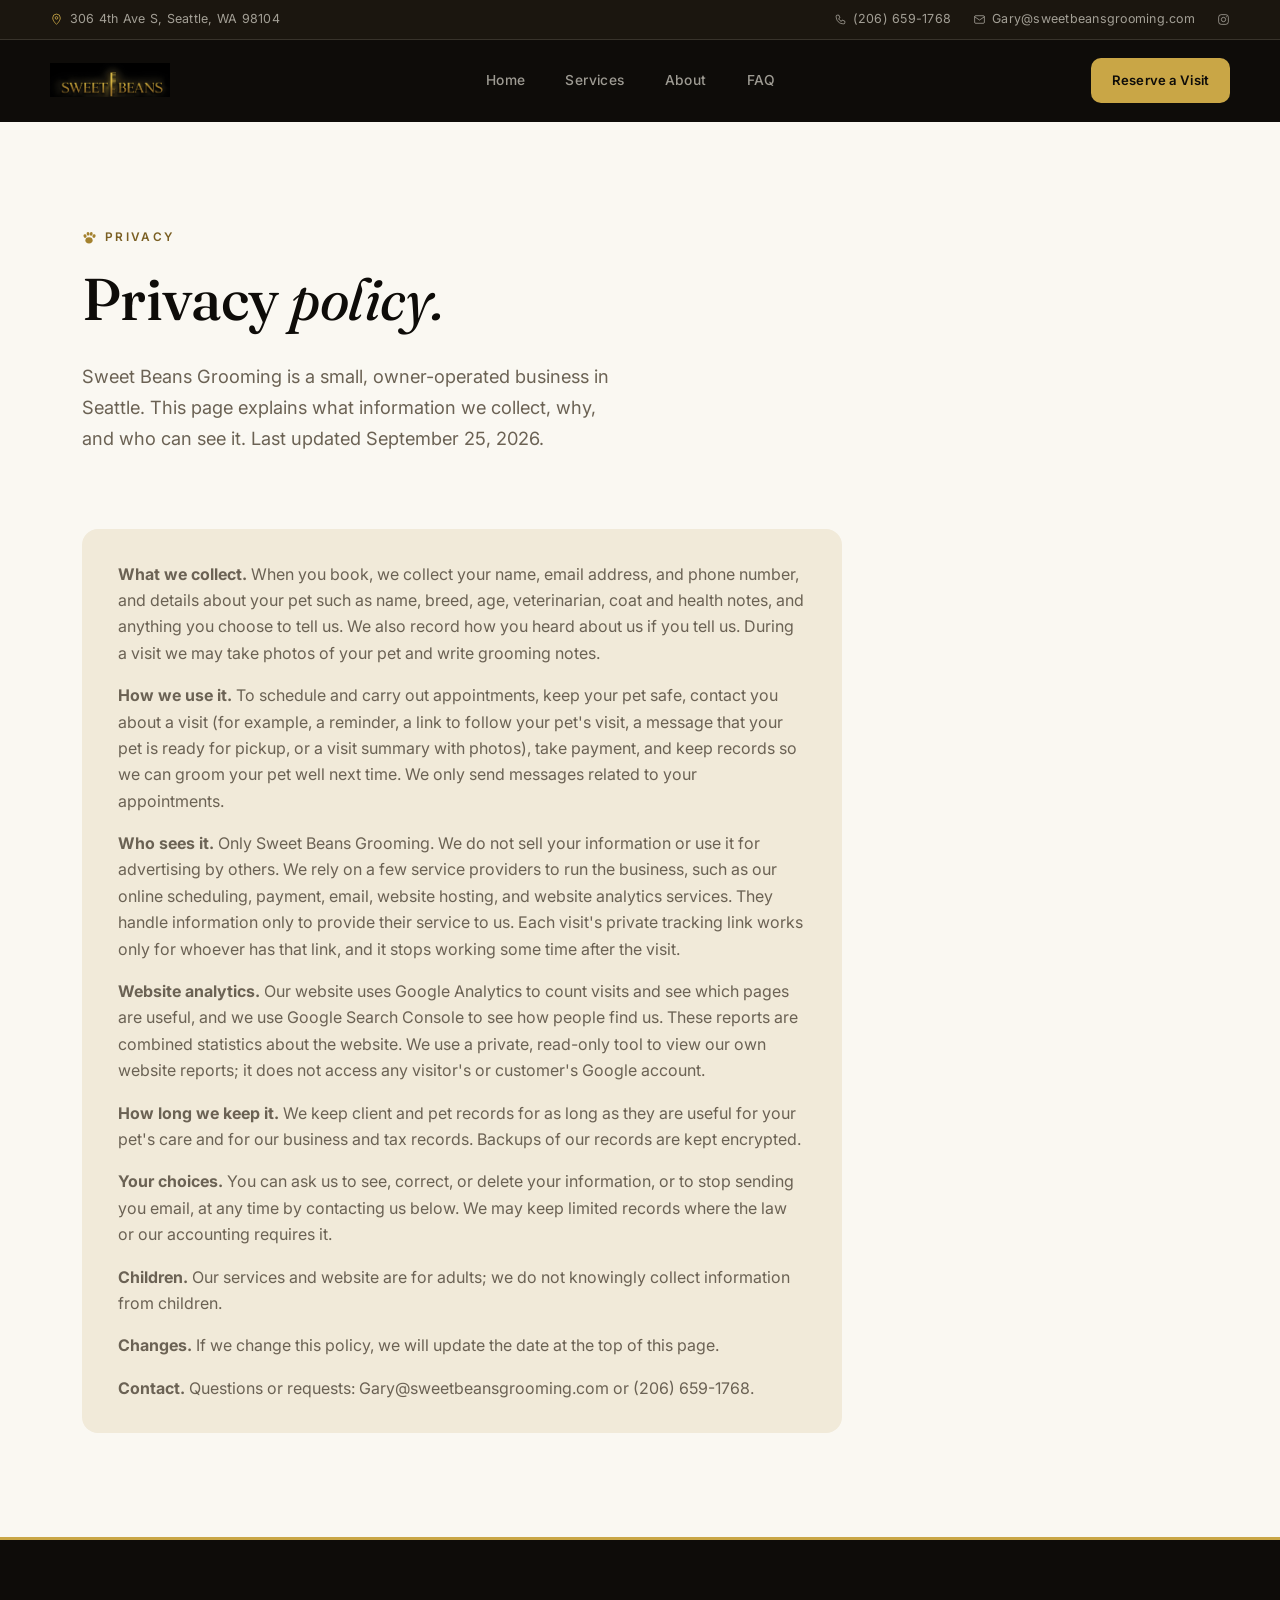
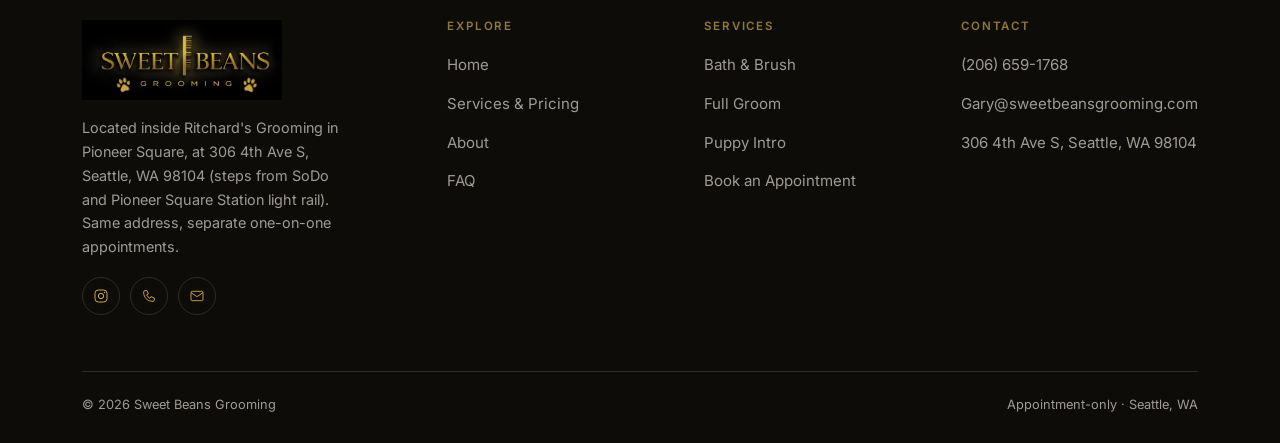
<file: privacy.html>
<!DOCTYPE html>
<html lang="en">
<head>
<meta charset="UTF-8">
<meta name="viewport" content="width=device-width, initial-scale=1">
<!-- Google tag (gtag.js) -->
<script async src="https://www.googletagmanager.com/gtag/js?id=G-MSZGER5S0D"></script>
<script>
  window.dataLayer = window.dataLayer || [];
  function gtag(){dataLayer.push(arguments);}
  gtag('js', new Date());

  gtag('config', 'G-MSZGER5S0D');
</script>
<title>Privacy Policy | Sweet Beans Grooming</title>
<meta name="description" content="How Sweet Beans Grooming collects, uses, and protects your and your pet's information.">
<meta name="robots" content="noindex, follow">
<meta name="theme-color" content="#0E0C09">
<meta name="geo.region" content="US-WA">
<meta name="geo.placename" content="Seattle">
<meta property="og:type" content="website">
<meta property="og:locale" content="en_US">
<meta property="og:title" content="Privacy Policy | Sweet Beans Grooming">
<meta property="og:description" content="How Sweet Beans Grooming collects, uses, and protects your and your pet's information.">
<meta property="og:image" content="https://www.sweetbeansgrooming.com/images/og-share.jpg">
<meta property="og:image:width" content="1200">
<meta property="og:image:height" content="630">
<meta property="og:url" content="https://www.sweetbeansgrooming.com/privacy.html">
<meta name="twitter:card" content="summary_large_image">
<link rel="icon" href="favicon.svg?v=sb1" type="image/svg+xml">
<link rel="icon" href="favicon.ico?v=sb1" sizes="any">
<link rel="apple-touch-icon" href="apple-touch-icon.png">
<link rel="preconnect" href="https://fonts.googleapis.com">
<link rel="preconnect" href="https://fonts.gstatic.com" crossorigin>
<link href="https://fonts.googleapis.com/css2?family=Fraunces:ital,opsz,wght@0,9..144,400..600;1,9..144,400..600&family=Inter:wght@400;500;600;700&display=swap" rel="stylesheet">
<link rel="stylesheet" href="styles.css">
<script type="application/ld+json">
{
  "@context": "https://schema.org",
  "@type": "BreadcrumbList",
  "itemListElement": [
    { "@type": "ListItem", "position": 1, "name": "Home", "item": "https://www.sweetbeansgrooming.com/" },
    { "@type": "ListItem", "position": 2, "name": "Privacy Policy", "item": "https://www.sweetbeansgrooming.com/privacy.html" }
  ]
}
</script>
</head>
<body>

<a href="#main" class="skip-link">Skip to content</a>

<div class="topbar">
  <div class="container topbar-inner">
    <a href="https://maps.app.goo.gl/dLad91N9a52otWgG6" class="topbar-loc" aria-label="306 4th Ave S, Seattle, WA 98104">
      <svg width="13" height="13" viewBox="0 0 24 24" fill="none"><path d="M12 21s7-6.2 7-12a7 7 0 10-14 0c0 5.8 7 12 7 12z" stroke="currentColor" stroke-width="1.6"/><circle cx="12" cy="9" r="2.4" stroke="currentColor" stroke-width="1.6"/></svg>
      <span class="full">306 4th Ave S, Seattle, WA 98104</span>
    </a>
    <div class="topbar-contact">
      <a href="tel:+12066591768"><svg width="13" height="13" viewBox="0 0 24 24" fill="none"><path d="M6 4h3l2 5-2.5 1.5a11 11 0 005 5L15 13l5 2v3a2 2 0 01-2 2C9.5 20 4 14.5 4 6a2 2 0 012-2z" stroke="currentColor" stroke-width="1.5"/></svg>(206) 659-1768</a>
      <a href="mailto:Gary@sweetbeansgrooming.com" class="topbar-mail"><svg width="13" height="13" viewBox="0 0 24 24" fill="none"><rect x="3" y="5" width="18" height="14" rx="2" stroke="currentColor" stroke-width="1.5"/><path d="M3 7l9 6 9-6" stroke="currentColor" stroke-width="1.5"/></svg>Gary@sweetbeansgrooming.com</a>
      <a href="https://www.instagram.com/sweetbeansgrooming/" aria-label="Instagram"><svg width="13" height="13" viewBox="0 0 24 24" fill="none"><rect x="3" y="3" width="18" height="18" rx="5" stroke="currentColor" stroke-width="1.5"/><circle cx="12" cy="12" r="4" stroke="currentColor" stroke-width="1.5"/><circle cx="17.2" cy="6.8" r="1" fill="currentColor"/></svg></a>
    </div>
  </div>
</div>

<div class="nav-wrap" id="navWrap">
  <div class="container nav">
    <a href="index.html" class="brand">
      <img src="logo_wordmark.png" alt="Sweet Beans Grooming" class="nav-logo" width="239" height="68">
    </a>
    <nav class="nav-links">
      <a href="index.html">Home</a>
      <a href="services.html">Services</a>
      <a href="about.html">About</a>
      <a href="faq.html">FAQ</a>
    </nav>
    <div class="nav-cta">
      <a href="https://cal.com/sweet-beans-booking/" class="btn btn-primary btn-sm">Reserve a Visit</a>
      <button class="nav-toggle" aria-label="Open menu" onclick="document.getElementById('mobilePanel').classList.add('open')">
        <svg width="24" height="24" viewBox="0 0 24 24" fill="none"><path d="M3 6h18M3 12h18M3 18h18" stroke="#F7F3E9" stroke-width="1.6" stroke-linecap="round"/></svg>
      </button>
    </div>
  </div>
</div>

<div class="mobile-panel" id="mobilePanel">
  <div class="mobile-panel-head">
    <img src="logo_wordmark.png" alt="Sweet Beans Grooming" class="nav-logo" width="239" height="68">
    <button class="nav-toggle" style="display:block" aria-label="Close menu" onclick="document.getElementById('mobilePanel').classList.remove('open')">
      <svg width="24" height="24" viewBox="0 0 24 24" fill="none"><path d="M5 5l14 14M19 5L5 19" stroke="#F7F3E9" stroke-width="1.6" stroke-linecap="round"/></svg>
    </button>
  </div>
  <nav class="mobile-links">
    <a href="index.html">Home</a>
    <a href="services.html">Services</a>
    <a href="about.html">About</a>
    <a href="faq.html">FAQ</a>
  </nav>
  <div class="mobile-divider"></div>
  <div class="mobile-contact">
    <a href="tel:+12066591768"><svg viewBox="0 0 24 24" fill="none"><path d="M6 4h3l2 5-2.5 1.5a11 11 0 005 5L15 13l5 2v3a2 2 0 01-2 2C9.5 20 4 14.5 4 6a2 2 0 012-2z" stroke="currentColor" stroke-width="1.5"/></svg>(206) 659-1768</a>
    <a href="mailto:Gary@sweetbeansgrooming.com"><svg viewBox="0 0 24 24" fill="none"><rect x="3" y="5" width="18" height="14" rx="2" stroke="currentColor" stroke-width="1.5"/><path d="M3 7l9 6 9-6" stroke="currentColor" stroke-width="1.5"/></svg>Gary@sweetbeansgrooming.com</a>
    <a href="https://maps.app.goo.gl/dLad91N9a52otWgG6"><svg viewBox="0 0 24 24" fill="none"><path d="M12 21s7-6.2 7-12a7 7 0 10-14 0c0 5.8 7 12 7 12z" stroke="currentColor" stroke-width="1.5"/><circle cx="12" cy="9" r="2.4" stroke="currentColor" stroke-width="1.5"/></svg>306 4th Ave S, Seattle, WA 98104</a>
  </div>
</div>

<main id="main">

<!-- PAGE HEAD -->
<section class="section section-light" style="padding-bottom:56px;">
  <div class="container">
    <div class="eyebrow">Privacy</div>
    <h1 style="max-width:680px;">Privacy <em>policy.</em></h1>
    <p class="lede">Sweet Beans Grooming is a small, owner-operated business in Seattle. This page explains what information we collect, why, and who can see it. Last updated September 25, 2026.</p>
  </div>
</section>

<!-- POLICY -->
<section class="section section-light section-tight fade-up">
  <div class="container">
    <div class="addon-card" style="max-width:760px;">
      <p><strong>What we collect.</strong> When you book, we collect your name, email address, and phone number, and details about your pet such as name, breed, age, veterinarian, coat and health notes, and anything you choose to tell us. We also record how you heard about us if you tell us. During a visit we may take photos of your pet and write grooming notes.</p>
      <p><strong>How we use it.</strong> To schedule and carry out appointments, keep your pet safe, contact you about a visit (for example, a reminder, a link to follow your pet's visit, a message that your pet is ready for pickup, or a visit summary with photos), take payment, and keep records so we can groom your pet well next time. We only send messages related to your appointments.</p>
      <p><strong>Who sees it.</strong> Only Sweet Beans Grooming. We do not sell your information or use it for advertising by others. We rely on a few service providers to run the business, such as our online scheduling, payment, email, website hosting, and website analytics services. They handle information only to provide their service to us. Each visit's private tracking link works only for whoever has that link, and it stops working some time after the visit.</p>
      <p><strong>Website analytics.</strong> Our website uses Google Analytics to count visits and see which pages are useful, and we use Google Search Console to see how people find us. These reports are combined statistics about the website. We use a private, read-only tool to view our own website reports; it does not access any visitor's or customer's Google account.</p>
      <p><strong>How long we keep it.</strong> We keep client and pet records for as long as they are useful for your pet's care and for our business and tax records. Backups of our records are kept encrypted.</p>
      <p><strong>Your choices.</strong> You can ask us to see, correct, or delete your information, or to stop sending you email, at any time by contacting us below. We may keep limited records where the law or our accounting requires it.</p>
      <p><strong>Children.</strong> Our services and website are for adults; we do not knowingly collect information from children.</p>
      <p><strong>Changes.</strong> If we change this policy, we will update the date at the top of this page.</p>
      <p style="margin-bottom:0;"><strong>Contact.</strong> Questions or requests: <a href="mailto:Gary@sweetbeansgrooming.com">Gary@sweetbeansgrooming.com</a> or <a href="tel:+12066591768">(206) 659-1768</a>.</p>
    </div>
  </div>
</section>

</main>

<footer class="site-footer">
  <div class="container">
    <div class="footer-grid">
      <div class="footer-about">
        <a href="index.html" aria-label="Sweet Beans Grooming home" class="footer-brand">
          <img src="logo_full_black.jpg" alt="Sweet Beans Grooming" class="footer-logo" width="400" height="160" loading="lazy">
        </a>
        <p>Located inside Ritchard's Grooming in Pioneer Square, at 306 4th Ave S, Seattle, WA 98104 (steps from SoDo and Pioneer Square Station light rail). Same address, separate one-on-one appointments.</p>
        <div class="footer-social">
          <a href="https://www.instagram.com/sweetbeansgrooming/" aria-label="Instagram"><svg viewBox="0 0 24 24" fill="none"><rect x="3" y="3" width="18" height="18" rx="5" stroke="currentColor" stroke-width="1.5"/><circle cx="12" cy="12" r="4" stroke="currentColor" stroke-width="1.5"/><circle cx="17.2" cy="6.8" r="1" fill="currentColor"/></svg></a>
          <a href="tel:+12066591768" aria-label="Phone"><svg viewBox="0 0 24 24" fill="none"><path d="M6 4h3l2 5-2.5 1.5a11 11 0 005 5L15 13l5 2v3a2 2 0 01-2 2C9.5 20 4 14.5 4 6a2 2 0 012-2z" stroke="currentColor" stroke-width="1.4"/></svg></a>
          <a href="mailto:Gary@sweetbeansgrooming.com" aria-label="Email"><svg viewBox="0 0 24 24" fill="none"><rect x="3" y="5" width="18" height="14" rx="2" stroke="currentColor" stroke-width="1.4"/><path d="M3 7l9 6 9-6" stroke="currentColor" stroke-width="1.4"/></svg></a>
        </div>
      </div>
      <div>
        <h3>Explore</h3>
        <ul class="footer-links">
          <li><a href="index.html">Home</a></li>
          <li><a href="services.html">Services &amp; Pricing</a></li>
          <li><a href="about.html">About</a></li>
          <li><a href="faq.html">FAQ</a></li>
        </ul>
      </div>
      <div>
        <h3>Services</h3>
        <ul class="footer-links">
          <li><a href="services.html">Bath &amp; Brush</a></li>
          <li><a href="services.html">Full Groom</a></li>
          <li><a href="services.html">Puppy Intro</a></li>
          <li><a href="https://cal.com/sweet-beans-booking/">Book an Appointment</a></li>
        </ul>
      </div>
      <div>
        <h3>Contact</h3>
        <ul class="footer-links">
          <li><a href="tel:+12066591768">(206) 659-1768</a></li>
          <li><a href="mailto:Gary@sweetbeansgrooming.com">Gary@sweetbeansgrooming.com</a></li>
          <li><a href="https://maps.app.goo.gl/dLad91N9a52otWgG6">306 4th Ave S, Seattle, WA 98104</a></li>
        </ul>
      </div>
    </div>
    <div class="footer-bottom">
      <span>&copy; 2026 Sweet Beans Grooming</span>
      <span>Appointment-only &middot; Seattle, WA</span>
    </div>
  </div>
</footer>

<script src="script.js"></script>
</body>
</html>
</file>
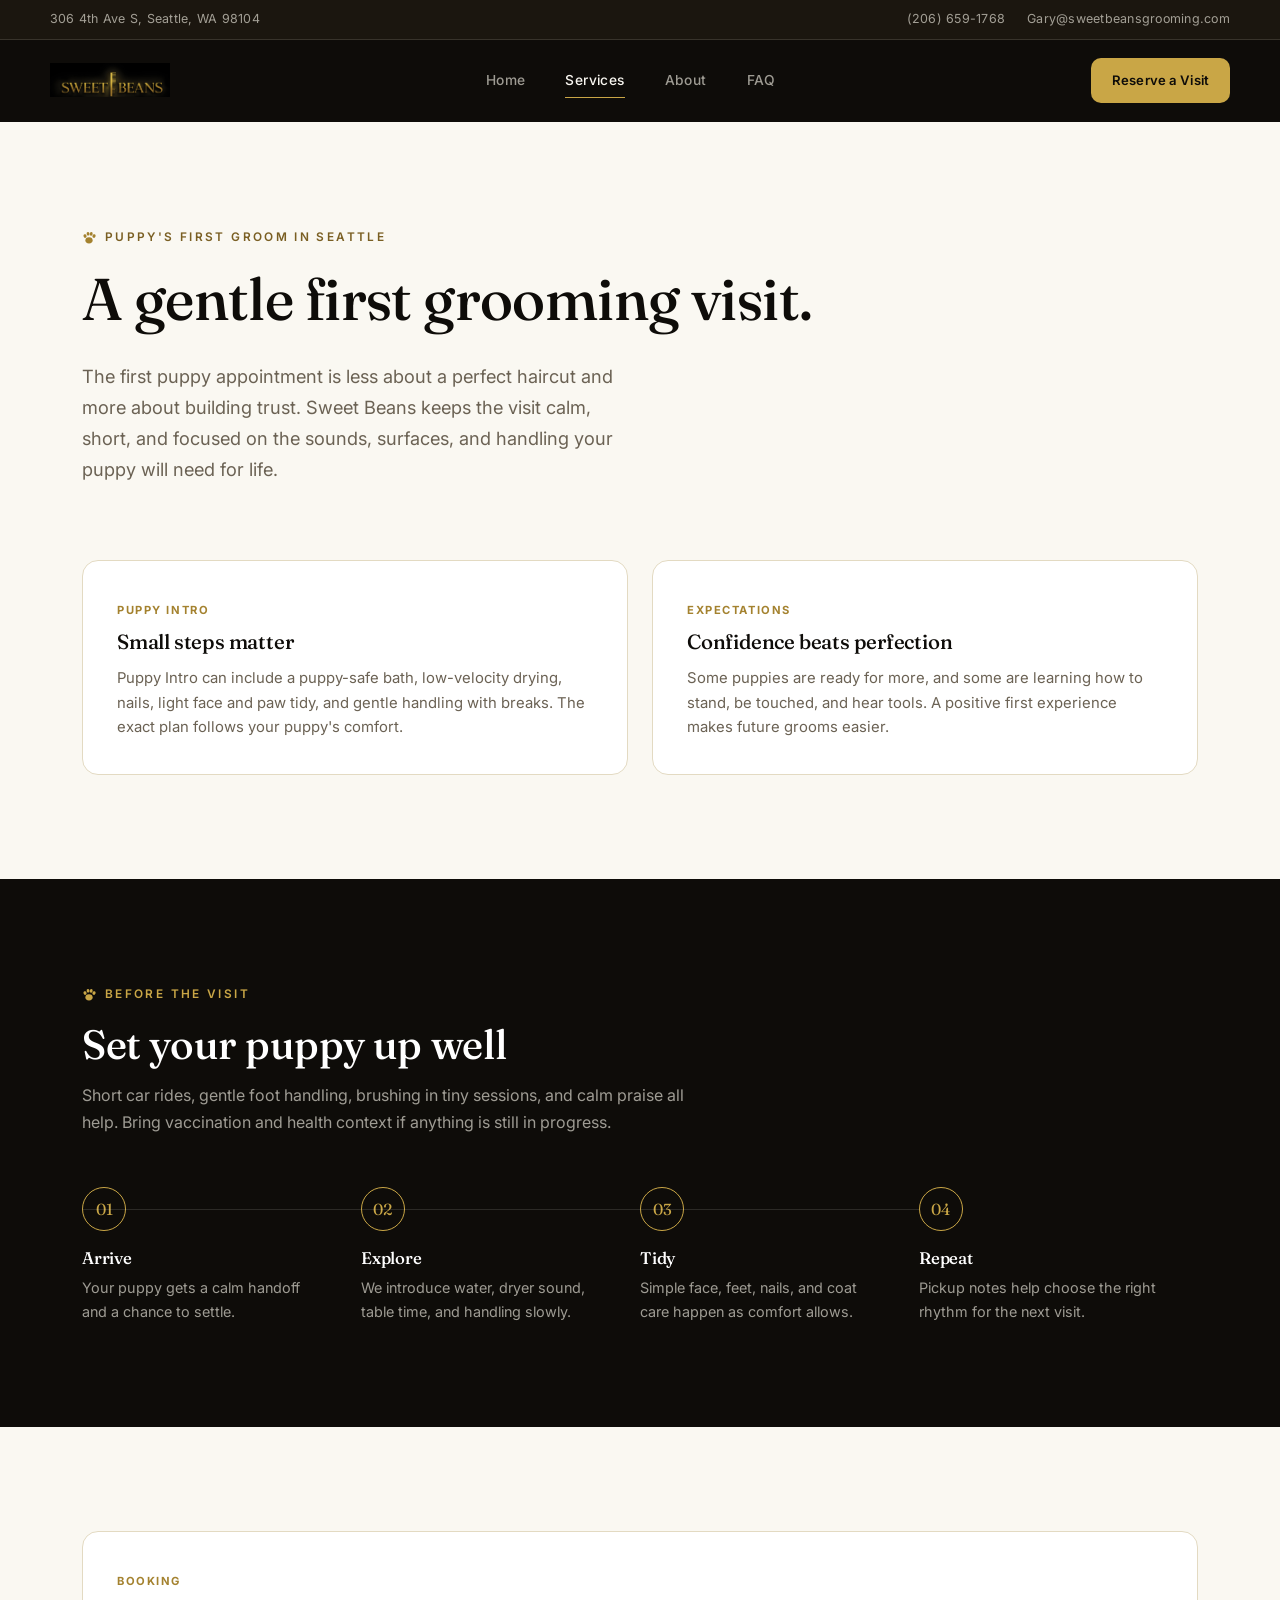
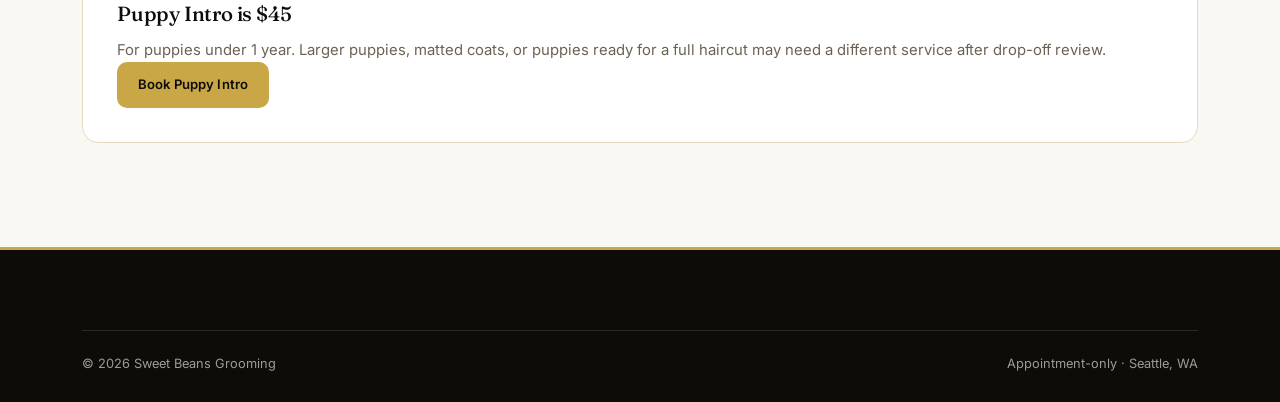
<file: puppy-first-groom-seattle.html>
<!DOCTYPE html>
<html lang="en">
<head>
<meta charset="UTF-8">
<meta name="viewport" content="width=device-width, initial-scale=1">
<script async src="https://www.googletagmanager.com/gtag/js?id=G-MSZGER5S0D"></script>
<script>window.dataLayer=window.dataLayer||[];function gtag(){dataLayer.push(arguments);}gtag('js',new Date());gtag('config','G-MSZGER5S0D');</script>
<title>Puppy's First Groom in Seattle | Sweet Beans Grooming</title>
<meta name="description" content="Gentle first puppy grooming in Seattle focused on calm exposure, short steps, nail and face handling, and building confidence.">
<meta name="theme-color" content="#0E0C09">
<meta name="geo.region" content="US-WA">
<meta name="geo.placename" content="Seattle">
<meta property="og:type" content="website">
<meta property="og:locale" content="en_US">
<meta property="og:title" content="Puppy's First Groom in Seattle | Sweet Beans Grooming">
<meta property="og:description" content="Gentle first puppy grooming in Seattle focused on calm exposure and confidence.">
<meta property="og:image" content="https://www.sweetbeansgrooming.com/images/og-share.jpg">
<meta property="og:image:width" content="1200">
<meta property="og:image:height" content="630">
<meta property="og:url" content="https://www.sweetbeansgrooming.com/puppy-first-groom-seattle.html">
<meta name="twitter:card" content="summary_large_image">
<link rel="icon" href="favicon.svg?v=paw2" type="image/svg+xml">
<link rel="icon" href="favicon.ico?v=paw2" sizes="any">
<link rel="apple-touch-icon" href="apple-touch-icon.png">
<link rel="preconnect" href="https://fonts.googleapis.com">
<link rel="preconnect" href="https://fonts.gstatic.com" crossorigin>
<link href="https://fonts.googleapis.com/css2?family=Fraunces:ital,opsz,wght@0,9..144,400..600;1,9..144,400..600&family=Inter:wght@400;500;600;700&display=swap" rel="stylesheet">
<link rel="stylesheet" href="styles.css">
</head>
<body>
<a href="#main" class="skip-link">Skip to content</a>
<div class="topbar"><div class="container topbar-inner"><a href="https://maps.app.goo.gl/dLad91N9a52otWgG6" class="topbar-loc" aria-label="306 4th Ave S, Seattle, WA 98104"><span class="full">306 4th Ave S, Seattle, WA 98104</span></a><div class="topbar-contact"><a href="tel:+12066591768">(206) 659-1768</a><a href="mailto:Gary@sweetbeansgrooming.com" class="topbar-mail">Gary@sweetbeansgrooming.com</a></div></div></div>
<div class="nav-wrap" id="navWrap"><div class="container nav"><a href="index.html" class="brand"><img src="logo_wordmark.png" alt="Sweet Beans Grooming" class="nav-logo" width="239" height="68"></a><nav class="nav-links"><a href="index.html">Home</a><a href="services.html" class="active">Services</a><a href="about.html">About</a><a href="faq.html">FAQ</a></nav><div class="nav-cta"><a href="booking.html" class="btn btn-primary btn-sm">Reserve a Visit</a><button class="nav-toggle" aria-label="Open menu" onclick="document.getElementById('mobilePanel').classList.add('open')"><svg width="24" height="24" viewBox="0 0 24 24" fill="none"><path d="M3 6h18M3 12h18M3 18h18" stroke="#F7F3E9" stroke-width="1.6" stroke-linecap="round"/></svg></button></div></div></div>
<div class="mobile-panel" id="mobilePanel"><div class="mobile-panel-head"><img src="logo_wordmark.png" alt="Sweet Beans Grooming" class="nav-logo" width="239" height="68"><button class="nav-toggle" style="display:block" aria-label="Close menu" onclick="document.getElementById('mobilePanel').classList.remove('open')"><svg width="24" height="24" viewBox="0 0 24 24" fill="none"><path d="M5 5l14 14M19 5L5 19" stroke="#F7F3E9" stroke-width="1.6" stroke-linecap="round"/></svg></button></div><nav class="mobile-links"><a href="index.html">Home</a><a href="services.html">Services</a><a href="about.html">About</a><a href="faq.html">FAQ</a></nav><div class="mobile-divider"></div><div class="mobile-contact"><a href="tel:+12066591768">(206) 659-1768</a><a href="mailto:Gary@sweetbeansgrooming.com">Gary@sweetbeansgrooming.com</a><a href="https://maps.app.goo.gl/dLad91N9a52otWgG6">306 4th Ave S, Seattle, WA 98104</a></div></div>
<main id="main">
<section class="section section-light" style="padding-bottom:56px;"><div class="container"><div class="eyebrow">Puppy's first groom in Seattle</div><h1 style="max-width:760px;">A gentle first grooming visit.</h1><p class="lede">The first puppy appointment is less about a perfect haircut and more about building trust. Sweet Beans keeps the visit calm, short, and focused on the sounds, surfaces, and handling your puppy will need for life.</p></div></section>
<section class="section section-light section-tight"><div class="container"><div class="policy-grid"><div class="policy-card fade-up"><span class="tag">Puppy Intro</span><h3>Small steps matter</h3><p>Puppy Intro can include a puppy-safe bath, low-velocity drying, nails, light face and paw tidy, and gentle handling with breaks. The exact plan follows your puppy's comfort.</p></div><div class="policy-card fade-up"><span class="tag">Expectations</span><h3>Confidence beats perfection</h3><p>Some puppies are ready for more, and some are learning how to stand, be touched, and hear tools. A positive first experience makes future grooms easier.</p></div></div></div></section>
<section class="section section-dark"><div class="container"><div class="section-head fade-up"><div class="eyebrow">Before the visit</div><h2>Set your puppy up well</h2><p>Short car rides, gentle foot handling, brushing in tiny sessions, and calm praise all help. Bring vaccination and health context if anything is still in progress.</p></div><div class="process-grid"><div class="process-step fade-up"><div class="process-num">01</div><h3>Arrive</h3><p>Your puppy gets a calm handoff and a chance to settle.</p></div><div class="process-step fade-up"><div class="process-num">02</div><h3>Explore</h3><p>We introduce water, dryer sound, table time, and handling slowly.</p></div><div class="process-step fade-up"><div class="process-num">03</div><h3>Tidy</h3><p>Simple face, feet, nails, and coat care happen as comfort allows.</p></div><div class="process-step fade-up"><div class="process-num">04</div><h3>Repeat</h3><p>Pickup notes help choose the right rhythm for the next visit.</p></div></div></div></section>
<section class="section section-light"><div class="container"><div class="policy-card fade-up"><span class="tag">Booking</span><h3>Puppy Intro is $45</h3><p>For puppies under 1 year. Larger puppies, matted coats, or puppies ready for a full haircut may need a different service after drop-off review.</p><a href="booking.html?service=puppy-intro" class="btn btn-primary btn-sm">Book Puppy Intro</a></div></div></section>
</main>
<footer class="site-footer"><div class="container"><div class="footer-bottom"><span>&copy; 2026 Sweet Beans Grooming</span><span>Appointment-only &middot; Seattle, WA</span></div></div></footer>
<script src="script.js"></script>
</body>
</html>
</file>
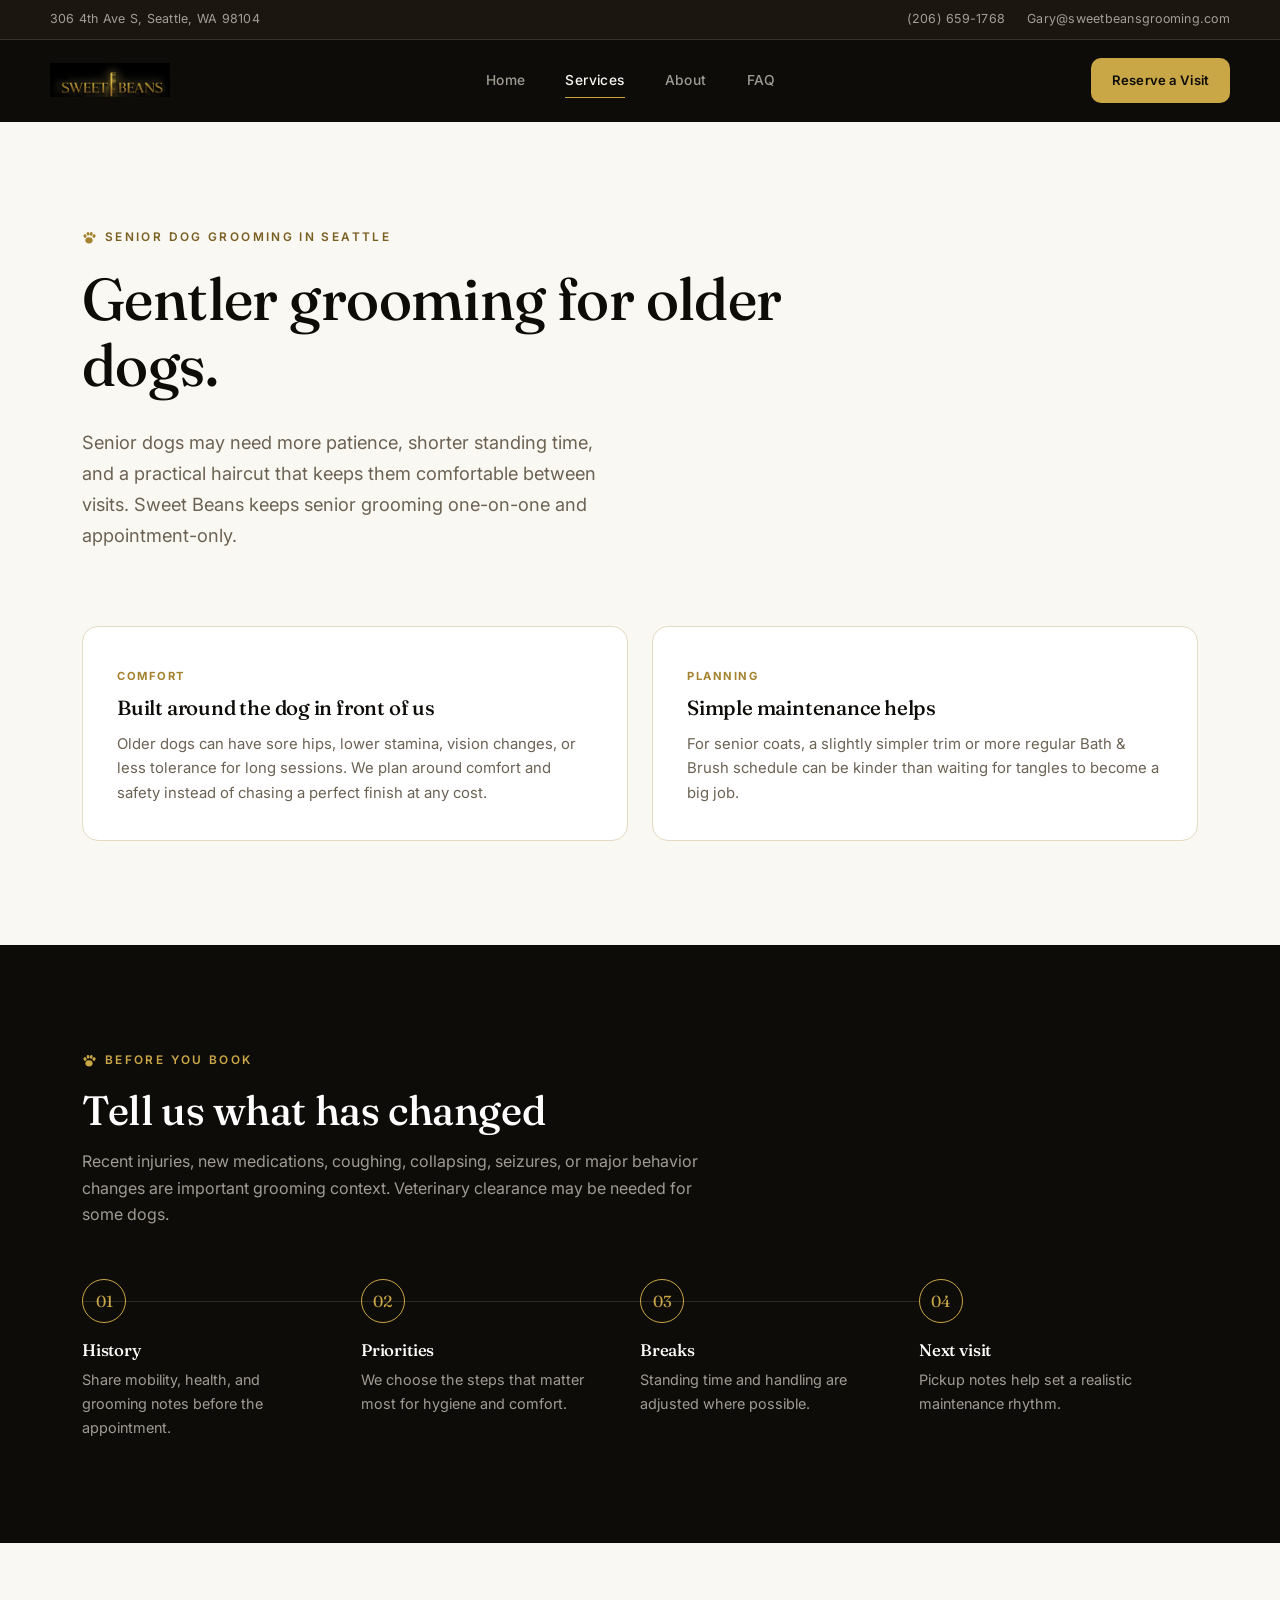
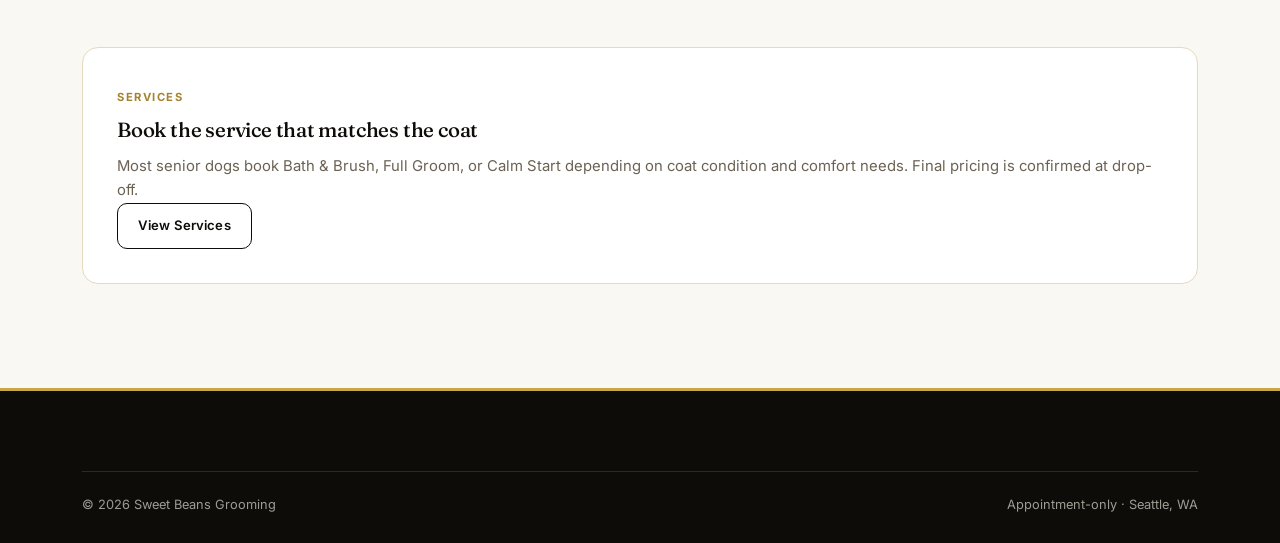
<file: senior-dog-grooming-seattle.html>
<!DOCTYPE html>
<html lang="en">
<head>
<meta charset="UTF-8">
<meta name="viewport" content="width=device-width, initial-scale=1">
<script async src="https://www.googletagmanager.com/gtag/js?id=G-MSZGER5S0D"></script>
<script>window.dataLayer=window.dataLayer||[];function gtag(){dataLayer.push(arguments);}gtag('js',new Date());gtag('config','G-MSZGER5S0D');</script>
<title>Senior Dog Grooming in Seattle | Sweet Beans Grooming</title>
<meta name="description" content="Comfort-first senior dog grooming in Seattle with one-on-one appointments, gentler pacing, breaks, and practical coat-care plans.">
<meta name="theme-color" content="#0E0C09">
<meta name="geo.region" content="US-WA">
<meta name="geo.placename" content="Seattle">
<meta property="og:type" content="website">
<meta property="og:locale" content="en_US">
<meta property="og:title" content="Senior Dog Grooming in Seattle | Sweet Beans Grooming">
<meta property="og:description" content="Comfort-first senior dog grooming in Seattle with one-on-one appointments.">
<meta property="og:image" content="https://www.sweetbeansgrooming.com/images/og-share.jpg">
<meta property="og:image:width" content="1200">
<meta property="og:image:height" content="630">
<meta property="og:url" content="https://www.sweetbeansgrooming.com/senior-dog-grooming-seattle.html">
<meta name="twitter:card" content="summary_large_image">
<link rel="icon" href="favicon.svg?v=paw2" type="image/svg+xml">
<link rel="icon" href="favicon.ico?v=paw2" sizes="any">
<link rel="apple-touch-icon" href="apple-touch-icon.png">
<link rel="preconnect" href="https://fonts.googleapis.com">
<link rel="preconnect" href="https://fonts.gstatic.com" crossorigin>
<link href="https://fonts.googleapis.com/css2?family=Fraunces:ital,opsz,wght@0,9..144,400..600;1,9..144,400..600&family=Inter:wght@400;500;600;700&display=swap" rel="stylesheet">
<link rel="stylesheet" href="styles.css">
</head>
<body>
<a href="#main" class="skip-link">Skip to content</a>
<div class="topbar"><div class="container topbar-inner"><a href="https://maps.app.goo.gl/dLad91N9a52otWgG6" class="topbar-loc" aria-label="306 4th Ave S, Seattle, WA 98104"><span class="full">306 4th Ave S, Seattle, WA 98104</span></a><div class="topbar-contact"><a href="tel:+12066591768">(206) 659-1768</a><a href="mailto:Gary@sweetbeansgrooming.com" class="topbar-mail">Gary@sweetbeansgrooming.com</a></div></div></div>
<div class="nav-wrap" id="navWrap"><div class="container nav"><a href="index.html" class="brand"><img src="logo_wordmark.png" alt="Sweet Beans Grooming" class="nav-logo" width="239" height="68"></a><nav class="nav-links"><a href="index.html">Home</a><a href="services.html" class="active">Services</a><a href="about.html">About</a><a href="faq.html">FAQ</a></nav><div class="nav-cta"><a href="booking.html" class="btn btn-primary btn-sm">Reserve a Visit</a><button class="nav-toggle" aria-label="Open menu" onclick="document.getElementById('mobilePanel').classList.add('open')"><svg width="24" height="24" viewBox="0 0 24 24" fill="none"><path d="M3 6h18M3 12h18M3 18h18" stroke="#F7F3E9" stroke-width="1.6" stroke-linecap="round"/></svg></button></div></div></div>
<div class="mobile-panel" id="mobilePanel"><div class="mobile-panel-head"><img src="logo_wordmark.png" alt="Sweet Beans Grooming" class="nav-logo" width="239" height="68"><button class="nav-toggle" style="display:block" aria-label="Close menu" onclick="document.getElementById('mobilePanel').classList.remove('open')"><svg width="24" height="24" viewBox="0 0 24 24" fill="none"><path d="M5 5l14 14M19 5L5 19" stroke="#F7F3E9" stroke-width="1.6" stroke-linecap="round"/></svg></button></div><nav class="mobile-links"><a href="index.html">Home</a><a href="services.html">Services</a><a href="about.html">About</a><a href="faq.html">FAQ</a></nav><div class="mobile-divider"></div><div class="mobile-contact"><a href="tel:+12066591768">(206) 659-1768</a><a href="mailto:Gary@sweetbeansgrooming.com">Gary@sweetbeansgrooming.com</a><a href="https://maps.app.goo.gl/dLad91N9a52otWgG6">306 4th Ave S, Seattle, WA 98104</a></div></div>
<main id="main">
<section class="section section-light" style="padding-bottom:56px;"><div class="container"><div class="eyebrow">Senior dog grooming in Seattle</div><h1 style="max-width:760px;">Gentler grooming for older dogs.</h1><p class="lede">Senior dogs may need more patience, shorter standing time, and a practical haircut that keeps them comfortable between visits. Sweet Beans keeps senior grooming one-on-one and appointment-only.</p></div></section>
<section class="section section-light section-tight"><div class="container"><div class="policy-grid"><div class="policy-card fade-up"><span class="tag">Comfort</span><h3>Built around the dog in front of us</h3><p>Older dogs can have sore hips, lower stamina, vision changes, or less tolerance for long sessions. We plan around comfort and safety instead of chasing a perfect finish at any cost.</p></div><div class="policy-card fade-up"><span class="tag">Planning</span><h3>Simple maintenance helps</h3><p>For senior coats, a slightly simpler trim or more regular Bath &amp; Brush schedule can be kinder than waiting for tangles to become a big job.</p></div></div></div></section>
<section class="section section-dark"><div class="container"><div class="section-head fade-up"><div class="eyebrow">Before you book</div><h2>Tell us what has changed</h2><p>Recent injuries, new medications, coughing, collapsing, seizures, or major behavior changes are important grooming context. Veterinary clearance may be needed for some dogs.</p></div><div class="process-grid"><div class="process-step fade-up"><div class="process-num">01</div><h3>History</h3><p>Share mobility, health, and grooming notes before the appointment.</p></div><div class="process-step fade-up"><div class="process-num">02</div><h3>Priorities</h3><p>We choose the steps that matter most for hygiene and comfort.</p></div><div class="process-step fade-up"><div class="process-num">03</div><h3>Breaks</h3><p>Standing time and handling are adjusted where possible.</p></div><div class="process-step fade-up"><div class="process-num">04</div><h3>Next visit</h3><p>Pickup notes help set a realistic maintenance rhythm.</p></div></div></div></section>
<section class="section section-light"><div class="container"><div class="policy-card fade-up"><span class="tag">Services</span><h3>Book the service that matches the coat</h3><p>Most senior dogs book Bath &amp; Brush, Full Groom, or Calm Start depending on coat condition and comfort needs. Final pricing is confirmed at drop-off.</p><a href="services.html" class="btn btn-outline btn-sm">View Services</a></div></div></section>
</main>
<footer class="site-footer"><div class="container"><div class="footer-bottom"><span>&copy; 2026 Sweet Beans Grooming</span><span>Appointment-only &middot; Seattle, WA</span></div></div></footer>
<script src="script.js"></script>
</body>
</html>
</file>
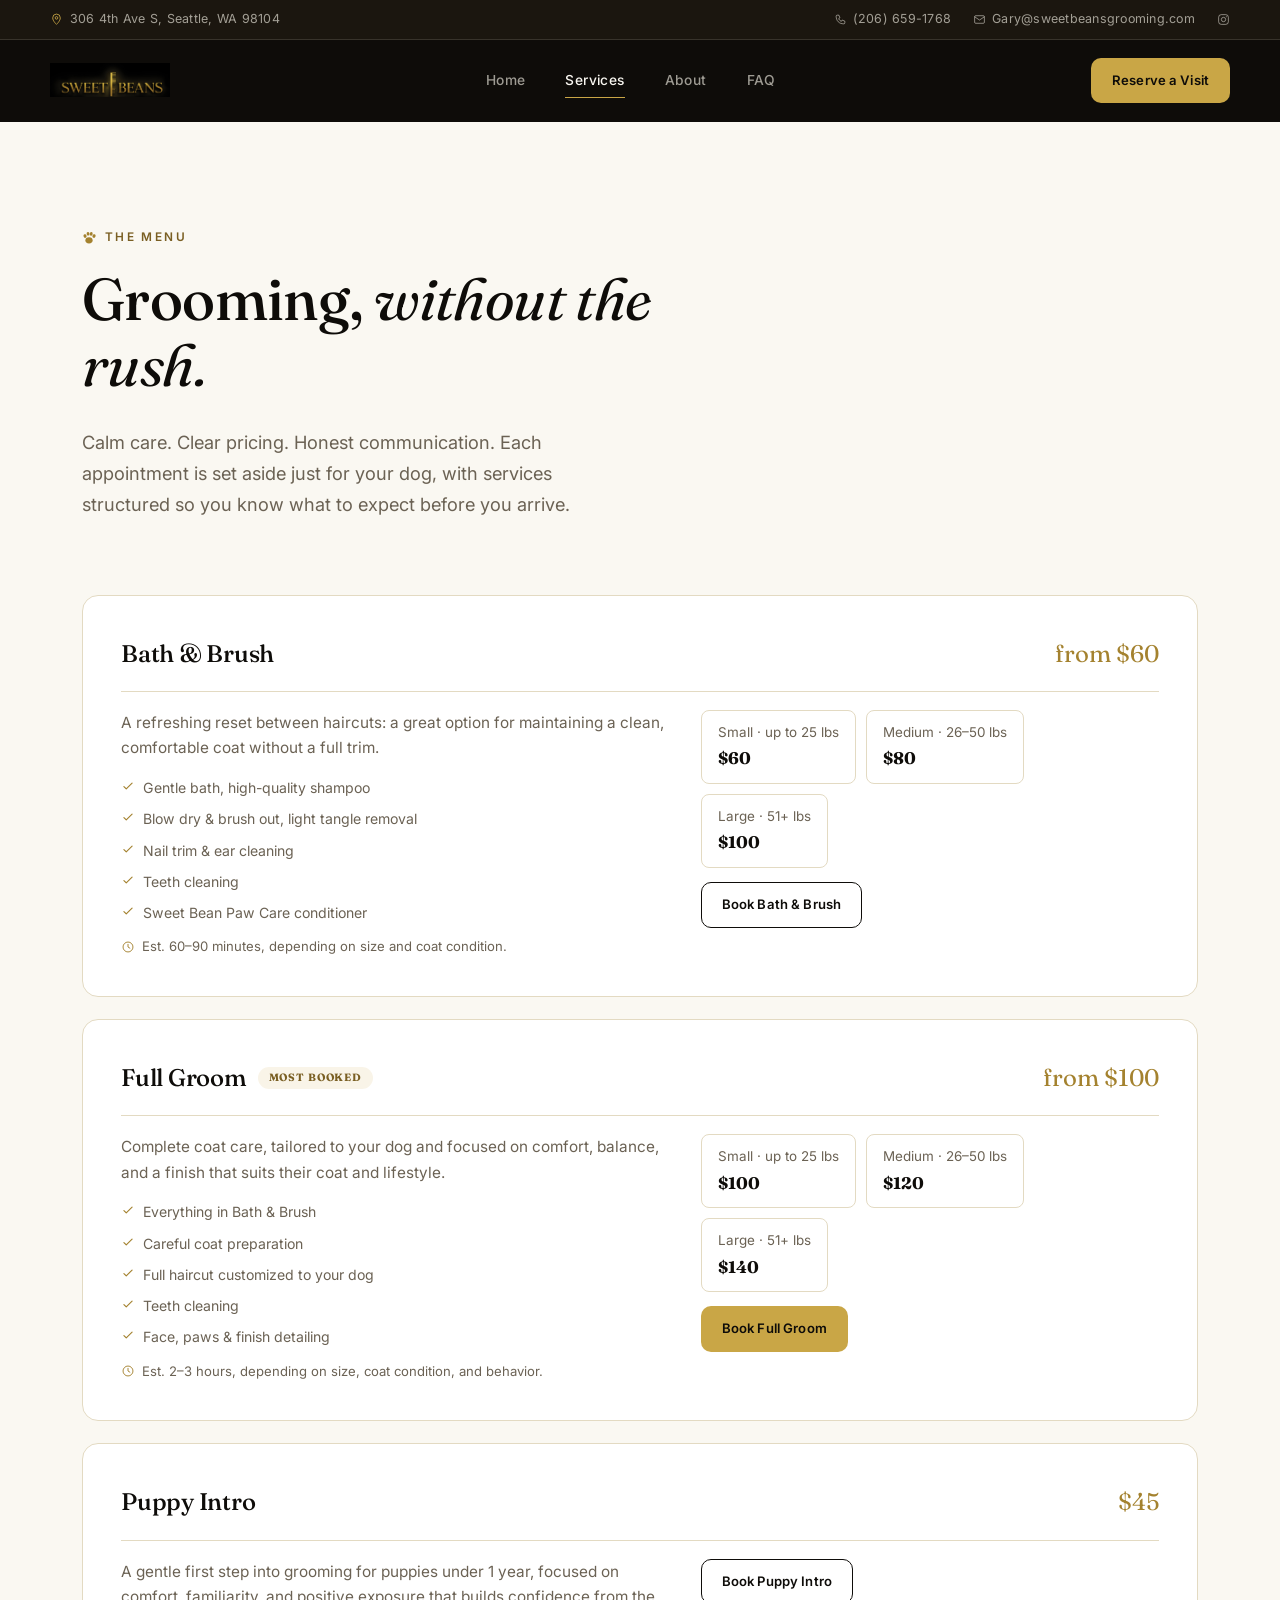
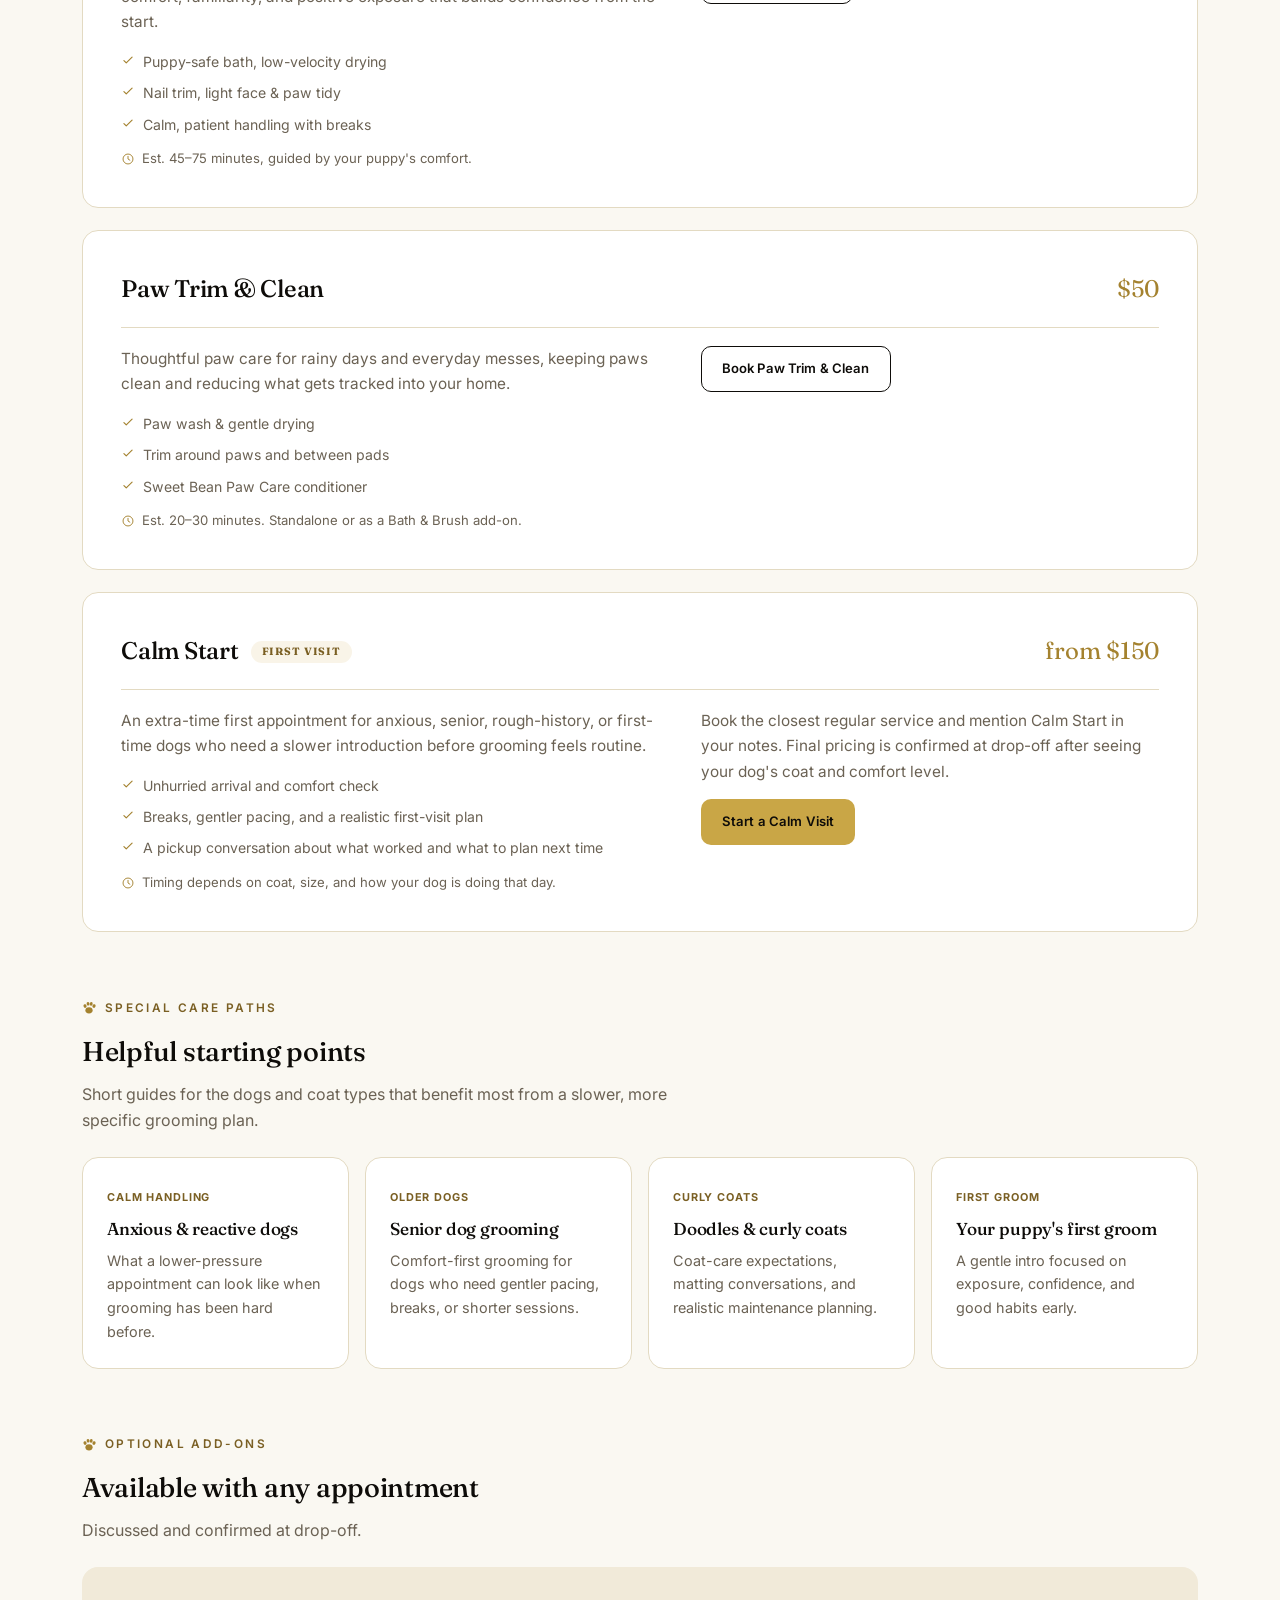
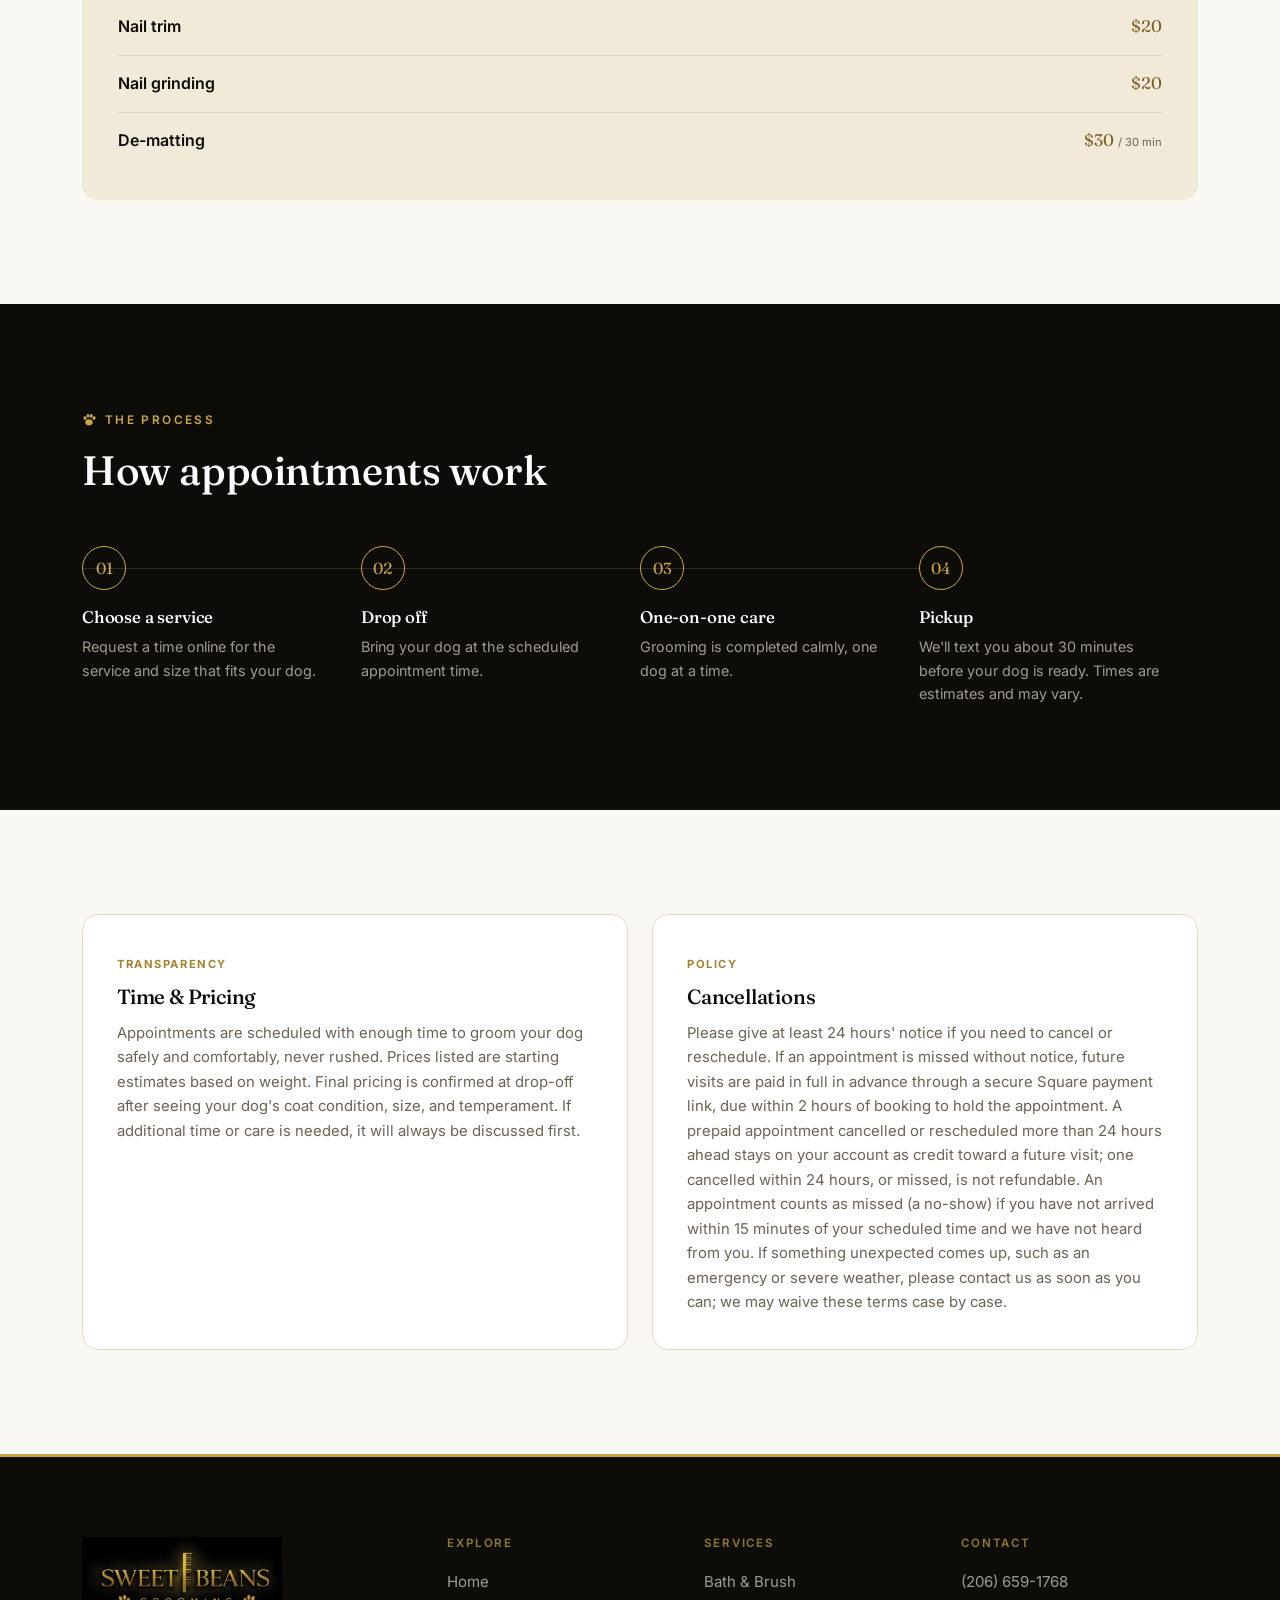
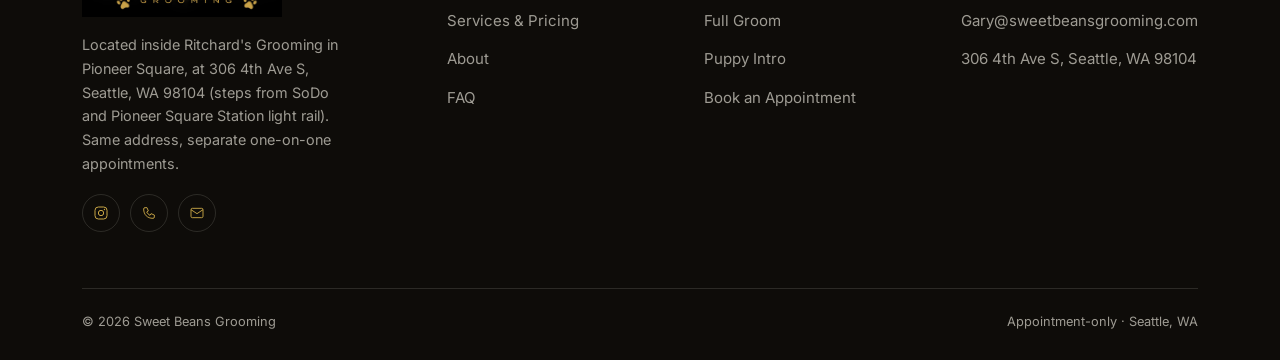
<file: services.html>
<!DOCTYPE html>
<html lang="en">
<head>
<meta charset="UTF-8">
<meta name="viewport" content="width=device-width, initial-scale=1">
<!-- Google tag (gtag.js) -->
<script async src="https://www.googletagmanager.com/gtag/js?id=G-MSZGER5S0D"></script>
<script>
  window.dataLayer = window.dataLayer || [];
  function gtag(){dataLayer.push(arguments);}
  gtag('js', new Date());

  gtag('config', 'G-MSZGER5S0D');
</script>
<title>Services &amp; Pricing | Sweet Beans Grooming</title>
<meta name="description" content="Transparent pricing for one-on-one dog grooming in Seattle: Bath & Brush, Full Groom, Puppy Intro, Calm Start, and Paw Trim & Clean.">
<meta name="theme-color" content="#0E0C09">
<meta name="geo.region" content="US-WA">
<meta name="geo.placename" content="Seattle">
<meta property="og:type" content="website">
<meta property="og:locale" content="en_US">
<meta property="og:title" content="Services & Pricing | Sweet Beans Grooming">
<meta property="og:description" content="Transparent pricing for one-on-one dog grooming in Seattle, including extra-time Calm Start first visits.">
<meta property="og:image" content="https://www.sweetbeansgrooming.com/images/og-share.jpg">
<meta property="og:image:width" content="1200">
<meta property="og:image:height" content="630">
<meta property="og:url" content="https://www.sweetbeansgrooming.com/services.html">
<meta name="twitter:card" content="summary_large_image">
<link rel="icon" href="favicon.svg?v=sb1" type="image/svg+xml">
<link rel="icon" href="favicon.ico?v=sb1" sizes="any">
<link rel="apple-touch-icon" href="apple-touch-icon.png">
<link rel="preconnect" href="https://fonts.googleapis.com">
<link rel="preconnect" href="https://fonts.gstatic.com" crossorigin>
<link href="https://fonts.googleapis.com/css2?family=Fraunces:ital,opsz,wght@0,9..144,400..600;1,9..144,400..600&family=Inter:wght@400;500;600;700&display=swap" rel="stylesheet">
<link rel="stylesheet" href="styles.css">
<script type="application/ld+json">
{
  "@context": "https://schema.org",
  "@type": "BreadcrumbList",
  "itemListElement": [
    { "@type": "ListItem", "position": 1, "name": "Home", "item": "https://www.sweetbeansgrooming.com/" },
    { "@type": "ListItem", "position": 2, "name": "Services & Pricing", "item": "https://www.sweetbeansgrooming.com/services.html" }
  ]
}
</script>
<script type="application/ld+json">
{
  "@context": "https://schema.org",
  "@type": "Service",
  "serviceType": "Dog Grooming",
  "provider": { "@id": "https://www.sweetbeansgrooming.com/#business" },
  "areaServed": { "@type": "City", "name": "Seattle" },
  "hasOfferCatalog": {
    "@type": "OfferCatalog",
    "name": "Grooming Services",
    "itemListElement": [
      {
        "@type": "Offer",
        "itemOffered": { "@type": "Service", "name": "Bath & Brush", "description": "Gentle bath, blow dry & brush out, nail trim, ear cleaning, and teeth cleaning." },
        "price": "60",
        "priceCurrency": "USD"
      },
      {
        "@type": "Offer",
        "itemOffered": { "@type": "Service", "name": "Full Groom", "description": "Complete coat care: full haircut customized to the dog, teeth cleaning, face, paws & finish detailing." },
        "price": "100",
        "priceCurrency": "USD"
      },
      {
        "@type": "Offer",
        "itemOffered": { "@type": "Service", "name": "Puppy Intro", "description": "Gentle first grooming experience for puppies under 1 year." },
        "price": "45",
        "priceCurrency": "USD"
      },
      {
        "@type": "Offer",
        "itemOffered": { "@type": "Service", "name": "Calm Start", "description": "Extra-time first visit for anxious, senior, rough-history, or first-time dogs who need a slower introduction." },
        "price": "150",
        "priceCurrency": "USD"
      },
      {
        "@type": "Offer",
        "itemOffered": { "@type": "Service", "name": "Paw Trim & Clean", "description": "Paw wash, gentle drying, trim around paws and between pads, Sweet Bean Paw Care conditioner." },
        "price": "50",
        "priceCurrency": "USD"
      }
    ]
  }
}
</script>
</head>
<body>

<a href="#main" class="skip-link">Skip to content</a>

<div class="topbar">
  <div class="container topbar-inner">
    <a href="https://maps.app.goo.gl/dLad91N9a52otWgG6" class="topbar-loc" aria-label="306 4th Ave S, Seattle, WA 98104">
      <svg width="13" height="13" viewBox="0 0 24 24" fill="none"><path d="M12 21s7-6.2 7-12a7 7 0 10-14 0c0 5.8 7 12 7 12z" stroke="currentColor" stroke-width="1.6"/><circle cx="12" cy="9" r="2.4" stroke="currentColor" stroke-width="1.6"/></svg>
      <span class="full">306 4th Ave S, Seattle, WA 98104</span>
    </a>
    <div class="topbar-contact">
      <a href="tel:+12066591768"><svg width="13" height="13" viewBox="0 0 24 24" fill="none"><path d="M6 4h3l2 5-2.5 1.5a11 11 0 005 5L15 13l5 2v3a2 2 0 01-2 2C9.5 20 4 14.5 4 6a2 2 0 012-2z" stroke="currentColor" stroke-width="1.5"/></svg>(206) 659-1768</a>
      <a href="mailto:Gary@sweetbeansgrooming.com" class="topbar-mail"><svg width="13" height="13" viewBox="0 0 24 24" fill="none"><rect x="3" y="5" width="18" height="14" rx="2" stroke="currentColor" stroke-width="1.5"/><path d="M3 7l9 6 9-6" stroke="currentColor" stroke-width="1.5"/></svg>Gary@sweetbeansgrooming.com</a>
      <a href="https://www.instagram.com/sweetbeansgrooming/" aria-label="Instagram"><svg width="13" height="13" viewBox="0 0 24 24" fill="none"><rect x="3" y="3" width="18" height="18" rx="5" stroke="currentColor" stroke-width="1.5"/><circle cx="12" cy="12" r="4" stroke="currentColor" stroke-width="1.5"/><circle cx="17.2" cy="6.8" r="1" fill="currentColor"/></svg></a>
    </div>
  </div>
</div>

<div class="nav-wrap" id="navWrap">
  <div class="container nav">
    <a href="index.html" class="brand">
      <img src="logo_wordmark.png" alt="Sweet Beans Grooming" class="nav-logo" width="239" height="68">
    </a>
    <nav class="nav-links">
      <a href="index.html">Home</a>
      <a href="services.html" class="active">Services</a>
      <a href="about.html">About</a>
      <a href="faq.html">FAQ</a>
    </nav>
    <div class="nav-cta">
      <a href="booking.html" class="btn btn-primary btn-sm">Reserve a Visit</a>
      <button class="nav-toggle" aria-label="Open menu" onclick="document.getElementById('mobilePanel').classList.add('open')">
        <svg width="24" height="24" viewBox="0 0 24 24" fill="none"><path d="M3 6h18M3 12h18M3 18h18" stroke="#F7F3E9" stroke-width="1.6" stroke-linecap="round"/></svg>
      </button>
    </div>
  </div>
</div>

<div class="mobile-panel" id="mobilePanel">
  <div class="mobile-panel-head">
    <img src="logo_wordmark.png" alt="Sweet Beans Grooming" class="nav-logo" width="239" height="68">
    <button class="nav-toggle" style="display:block" aria-label="Close menu" onclick="document.getElementById('mobilePanel').classList.remove('open')">
      <svg width="24" height="24" viewBox="0 0 24 24" fill="none"><path d="M5 5l14 14M19 5L5 19" stroke="#F7F3E9" stroke-width="1.6" stroke-linecap="round"/></svg>
    </button>
  </div>
  <nav class="mobile-links">
    <a href="index.html">Home</a>
    <a href="services.html">Services</a>
    <a href="about.html">About</a>
    <a href="faq.html">FAQ</a>
  </nav>
  <div class="mobile-divider"></div>
  <div class="mobile-contact">
    <a href="tel:+12066591768"><svg viewBox="0 0 24 24" fill="none"><path d="M6 4h3l2 5-2.5 1.5a11 11 0 005 5L15 13l5 2v3a2 2 0 01-2 2C9.5 20 4 14.5 4 6a2 2 0 012-2z" stroke="currentColor" stroke-width="1.5"/></svg>(206) 659-1768</a>
    <a href="mailto:Gary@sweetbeansgrooming.com"><svg viewBox="0 0 24 24" fill="none"><rect x="3" y="5" width="18" height="14" rx="2" stroke="currentColor" stroke-width="1.5"/><path d="M3 7l9 6 9-6" stroke="currentColor" stroke-width="1.5"/></svg>Gary@sweetbeansgrooming.com</a>
    <a href="https://maps.app.goo.gl/dLad91N9a52otWgG6"><svg viewBox="0 0 24 24" fill="none"><path d="M12 21s7-6.2 7-12a7 7 0 10-14 0c0 5.8 7 12 7 12z" stroke="currentColor" stroke-width="1.5"/><circle cx="12" cy="9" r="2.4" stroke="currentColor" stroke-width="1.5"/></svg>306 4th Ave S, Seattle, WA 98104</a>
  </div>
</div>

<main id="main">

<!-- PAGE HEAD -->
<section class="section section-light" style="padding-bottom:56px;">
  <div class="container">
    <div class="eyebrow">The Menu</div>
    <h1 style="max-width:680px;">Grooming, <em>without the rush.</em></h1>
    <p class="lede">Calm care. Clear pricing. Honest communication. Each appointment is set aside just for your dog, with services structured so you know what to expect before you arrive.</p>
  </div>
</section>

<!-- SERVICES -->
<section class="section section-light section-tight">
  <div class="container">
    <div class="service-list">

      <div class="service-card fade-up">
        <div class="service-card-head">
          <h2 class="name">Bath &amp; Brush</h2>
          <span class="price">from $60</span>
        </div>
        <div class="service-card-body">
          <div>
            <p>A refreshing reset between haircuts: a great option for maintaining a clean, comfortable coat without a full trim.</p>
            <ul class="service-includes">
              <li><svg viewBox="0 0 24 24" fill="none"><path d="M5 13l4 4L19 7" stroke="currentColor" stroke-width="2" stroke-linecap="round" stroke-linejoin="round"/></svg>Gentle bath, high-quality shampoo</li>
              <li><svg viewBox="0 0 24 24" fill="none"><path d="M5 13l4 4L19 7" stroke="currentColor" stroke-width="2" stroke-linecap="round" stroke-linejoin="round"/></svg>Blow dry &amp; brush out, light tangle removal</li>
              <li><svg viewBox="0 0 24 24" fill="none"><path d="M5 13l4 4L19 7" stroke="currentColor" stroke-width="2" stroke-linecap="round" stroke-linejoin="round"/></svg>Nail trim &amp; ear cleaning</li>
              <li><svg viewBox="0 0 24 24" fill="none"><path d="M5 13l4 4L19 7" stroke="currentColor" stroke-width="2" stroke-linecap="round" stroke-linejoin="round"/></svg>Teeth cleaning</li>
              <li><svg viewBox="0 0 24 24" fill="none"><path d="M5 13l4 4L19 7" stroke="currentColor" stroke-width="2" stroke-linecap="round" stroke-linejoin="round"/></svg>Sweet Bean Paw Care conditioner</li>
            </ul>
            <div class="service-time"><svg viewBox="0 0 24 24" fill="none"><circle cx="12" cy="12" r="8.5" stroke="currentColor" stroke-width="1.6"/><path d="M12 7.5V12l3.2 2" stroke="currentColor" stroke-width="1.6" stroke-linecap="round"/></svg>Est. 60–90 minutes, depending on size and coat condition.</div>
          </div>
          <div>
            <div class="size-grid">
              <a class="size-chip" href="booking.html?service=bath-brush-small-up-to-25lbs"><span class="l">Small &middot; up to 25 lbs</span><span class="p">$60</span></a>
              <a class="size-chip" href="booking.html?service=bath-brush-medium-dog"><span class="l">Medium &middot; 26–50 lbs</span><span class="p">$80</span></a>
              <a class="size-chip" href="booking.html?service=bath-brush-large-dog"><span class="l">Large &middot; 51+ lbs</span><span class="p">$100</span></a>
            </div>
            <a href="booking.html" class="btn btn-outline btn-sm">Book Bath &amp; Brush</a>
          </div>
        </div>
      </div>

      <div class="service-card fade-up">
        <div class="service-card-head">
          <h2 class="name">Full Groom <span class="badge">Most Booked</span></h2>
          <span class="price">from $100</span>
        </div>
        <div class="service-card-body">
          <div>
            <p>Complete coat care, tailored to your dog and focused on comfort, balance, and a finish that suits their coat and lifestyle.</p>
            <ul class="service-includes">
              <li><svg viewBox="0 0 24 24" fill="none"><path d="M5 13l4 4L19 7" stroke="currentColor" stroke-width="2" stroke-linecap="round" stroke-linejoin="round"/></svg>Everything in Bath &amp; Brush</li>
              <li><svg viewBox="0 0 24 24" fill="none"><path d="M5 13l4 4L19 7" stroke="currentColor" stroke-width="2" stroke-linecap="round" stroke-linejoin="round"/></svg>Careful coat preparation</li>
              <li><svg viewBox="0 0 24 24" fill="none"><path d="M5 13l4 4L19 7" stroke="currentColor" stroke-width="2" stroke-linecap="round" stroke-linejoin="round"/></svg>Full haircut customized to your dog</li>
              <li><svg viewBox="0 0 24 24" fill="none"><path d="M5 13l4 4L19 7" stroke="currentColor" stroke-width="2" stroke-linecap="round" stroke-linejoin="round"/></svg>Teeth cleaning</li>
              <li><svg viewBox="0 0 24 24" fill="none"><path d="M5 13l4 4L19 7" stroke="currentColor" stroke-width="2" stroke-linecap="round" stroke-linejoin="round"/></svg>Face, paws &amp; finish detailing</li>
            </ul>
            <div class="service-time"><svg viewBox="0 0 24 24" fill="none"><circle cx="12" cy="12" r="8.5" stroke="currentColor" stroke-width="1.6"/><path d="M12 7.5V12l3.2 2" stroke="currentColor" stroke-width="1.6" stroke-linecap="round"/></svg>Est. 2–3 hours, depending on size, coat condition, and behavior.</div>
          </div>
          <div>
            <div class="size-grid">
              <a class="size-chip" href="booking.html?service=full-groom-small-dog"><span class="l">Small &middot; up to 25 lbs</span><span class="p">$100</span></a>
              <a class="size-chip" href="booking.html?service=full-groom-medium-dog"><span class="l">Medium &middot; 26–50 lbs</span><span class="p">$120</span></a>
              <a class="size-chip" href="booking.html?service=full-groom-large-dog1"><span class="l">Large &middot; 51+ lbs</span><span class="p">$140</span></a>
            </div>
            <a href="booking.html" class="btn btn-primary btn-sm">Book Full Groom</a>
          </div>
        </div>
      </div>

      <div class="service-card fade-up">
        <div class="service-card-head">
          <h2 class="name">Puppy Intro</h2>
          <span class="price">$45</span>
        </div>
        <div class="service-card-body">
          <div>
            <p>A gentle first step into grooming for puppies under 1 year, focused on comfort, familiarity, and positive exposure that builds confidence from the start.</p>
            <ul class="service-includes">
              <li><svg viewBox="0 0 24 24" fill="none"><path d="M5 13l4 4L19 7" stroke="currentColor" stroke-width="2" stroke-linecap="round" stroke-linejoin="round"/></svg>Puppy-safe bath, low-velocity drying</li>
              <li><svg viewBox="0 0 24 24" fill="none"><path d="M5 13l4 4L19 7" stroke="currentColor" stroke-width="2" stroke-linecap="round" stroke-linejoin="round"/></svg>Nail trim, light face &amp; paw tidy</li>
              <li><svg viewBox="0 0 24 24" fill="none"><path d="M5 13l4 4L19 7" stroke="currentColor" stroke-width="2" stroke-linecap="round" stroke-linejoin="round"/></svg>Calm, patient handling with breaks</li>
            </ul>
            <div class="service-time"><svg viewBox="0 0 24 24" fill="none"><circle cx="12" cy="12" r="8.5" stroke="currentColor" stroke-width="1.6"/><path d="M12 7.5V12l3.2 2" stroke="currentColor" stroke-width="1.6" stroke-linecap="round"/></svg>Est. 45–75 minutes, guided by your puppy's comfort.</div>
          </div>
          <div>
            <a href="booking.html?service=puppy-intro" class="btn btn-outline btn-sm">Book Puppy Intro</a>
          </div>
        </div>
      </div>

      <div class="service-card fade-up">
        <div class="service-card-head">
          <h2 class="name">Paw Trim &amp; Clean</h2>
          <span class="price">$50</span>
        </div>
        <div class="service-card-body">
          <div>
            <p>Thoughtful paw care for rainy days and everyday messes, keeping paws clean and reducing what gets tracked into your home.</p>
            <ul class="service-includes">
              <li><svg viewBox="0 0 24 24" fill="none"><path d="M5 13l4 4L19 7" stroke="currentColor" stroke-width="2" stroke-linecap="round" stroke-linejoin="round"/></svg>Paw wash &amp; gentle drying</li>
              <li><svg viewBox="0 0 24 24" fill="none"><path d="M5 13l4 4L19 7" stroke="currentColor" stroke-width="2" stroke-linecap="round" stroke-linejoin="round"/></svg>Trim around paws and between pads</li>
              <li><svg viewBox="0 0 24 24" fill="none"><path d="M5 13l4 4L19 7" stroke="currentColor" stroke-width="2" stroke-linecap="round" stroke-linejoin="round"/></svg>Sweet Bean Paw Care conditioner</li>
            </ul>
            <div class="service-time"><svg viewBox="0 0 24 24" fill="none"><circle cx="12" cy="12" r="8.5" stroke="currentColor" stroke-width="1.6"/><path d="M12 7.5V12l3.2 2" stroke="currentColor" stroke-width="1.6" stroke-linecap="round"/></svg>Est. 20–30 minutes. Standalone or as a Bath &amp; Brush add-on.</div>
          </div>
          <div>
            <a href="booking.html?service=sweet-bean-paw-care" class="btn btn-outline btn-sm">Book Paw Trim &amp; Clean</a>
          </div>
        </div>
      </div>

      <div class="service-card fade-up">
        <div class="service-card-head">
          <h2 class="name">Calm Start <span class="badge">First Visit</span></h2>
          <span class="price">from $150</span>
        </div>
        <div class="service-card-body">
          <div>
            <p>An extra-time first appointment for anxious, senior, rough-history, or first-time dogs who need a slower introduction before grooming feels routine.</p>
            <ul class="service-includes">
              <li><svg viewBox="0 0 24 24" fill="none"><path d="M5 13l4 4L19 7" stroke="currentColor" stroke-width="2" stroke-linecap="round" stroke-linejoin="round"/></svg>Unhurried arrival and comfort check</li>
              <li><svg viewBox="0 0 24 24" fill="none"><path d="M5 13l4 4L19 7" stroke="currentColor" stroke-width="2" stroke-linecap="round" stroke-linejoin="round"/></svg>Breaks, gentler pacing, and a realistic first-visit plan</li>
              <li><svg viewBox="0 0 24 24" fill="none"><path d="M5 13l4 4L19 7" stroke="currentColor" stroke-width="2" stroke-linecap="round" stroke-linejoin="round"/></svg>A pickup conversation about what worked and what to plan next time</li>
            </ul>
            <div class="service-time"><svg viewBox="0 0 24 24" fill="none"><circle cx="12" cy="12" r="8.5" stroke="currentColor" stroke-width="1.6"/><path d="M12 7.5V12l3.2 2" stroke="currentColor" stroke-width="1.6" stroke-linecap="round"/></svg>Timing depends on coat, size, and how your dog is doing that day.</div>
          </div>
          <div>
            <p>Book the closest regular service and mention Calm Start in your notes. Final pricing is confirmed at drop-off after seeing your dog's coat and comfort level.</p>
            <a href="booking.html" class="btn btn-primary btn-sm">Start a Calm Visit</a>
          </div>
        </div>
      </div>

    </div>

    <div class="section-head" style="margin-top:64px; margin-bottom:24px;">
      <div class="eyebrow">Special Care Paths</div>
      <h2 style="font-size:1.7rem;">Helpful starting points</h2>
      <p>Short guides for the dogs and coat types that benefit most from a slower, more specific grooming plan.</p>
    </div>
    <div class="care-path-grid">
      <a class="care-path-card fade-up" href="anxious-dog-grooming-seattle.html">
        <span class="tag">Calm handling</span>
        <h3>Anxious &amp; reactive dogs</h3>
        <p>What a lower-pressure appointment can look like when grooming has been hard before.</p>
      </a>
      <a class="care-path-card fade-up" href="senior-dog-grooming-seattle.html">
        <span class="tag">Older dogs</span>
        <h3>Senior dog grooming</h3>
        <p>Comfort-first grooming for dogs who need gentler pacing, breaks, or shorter sessions.</p>
      </a>
      <a class="care-path-card fade-up" href="doodle-grooming-seattle.html">
        <span class="tag">Curly coats</span>
        <h3>Doodles &amp; curly coats</h3>
        <p>Coat-care expectations, matting conversations, and realistic maintenance planning.</p>
      </a>
      <a class="care-path-card fade-up" href="puppy-first-groom-seattle.html">
        <span class="tag">First groom</span>
        <h3>Your puppy's first groom</h3>
        <p>A gentle intro focused on exposure, confidence, and good habits early.</p>
      </a>
    </div>

    <!-- ADD ONS -->
    <div class="section-head" style="margin-top:64px; margin-bottom:24px;">
      <div class="eyebrow">Optional Add-Ons</div>
      <h2 style="font-size:1.7rem;">Available with any appointment</h2>
      <p>Discussed and confirmed at drop-off.</p>
    </div>
    <div class="addon-card fade-up">
      <div class="addon-row"><span class="name">Nail trim</span><span class="price">$20</span></div>
      <div class="addon-row"><span class="name">Nail grinding</span><span class="price">$20</span></div>
      <div class="addon-row"><span class="name">De-matting</span><span class="price">$30 <small>/ 30 min</small></span></div>
    </div>
  </div>
</section>

<!-- HOW APPOINTMENTS WORK -->
<section class="section section-dark">
  <div class="container">
    <div class="section-head fade-up">
      <div class="eyebrow">The Process</div>
      <h2>How appointments work</h2>
    </div>
    <div class="process-grid">
      <div class="process-step fade-up"><div class="process-num">01</div><h3>Choose a service</h3><p>Request a time online for the service and size that fits your dog.</p></div>
      <div class="process-step fade-up"><div class="process-num">02</div><h3>Drop off</h3><p>Bring your dog at the scheduled appointment time.</p></div>
      <div class="process-step fade-up"><div class="process-num">03</div><h3>One-on-one care</h3><p>Grooming is completed calmly, one dog at a time.</p></div>
      <div class="process-step fade-up"><div class="process-num">04</div><h3>Pickup</h3><p>We'll text you about 30 minutes before your dog is ready. Times are estimates and may vary.</p></div>
    </div>
  </div>
</section>

<!-- TRANSPARENCY + CANCELLATION -->
<section class="section section-light">
  <div class="container">
    <div class="policy-grid">
      <div class="policy-card fade-up">
        <span class="tag">Transparency</span>
        <h3>Time &amp; Pricing</h3>
        <p>Appointments are scheduled with enough time to groom your dog safely and comfortably, never rushed. Prices listed are starting estimates based on weight. Final pricing is confirmed at drop-off after seeing your dog's coat condition, size, and temperament. If additional time or care is needed, it will always be discussed first.</p>
      </div>
      <div class="policy-card fade-up">
        <span class="tag">Policy</span>
        <h3>Cancellations</h3>
        <p>Please give at least 24 hours' notice if you need to cancel or reschedule. If an appointment is missed without notice, future visits are paid in full in advance through a secure Square payment link, due within 2 hours of booking to hold the appointment. A prepaid appointment cancelled or rescheduled more than 24 hours ahead stays on your account as credit toward a future visit; one cancelled within 24 hours, or missed, is not refundable. An appointment counts as missed (a no-show) if you have not arrived within 15 minutes of your scheduled time and we have not heard from you. If something unexpected comes up, such as an emergency or severe weather, please contact us as soon as you can; we may waive these terms case by case.</p>
      </div>
    </div>
  </div>
</section>

</main>

<footer class="site-footer">
  <div class="container">
    <div class="footer-grid">
      <div class="footer-about">
        <a href="index.html" aria-label="Sweet Beans Grooming home" class="footer-brand">
          <img src="logo_full_black.jpg" alt="Sweet Beans Grooming" class="footer-logo" width="400" height="160" loading="lazy">
        </a>
        <p>Located inside Ritchard's Grooming in Pioneer Square, at 306 4th Ave S, Seattle, WA 98104 (steps from SoDo and Pioneer Square Station light rail). Same address, separate one-on-one appointments.</p>
        <div class="footer-social">
          <a href="https://www.instagram.com/sweetbeansgrooming/" aria-label="Instagram"><svg viewBox="0 0 24 24" fill="none"><rect x="3" y="3" width="18" height="18" rx="5" stroke="currentColor" stroke-width="1.5"/><circle cx="12" cy="12" r="4" stroke="currentColor" stroke-width="1.5"/><circle cx="17.2" cy="6.8" r="1" fill="currentColor"/></svg></a>
          <a href="tel:+12066591768" aria-label="Phone"><svg viewBox="0 0 24 24" fill="none"><path d="M6 4h3l2 5-2.5 1.5a11 11 0 005 5L15 13l5 2v3a2 2 0 01-2 2C9.5 20 4 14.5 4 6a2 2 0 012-2z" stroke="currentColor" stroke-width="1.4"/></svg></a>
          <a href="mailto:Gary@sweetbeansgrooming.com" aria-label="Email"><svg viewBox="0 0 24 24" fill="none"><rect x="3" y="5" width="18" height="14" rx="2" stroke="currentColor" stroke-width="1.4"/><path d="M3 7l9 6 9-6" stroke="currentColor" stroke-width="1.4"/></svg></a>
        </div>
      </div>
      <div>
        <h3>Explore</h3>
        <ul class="footer-links">
          <li><a href="index.html">Home</a></li>
          <li><a href="services.html">Services &amp; Pricing</a></li>
          <li><a href="about.html">About</a></li>
          <li><a href="faq.html">FAQ</a></li>
        </ul>
      </div>
      <div>
        <h3>Services</h3>
        <ul class="footer-links">
          <li><a href="services.html">Bath &amp; Brush</a></li>
          <li><a href="services.html">Full Groom</a></li>
          <li><a href="services.html">Puppy Intro</a></li>
          <li><a href="booking.html">Book an Appointment</a></li>
        </ul>
      </div>
      <div>
        <h3>Contact</h3>
        <ul class="footer-links">
          <li><a href="tel:+12066591768">(206) 659-1768</a></li>
          <li><a href="mailto:Gary@sweetbeansgrooming.com">Gary@sweetbeansgrooming.com</a></li>
          <li><a href="https://maps.app.goo.gl/dLad91N9a52otWgG6">306 4th Ave S, Seattle, WA 98104</a></li>
        </ul>
      </div>
    </div>
    <div class="footer-bottom">
      <span>&copy; 2026 Sweet Beans Grooming</span>
      <span>Appointment-only &middot; Seattle, WA</span>
    </div>
  </div>
</footer>

<script src="script.js"></script>
</body>
</html>
</file>
<file: styles.css>
/* ==========================================================================
   Sweet Beans Grooming: Design System v3
   "Refined Professional": black & gold boutique identity, restructured
   around clear trust signals, scannable structure, and measured typography
   for a polished local-service business presence in Seattle.
   ========================================================================== */

:root {
  --ink:          #0E0C09;
  --ink-2:        #1B160F;
  --cream:        #FAF8F2;
  --cream-2:      #F1EAD9;
  --line:         #E3DAC2;
  --line-dark:    rgba(247,243,233,0.13);
  --muted:        #6B6254;
  --muted-dark:   rgba(247,243,233,0.62);
  --gold:         #C9A646;
  --gold-dark:    #A4822F;
  --gold-deep:    #7A5F23;
  --gold-tint:    rgba(201,166,70,0.12);
  --white:        #FFFFFF;

  --font-display: "Fraunces", Georgia, serif;
  --font-body: "Inter", -apple-system, BlinkMacSystemFont, "Segoe UI", sans-serif;

  --radius-sm: 8px;
  --radius: 16px;
  --radius-lg: 22px;
  --shadow-sm: 0 2px 10px rgba(14,12,9,.08);
  --shadow: 0 20px 50px rgba(14,12,9,.16);
  --container: 1180px;
}

* { box-sizing: border-box; }
html { scroll-behavior: smooth; }

body {
  margin: 0;
  font-family: var(--font-body);
  color: var(--ink);
  background: var(--cream);
  -webkit-font-smoothing: antialiased;
  line-height: 1.65;
}

::selection { background: var(--gold); color: var(--ink); }

img { max-width: 100%; display: block; }
a { color: inherit; text-decoration: none; }
button { font-family: inherit; }
svg { display: block; }

/* --- Accessibility: skip link --- */
.skip-link {
  position: absolute;
  left: -999px;
  top: 0;
  background: var(--gold);
  color: var(--ink);
  padding: 10px 18px;
  font-weight: 600;
  font-size: 0.85rem;
  z-index: 999;
}
.skip-link:focus { left: 12px; top: 12px; }

/* --- Accessibility: visible keyboard focus (matches Franky's own
   focus-visible standard -- 2px solid gold, offset). Mouse/touch clicks
   don't get the ring (:focus-visible skips those), only real keyboard
   navigation does. */
a:focus-visible,
button:focus-visible,
input:focus-visible,
textarea:focus-visible,
select:focus-visible,
[tabindex]:focus-visible {
  outline: 2px solid var(--gold);
  outline-offset: 2px;
}
.on-dark a:focus-visible, .section-dark a:focus-visible,
.on-dark button:focus-visible, .section-dark button:focus-visible {
  outline-color: var(--cream);
}

/* --- Typography --- */
h1, h2, h3, h4 {
  font-family: var(--font-display);
  font-weight: 500;
  line-height: 1.12;
  margin: 0 0 0.5em;
  letter-spacing: -0.01em;
  color: var(--ink);
}
em, .ital { font-style: italic; font-weight: 400; }

h1 { font-size: clamp(2.5rem, 4.6vw, 4.2rem); }
h2 { font-size: clamp(1.9rem, 3.2vw, 2.7rem); }
h3 { font-size: 1.28rem; }

p { margin: 0 0 1em; color: var(--muted); }
.lede { font-size: 1.14rem; line-height: 1.7; max-width: 540px; }

.eyebrow {
  display: inline-flex;
  align-items: center;
  gap: 9px;
  font-family: var(--font-body);
  font-size: 0.74rem;
  font-weight: 600;
  letter-spacing: 0.2em;
  text-transform: uppercase;
  color: var(--gold-deep);
  margin-bottom: 18px;
}
.eyebrow::before {
  content: "";
  width: 14px; height: 14px;
  background: var(--gold-dark);
  display: inline-block;
  flex-shrink: 0;
  -webkit-mask-image: url("data:image/svg+xml,%3Csvg xmlns='http://www.w3.org/2000/svg' viewBox='0 0 24 24'%3E%3Cellipse cx='12' cy='16' rx='6.2' ry='5.4'/%3E%3Cellipse cx='5.2' cy='8.6' rx='2.6' ry='3.2' transform='rotate(-18 5.2 8.6)'/%3E%3Cellipse cx='10.4' cy='4.8' rx='2.5' ry='3.1' transform='rotate(-6 10.4 4.8)'/%3E%3Cellipse cx='15.8' cy='4.9' rx='2.5' ry='3.1' transform='rotate(6 15.8 4.9)'/%3E%3Cellipse cx='20.6' cy='8.7' rx='2.6' ry='3.2' transform='rotate(18 20.6 8.7)'/%3E%3C/svg%3E");
  mask-image: url("data:image/svg+xml,%3Csvg xmlns='http://www.w3.org/2000/svg' viewBox='0 0 24 24'%3E%3Cellipse cx='12' cy='16' rx='6.2' ry='5.4'/%3E%3Cellipse cx='5.2' cy='8.6' rx='2.6' ry='3.2' transform='rotate(-18 5.2 8.6)'/%3E%3Cellipse cx='10.4' cy='4.8' rx='2.5' ry='3.1' transform='rotate(-6 10.4 4.8)'/%3E%3Cellipse cx='15.8' cy='4.9' rx='2.5' ry='3.1' transform='rotate(6 15.8 4.9)'/%3E%3Cellipse cx='20.6' cy='8.7' rx='2.6' ry='3.2' transform='rotate(18 20.6 8.7)'/%3E%3C/svg%3E");
  -webkit-mask-size: contain;
  mask-size: contain;
  -webkit-mask-repeat: no-repeat;
  mask-repeat: no-repeat;
}
.section-dark .eyebrow, .on-dark .eyebrow { color: var(--gold); }
.section-dark .eyebrow::before, .on-dark .eyebrow::before { background: var(--gold); }

/* --- Layout --- */
.container {
  width: 100%;
  max-width: var(--container);
  margin: 0 auto;
  padding: 0 32px;
}
@media (max-width: 600px) { .container { padding: 0 22px; } }

.section { padding: 104px 0; }
@media (max-width: 900px) { .section { padding: 76px 0; } }
@media (max-width: 600px) { .section { padding: 60px 0; } }
.section-tight { padding-top: 0; }

.section-light  { background: var(--cream); }
.section-alt    { background: var(--cream-2); }
.section-dark {
  background: var(--ink);
  color: var(--cream);
}
.section-dark p { color: var(--muted-dark); }
.section-dark h1, .section-dark h2, .section-dark h3 { color: var(--white); }

.section-head { max-width: 620px; margin: 0 0 52px; }
.section-head.center { margin-left: auto; margin-right: auto; text-align: center; }
.section-head h2 { margin-bottom: 14px; }
.section-head p { margin: 0; }

/* --- Buttons & links --- */
.btn {
  display: inline-flex;
  align-items: center;
  justify-content: center;
  gap: 9px;
  padding: 16px 30px;
  border-radius: 10px;
  font-family: var(--font-body);
  font-weight: 600;
  font-size: 0.92rem;
  letter-spacing: 0.01em;
  border: 1px solid transparent;
  cursor: pointer;
  transition: transform .22s cubic-bezier(.2,.8,.2,1), box-shadow .22s ease, background .2s ease, color .2s ease, border-color .2s ease;
  white-space: nowrap;
}
.btn svg { width: 15px; height: 15px; transition: transform .22s ease; flex-shrink: 0; }
.btn-primary { background: var(--gold); color: var(--ink); }
.btn-primary:hover { background: var(--gold-dark); transform: translateY(-2px); box-shadow: var(--shadow); }
.btn-primary:hover svg { transform: translateX(3px); }
.btn-outline { background: transparent; color: var(--ink); border-color: var(--ink); }
.btn-outline:hover { background: var(--ink); color: var(--cream); }
.on-dark .btn-outline, .section-dark .btn-outline { color: var(--cream); border-color: rgba(247,243,233,0.4); }
.on-dark .btn-outline:hover, .section-dark .btn-outline:hover { background: var(--cream); color: var(--ink); border-color: var(--cream); }
.btn-sm { padding: 11px 20px; font-size: 0.82rem; }

.link-cta {
  display: inline-flex;
  align-items: center;
  gap: 8px;
  font-weight: 600;
  font-size: 0.92rem;
  color: var(--ink);
  border-bottom: 1px solid var(--ink);
  padding-bottom: 3px;
  transition: gap .2s ease, color .2s ease, border-color .2s ease;
}
.link-cta svg { width: 14px; height: 14px; transition: transform .25s ease; }
.link-cta:hover { gap: 13px; color: var(--gold-dark); border-color: var(--gold-dark); }
.link-cta:hover svg { transform: translateX(2px); }
.section-dark .link-cta { color: var(--cream); border-color: rgba(247,243,233,0.45); }
.section-dark .link-cta:hover { color: var(--gold); border-color: var(--gold); }

/* --- Utility bar --- */
.topbar {
  background: var(--ink-2);
  border-bottom: 1px solid var(--line-dark);
}
.topbar-inner {
  display: flex;
  align-items: center;
  justify-content: space-between;
  padding: 9px 0;
  font-size: 0.78rem;
  letter-spacing: 0.02em;
  color: var(--muted-dark);
  gap: 16px;
}
.topbar-loc { display: flex; align-items: center; gap: 7px; }
.topbar-loc svg { width: 13px; height: 13px; color: var(--gold); flex-shrink: 0; }
.topbar-loc a:hover { color: var(--cream); }
.topbar-contact { display: flex; align-items: center; gap: 22px; }
.topbar-contact a { display: inline-flex; align-items: center; gap: 6px; transition: color .15s ease; }
.topbar-contact a:hover { color: var(--gold); }
.topbar-contact svg { width: 13px; height: 13px; flex-shrink: 0; }
@media (max-width: 700px) { .topbar-loc span.full { display: none; } }
@media (max-width: 560px) { .topbar-contact .topbar-mail { display: none; } }

/* --- Nav --- */
.nav-wrap {
  position: sticky;
  top: 0;
  z-index: 50;
  background: var(--ink);
  border-bottom: 1px solid transparent;
  transition: border-color .3s ease, box-shadow .3s ease;
}
.nav-wrap.scrolled { border-color: var(--line-dark); box-shadow: 0 8px 24px rgba(0,0,0,0.18); }
.nav {
  display: flex;
  align-items: center;
  justify-content: space-between;
  padding: 18px 0;
}
.brand { display: flex; align-items: center; gap: 11px; }
.nav-logo { height: 34px; width: auto; display: block; }
.nav-links {
  display: flex;
  align-items: center;
  gap: 40px;
  font-size: 0.86rem;
  font-weight: 500;
  letter-spacing: 0.03em;
}
.nav-links a {
  color: var(--muted-dark);
  position: relative;
  padding: 4px 0;
  transition: color 0.15s ease;
}
.nav-links a::after {
  content: "";
  position: absolute;
  left: 0; right: 100%; bottom: -2px;
  height: 1px;
  background: var(--gold);
  transition: right .25s ease;
}
.nav-links a:hover, .nav-links a.active { color: var(--cream); }
.nav-links a:hover::after, .nav-links a.active::after { right: 0; }
.nav-cta { display: flex; align-items: center; gap: 20px; }
.nav-toggle { display: none; background: none; border: none; cursor: pointer; padding: 9px; margin: -9px; }
@media (max-width: 859px) { .nav-links { display: none; } .nav-toggle { display: block; } }

/* --- Mobile nav panel --- */
.mobile-panel { display: none; position: fixed; inset: 0; background: var(--ink); z-index: 60; padding: 20px 24px; overflow-y: auto; }
.mobile-panel.open { display: block; }
.mobile-panel-head { display: flex; align-items: center; justify-content: space-between; padding: 10px 0 32px; }
.mobile-links { display: flex; flex-direction: column; gap: 26px; font-size: 1.5rem; font-family: var(--font-display); }
.mobile-links a { color: var(--cream); }
.mobile-links a:hover { color: var(--gold); }
.mobile-divider { height: 1px; background: var(--line-dark); margin: 28px 0; }
.mobile-contact { display: flex; flex-direction: column; gap: 14px; font-size: 0.95rem; color: var(--muted-dark); }
.mobile-contact a { display: flex; align-items: center; gap: 10px; }
.mobile-contact svg { width: 16px; height: 16px; color: var(--gold); }

/* --- Hero --- */
.hero { padding: 64px 0 0; overflow: hidden; }
.hero-grid {
  display: grid;
  grid-template-columns: 1.08fr 0.92fr;
  gap: 56px;
  align-items: center;
  padding-bottom: 84px;
}
@media (max-width: 960px) { .hero-grid { grid-template-columns: 1fr; gap: 48px; } }
.hero-copy h1 { margin-bottom: 22px; }
.hero-copy .lede { margin-bottom: 30px; }
.hero-actions { display: flex; gap: 16px; flex-wrap: wrap; align-items: center; margin-bottom: 34px; }
.hero-badges { display: flex; flex-wrap: wrap; gap: 10px; }
.hero-badge {
  display: inline-flex; align-items: center; gap: 7px;
  font-size: 0.76rem; font-weight: 600; letter-spacing: 0.03em;
  color: var(--muted);
  background: var(--white);
  border: 1px solid var(--line);
  border-radius: 999px;
  padding: 7px 14px;
}
.hero-badge svg { width: 13px; height: 13px; color: var(--gold-dark); }

.hero-visual { position: relative; }
.hero-panel {
  position: relative;
  aspect-ratio: 1/1;
  max-width: 460px;
  margin: 0 auto;
  border-radius: var(--radius-lg);
  background: radial-gradient(circle at 72% 18%, rgba(201,166,70,0.30), transparent 56%), linear-gradient(165deg, #1A150E 0%, var(--ink) 70%);
  overflow: hidden;
  box-shadow: var(--shadow);
}
.hero-panel.photo-fill::before {
  content: "";
  position: absolute;
  inset: 0;
  z-index: 1;
  background: linear-gradient(to top, rgba(14,12,9,0.74), transparent 50%);
  pointer-events: none;
}
.hero-photo {
  position: absolute;
  inset: 0;
  width: 100%;
  height: 100%;
  object-fit: cover;
}
.hero-panel.logo-fill {
  display: flex;
  flex-direction: column;
  align-items: center;
  justify-content: center;
  gap: 22px;
  padding: 56px 40px;
  text-align: center;
}
.hero-logo {
  width: 100%;
  max-width: 280px;
  height: auto;
  filter: drop-shadow(0 14px 32px rgba(0,0,0,0.4));
}
.hero-divider {
  width: 44px;
  height: 2px;
  border-radius: 2px;
  background: var(--gold);
}
.hero-kicker {
  font-size: 0.78rem;
  font-weight: 600;
  letter-spacing: 0.14em;
  text-transform: uppercase;
  color: rgba(247,243,233,0.72);
}
.panel-caption {
  position: absolute;
  left: 0; right: 0; bottom: 22px;
  z-index: 2;
  text-align: center;
  font-size: 0.72rem;
  font-weight: 600;
  letter-spacing: 0.16em;
  text-transform: uppercase;
  color: rgba(247,243,233,0.55);
}

/* --- Trust strip --- */
.trust-strip {
  border-top: 1px solid var(--line);
  border-bottom: 1px solid var(--line);
  background: var(--white);
}
.trust-strip-inner {
  display: grid;
  grid-template-columns: repeat(4, 1fr);
  gap: 0;
}
.trust-item {
  display: flex;
  align-items: center;
  gap: 12px;
  padding: 26px 28px;
  border-right: 1px solid var(--line);
}
.trust-item:last-child { border-right: none; }
.trust-item svg { width: 22px; height: 22px; color: var(--gold-dark); flex-shrink: 0; }
.trust-item span { font-size: 0.86rem; font-weight: 600; color: var(--ink); letter-spacing: 0.01em; }
@media (max-width: 860px) {
  .trust-strip-inner { grid-template-columns: repeat(2, 1fr); }
  .trust-item { border-right: none; border-bottom: 1px solid var(--line); padding: 22px; }
  .trust-item:nth-child(odd) { border-right: 1px solid var(--line); }
}
@media (max-width: 520px) {
  .trust-strip-inner { grid-template-columns: 1fr; }
  .trust-item:nth-child(odd) { border-right: none; }
}

/* --- Feature grid (replaces numbered index list) --- */
.feature-grid {
  display: grid;
  grid-template-columns: repeat(4, 1fr);
  gap: 28px;
}
@media (max-width: 960px) { .feature-grid { grid-template-columns: repeat(2, 1fr); } }
@media (max-width: 560px) { .feature-grid { grid-template-columns: 1fr; } }
.feature-card {
  background: var(--white);
  border: 1px solid var(--line);
  border-radius: var(--radius);
  padding: 32px 26px;
  transition: border-color .2s ease, transform .2s ease, box-shadow .2s ease;
}
.feature-card:hover { border-color: var(--gold); transform: translateY(-3px); box-shadow: var(--shadow-sm); }
.feature-card .icon {
  width: 46px; height: 46px;
  border-radius: 50%;
  background: var(--gold-tint);
  display: flex; align-items: center; justify-content: center;
  margin-bottom: 18px;
}
.feature-card .icon svg { width: 21px; height: 21px; color: var(--gold-dark); }
.feature-card h3 { font-size: 1.08rem; margin-bottom: 8px; }
.feature-card p { font-size: 0.92rem; margin: 0; }

/* --- Pull quote --- */
.quote { max-width: 820px; margin: 0 auto; text-align: center; }
.quote-mark { width: 30px; height: 24px; color: var(--gold); margin: 0 auto 18px; }
.quote-text {
  font-family: var(--font-display);
  font-style: italic;
  font-size: clamp(1.35rem, 2.5vw, 1.9rem);
  line-height: 1.45;
  color: var(--white);
  margin-bottom: 22px;
}
.section-light .quote-text, .section-alt .quote-text { color: var(--ink); }
.quote-attrib {
  font-family: var(--font-body);
  font-style: normal;
  font-size: 0.76rem;
  font-weight: 600;
  letter-spacing: 0.14em;
  text-transform: uppercase;
  color: var(--gold);
}
.section-light .quote-attrib, .section-alt .quote-attrib { color: var(--gold-deep); }

/* --- Real results (before/after photo) --- */
.results-frame {
  max-width: 760px;
  margin: 0 auto;
  border-radius: var(--radius-lg);
  overflow: hidden;
  outline: 1px solid rgba(201,166,70,0.35);
  outline-offset: -1px;
  box-shadow: var(--shadow);
}
.results-frame img {
  width: 100%;
  height: auto;
  display: block;
}

/* --- Split (copy + visual) sections --- */
.split {
  display: grid;
  grid-template-columns: 0.85fr 1.15fr;
  gap: 64px;
  align-items: center;
}
.split.reverse { grid-template-columns: 1.15fr 0.85fr; }
.split.reverse .split-art { order: 2; }
@media (max-width: 880px) {
  .split, .split.reverse { grid-template-columns: 1fr; gap: 36px; }
  .split.reverse .split-art { order: 0; }
}
.split-art {
  position: relative;
  aspect-ratio: 4/5;
  border-radius: var(--radius-lg);
  overflow: hidden;
  background: var(--cream-2);
}
.split-art img {
  width: 100%;
  height: 100%;
  object-fit: cover;
  display: block;
}
.split-copy h2 { font-size: clamp(1.7rem, 3vw, 2.3rem); }

/* --- Gallery (matted photo frames) --- */
.gallery-grid {
  display: grid;
  grid-template-columns: repeat(2, 1fr);
  gap: 28px;
}
.gallery-frame {
  background: var(--white);
  border: 1px solid var(--line);
  border-radius: var(--radius-sm);
  padding: 14px;
  box-shadow: var(--shadow-sm);
}
.gallery-frame-photo {
  position: relative;
  aspect-ratio: 4/5;
  border-radius: 4px;
  overflow: hidden;
  outline: 1px solid rgba(201,166,70,0.4);
  outline-offset: -1px;
}
.gallery-frame-photo img {
  width: 100%;
  height: 100%;
  object-fit: cover;
  display: block;
}
.gallery-frame-wide { grid-column: 1 / -1; }
.gallery-frame-wide .gallery-frame-photo { aspect-ratio: 3/2; }
@media (max-width: 700px) {
  .gallery-grid { grid-template-columns: 1fr; max-width: 420px; margin: 0 auto; }
  .gallery-frame-wide { grid-column: auto; }
}

/* --- Checklist --- */
.checklist { list-style: none; margin: 0; padding: 0; display: grid; gap: 16px; }
.checklist li { display: flex; gap: 13px; align-items: flex-start; font-size: 0.98rem; color: var(--ink); }
.checklist svg { width: 18px; height: 18px; color: var(--gold-dark); flex-shrink: 0; margin-top: 3px; }

/* --- Pricing preview cards (home) --- */
.price-grid {
  display: grid;
  grid-template-columns: repeat(3, 1fr);
  gap: 24px;
}
@media (max-width: 860px) { .price-grid { grid-template-columns: 1fr; } }
.price-card {
  position: relative;
  background: var(--white);
  border: 1px solid var(--line);
  border-radius: var(--radius);
  padding: 34px 30px;
  display: flex;
  flex-direction: column;
}
.price-card.featured { border-color: var(--gold); box-shadow: var(--shadow-sm); }
.price-card .badge {
  position: absolute; top: -12px; left: 30px;
  background: var(--gold); color: var(--ink);
  font-size: 0.68rem; font-weight: 700; letter-spacing: 0.08em; text-transform: uppercase;
  padding: 5px 12px; border-radius: 999px;
}
.price-card .name { font-family: var(--font-display); font-size: 1.3rem; margin-bottom: 6px; }
.price-card .price { font-family: var(--font-display); font-size: 1.5rem; color: var(--gold-dark); margin-bottom: 14px; }
.price-card .price small { font-family: var(--font-body); font-size: 0.7rem; color: var(--muted); font-weight: 500; text-transform: uppercase; letter-spacing: 0.05em; }
.price-card p { font-size: 0.92rem; flex-grow: 1; }
.price-card .link-cta { margin-top: 6px; }

/* --- Full service cards (services page) --- */
.service-list { display: grid; gap: 22px; }
.service-card {
  background: var(--white);
  border: 1px solid var(--line);
  border-radius: var(--radius);
  padding: 38px;
}
@media (max-width: 600px) { .service-card { padding: 28px 22px; } }
.service-card-head {
  display: flex;
  align-items: baseline;
  justify-content: space-between;
  gap: 20px;
  flex-wrap: wrap;
  margin-bottom: 18px;
  padding-bottom: 18px;
  border-bottom: 1px solid var(--line);
}
.service-card-head .name { display: flex; align-items: center; gap: 12px; font-family: var(--font-display); font-size: 1.5rem; margin: 0; }
.service-card-head .badge {
  /* --gold-dark on --gold-tint measures ~3.3:1 -- fails the 4.5:1 text
     minimum at this size/weight. --gold-deep is the palette's own
     small-text/high-contrast step (~5.5:1 on this background). */
  background: var(--gold-tint); color: var(--gold-deep);
  font-size: 0.66rem; font-weight: 700; letter-spacing: 0.08em; text-transform: uppercase;
  padding: 5px 11px; border-radius: 999px;
}
.service-card-head .price { font-family: var(--font-display); font-size: 1.5rem; color: var(--gold-dark); }
.service-card-body { display: grid; grid-template-columns: 1.2fr 1fr; gap: 30px; }
@media (max-width: 760px) { .service-card-body { grid-template-columns: 1fr; } }
.service-card-body p { font-size: 0.96rem; }
.service-time { font-size: 0.82rem; color: var(--muted); margin-top: 12px; display: flex; align-items: center; gap: 7px; }
.service-time svg { width: 14px; height: 14px; color: var(--gold-dark); }
.service-includes { list-style: none; padding: 0; margin: 0; display: grid; gap: 8px; font-size: 0.88rem; color: var(--muted); }
.service-includes li { display: flex; gap: 8px; }
.service-includes svg { width: 14px; height: 14px; color: var(--gold-dark); margin-top: 3px; flex-shrink: 0; }
.size-grid { display: flex; gap: 10px; flex-wrap: wrap; align-items: flex-start; margin-bottom: 14px; }
.size-chip {
  display: flex; flex-direction: column; gap: 2px;
  border: 1px solid var(--line);
  border-radius: var(--radius-sm);
  padding: 10px 16px;
  font-size: 0.84rem;
  transition: border-color .2s ease, background .2s ease;
}
.size-chip .l { color: var(--muted); }
.size-chip .p { color: var(--ink); font-weight: 700; font-family: var(--font-display); font-size: 1.05rem; }
.size-chip:hover { border-color: var(--gold); background: var(--cream-2); }

.care-path-grid {
  display: grid;
  grid-template-columns: repeat(4, 1fr);
  gap: 16px;
  margin-bottom: 64px;
}
.care-path-card {
  display: block;
  background: var(--white);
  border: 1px solid var(--line);
  border-radius: var(--radius);
  padding: 24px;
  min-height: 210px;
}
.care-path-card .tag {
  display: inline-block;
  margin-bottom: 12px;
  color: var(--gold-deep);
  font-size: 0.68rem;
  font-weight: 700;
  letter-spacing: 0.08em;
  text-transform: uppercase;
}
.care-path-card h3 { font-size: 1.08rem; margin-bottom: 10px; }
.care-path-card p { margin: 0; font-size: 0.9rem; }
.care-path-card:hover { border-color: var(--gold); background: var(--cream-2); }
@media (max-width: 980px) { .care-path-grid { grid-template-columns: repeat(2, 1fr); } }
@media (max-width: 600px) { .care-path-grid { grid-template-columns: 1fr; } }

/* --- Add-ons --- */
.addon-card {
  background: var(--cream-2);
  border-radius: var(--radius);
  padding: 32px 36px;
}
.addon-row { display: flex; align-items: baseline; justify-content: space-between; gap: 24px; padding: 14px 0; border-bottom: 1px solid rgba(107,98,84,0.18); }
.addon-row:last-child { border-bottom: none; }
.addon-row .name { font-weight: 600; font-size: 1rem; }
.addon-row .price { font-family: var(--font-display); color: var(--gold-deep); font-size: 1.05rem; }
.addon-row .price small { font-family: var(--font-body); font-size: 0.7rem; color: var(--muted); }

/* --- Process steps --- */
.process-grid {
  display: grid;
  grid-template-columns: repeat(4, 1fr);
  gap: 0;
  position: relative;
}
@media (max-width: 860px) { .process-grid { grid-template-columns: 1fr; gap: 30px; } }
.process-step { position: relative; padding-right: 24px; }
.process-step::after {
  content: "";
  position: absolute;
  top: 22px; right: -1px; width: 100%; height: 1px;
  background: var(--line-dark);
}
.process-step:last-child::after { display: none; }
@media (max-width: 860px) { .process-step::after { display: none; } }
.process-num {
  width: 44px; height: 44px;
  border-radius: 50%;
  border: 1px solid var(--gold);
  color: var(--gold);
  display: flex; align-items: center; justify-content: center;
  font-family: var(--font-display);
  font-size: 1rem;
  margin-bottom: 18px;
}
.process-step h3 { color: var(--white); font-size: 1.05rem; margin-bottom: 8px; }
.process-step p { font-size: 0.9rem; margin: 0; max-width: 240px; }

/* --- Policy cards --- */
.policy-grid {
  display: grid;
  grid-template-columns: repeat(2, 1fr);
  gap: 24px;
}
@media (max-width: 760px) { .policy-grid { grid-template-columns: 1fr; } }
.policy-card {
  background: var(--white);
  border: 1px solid var(--line);
  border-radius: var(--radius);
  padding: 34px;
}
.policy-card .tag {
  display: inline-block;
  font-size: 0.7rem; font-weight: 700; letter-spacing: 0.14em; text-transform: uppercase;
  color: var(--gold-dark);
  margin-bottom: 12px;
}
.policy-card h3 { margin-bottom: 12px; }
.policy-card p { margin: 0; font-size: 0.93rem; }

/* --- FAQ --- */
.faq-list { display: grid; gap: 14px; max-width: 760px; }
.faq-item {
  background: var(--white);
  border: 1px solid var(--line);
  border-radius: var(--radius);
  padding: 22px 26px;
}
.faq-item summary {
  display: flex;
  align-items: center;
  justify-content: space-between;
  gap: 16px;
  cursor: pointer;
  list-style: none;
  font-family: var(--font-display);
  font-size: 1.06rem;
  color: var(--ink);
}
.faq-item summary::-webkit-details-marker { display: none; }
.faq-icon {
  flex-shrink: 0;
  width: 26px; height: 26px;
  border-radius: 50%;
  border: 1px solid var(--line);
  display: flex; align-items: center; justify-content: center;
  transition: transform .25s ease, border-color .2s ease;
}
.faq-icon svg { width: 12px; height: 12px; color: var(--gold-dark); }
.faq-item[open] .faq-icon { transform: rotate(45deg); border-color: var(--gold); }
.faq-item p { margin: 16px 0 0; font-size: 0.94rem; }

/* --- Care guide (nail trims + bath/groom chart) --- */
.care-tip {
  display: flex;
  gap: 20px;
  align-items: flex-start;
  background: var(--white);
  border: 1px solid var(--line);
  border-radius: var(--radius);
  padding: 28px 32px;
  margin-bottom: 48px;
}
.care-tip .icon {
  width: 46px; height: 46px;
  border-radius: 50%;
  background: var(--gold-tint);
  display: flex; align-items: center; justify-content: center;
  flex-shrink: 0;
}
.care-tip .icon svg { width: 21px; height: 21px; color: var(--gold-dark); }
.care-tip h3 { font-size: 1.05rem; margin-bottom: 6px; }
.care-tip p { margin: 0; font-size: 0.93rem; }
@media (max-width: 560px) { .care-tip { flex-direction: column; padding: 24px; } }

.care-chart {
  border: 1px solid var(--line);
  border-radius: var(--radius);
  overflow: hidden;
  background: var(--white);
}
.care-row {
  display: grid;
  grid-template-columns: 1.2fr 1fr 1fr 1.4fr;
  gap: 16px;
  padding: 16px 28px;
  border-bottom: 1px solid var(--line);
  align-items: center;
}
.care-row:last-child { border-bottom: none; }
.care-row.head {
  background: var(--ink);
  font-size: 0.7rem;
  font-weight: 700;
  letter-spacing: 0.1em;
  text-transform: uppercase;
}
.care-row .breed { font-weight: 600; color: var(--ink); font-size: 0.92rem; }
.care-row.head .breed, .care-row.head span { color: var(--gold); }
.care-row span:not(.breed) { font-size: 0.86rem; color: var(--muted); }
.care-chart-note { margin-top: 16px; font-size: 0.82rem; color: var(--muted); }
@media (max-width: 760px) {
  .care-row { grid-template-columns: 1fr; gap: 4px; padding: 18px 22px; }
  .care-row.head { display: none; }
  .care-row .breed { font-size: 1rem; margin-bottom: 6px; }
  .care-row span:not(.breed)::before { content: attr(data-label) ": "; font-weight: 600; color: var(--ink); }
}

/* --- Visit / map --- */
.visit-grid {
  display: grid;
  grid-template-columns: 0.85fr 1.15fr;
  gap: 48px;
  align-items: center;
}
@media (max-width: 880px) { .visit-grid { grid-template-columns: 1fr; gap: 30px; } }
.visit-address {
  font-style: normal;
  font-family: var(--font-display);
  font-size: 1.25rem;
  color: var(--ink);
  margin: 6px 0 26px;
  line-height: 1.5;
}
.visit-map {
  border-radius: var(--radius-lg);
  overflow: hidden;
  box-shadow: var(--shadow-sm);
  border: 1px solid var(--line);
}
.visit-map iframe { width: 100%; height: 320px; display: block; border: 0; }
.visit-map-embed { background: var(--cream); }
.map-note { margin: 10px 14px 14px; font-size: 0.78rem; color: var(--muted); }
.visit-map a { display: block; }
.visit-map svg { width: 100%; height: 320px; display: block; transition: opacity 0.2s ease; }
.visit-map a:hover svg { opacity: 0.92; }

/* --- CTA band --- */
.cta-band {
  text-align: center;
  background: var(--ink);
  border-radius: var(--radius-lg);
  padding: 64px 40px;
  position: relative;
  overflow: hidden;
}
.cta-band::before {
  content: "";
  position: absolute;
  inset: 0;
  background: radial-gradient(circle at 18% 12%, rgba(201,166,70,0.18), transparent 55%);
}
.cta-band h2 { color: var(--white); max-width: 620px; margin: 0 auto 16px; position: relative; }
.cta-band p { max-width: 460px; margin: 0 auto 30px; position: relative; }
.cta-band .btn { position: relative; }
.section-dark .cta-band { background: var(--ink-2); border: 1px solid var(--line-dark); }
@media (max-width: 600px) { .cta-band { padding: 48px 26px; } }

/* --- Footer --- */
.site-footer {
  background: var(--ink);
  color: var(--cream);
  padding: 80px 0 0;
  border-top: 3px solid var(--gold);
}
.footer-grid {
  display: grid;
  grid-template-columns: 1.5fr 1fr 1fr 1fr;
  gap: 40px;
  margin-bottom: 56px;
}
@media (max-width: 860px) { .footer-grid { grid-template-columns: 1fr 1fr; gap: 36px; } }
@media (max-width: 560px) { .footer-grid { grid-template-columns: 1fr; } }
.footer-brand { display: block; margin-bottom: 16px; }
.footer-logo { width: 200px; height: auto; display: block; }
.footer-about p { max-width: 270px; font-size: 0.9rem; color: var(--muted-dark); }
.footer-social { display: flex; gap: 10px; margin-top: 18px; }
.footer-social a {
  width: 38px; height: 38px; border-radius: 50%;
  border: 1px solid var(--line-dark);
  display: flex; align-items: center; justify-content: center;
  transition: background .15s ease, border-color .15s ease;
}
.footer-social a:hover { background: rgba(247,243,233,0.08); border-color: rgba(247,243,233,0.4); }
.footer-social svg { width: 16px; height: 16px; color: var(--gold); }
.site-footer h3 {
  font-family: var(--font-body);
  font-size: 0.72rem;
  letter-spacing: 0.16em;
  text-transform: uppercase;
  color: rgba(201,166,70,0.7);
  margin-bottom: 18px;
  font-weight: 600;
}
.footer-links { list-style: none; padding: 0; margin: 0; display: grid; gap: 12px; }
.footer-links a { color: var(--muted-dark); font-size: 0.94rem; transition: color .15s ease; }
.footer-links a:hover { color: var(--gold); }
.footer-bottom {
  border-top: 1px solid var(--line-dark);
  padding: 22px 0 28px;
  display: flex; justify-content: space-between; flex-wrap: wrap; gap: 12px;
  font-size: 0.8rem; color: var(--muted-dark);
}

/* --- Booking page (Cal.com embed) --- */
.booking-card {
  background:
    linear-gradient(180deg, rgba(201,166,70,0.12), rgba(201,166,70,0) 34%),
    var(--ink);
  border: 1px solid rgba(201,166,70,0.28);
  border-radius: var(--radius-lg);
  box-shadow: 0 22px 58px rgba(14,12,9,.24);
  overflow: hidden;
  padding: 8px;
}
.booking-embed {
  width: 100%;
  min-height: 480px;
  overflow: hidden;
  border-radius: calc(var(--radius-lg) - 8px);
  background: var(--cream);
}
.booking-embed iframe {
  display: block;
  width: 100%;
  background: var(--cream);
}
@media (max-width: 480px) {
  .booking-embed { min-height: 620px; }
}

/* --- Reveal animation --- */
.fade-up { opacity: 0; transform: translateY(22px); transition: opacity 0.6s cubic-bezier(.2,.7,.2,1), transform 0.6s cubic-bezier(.2,.7,.2,1); }
.fade-up.in { opacity: 1; transform: translateY(0); }
@media (prefers-reduced-motion: reduce) {
  .fade-up { opacity: 1; transform: none; transition: none; }
}
</file>
